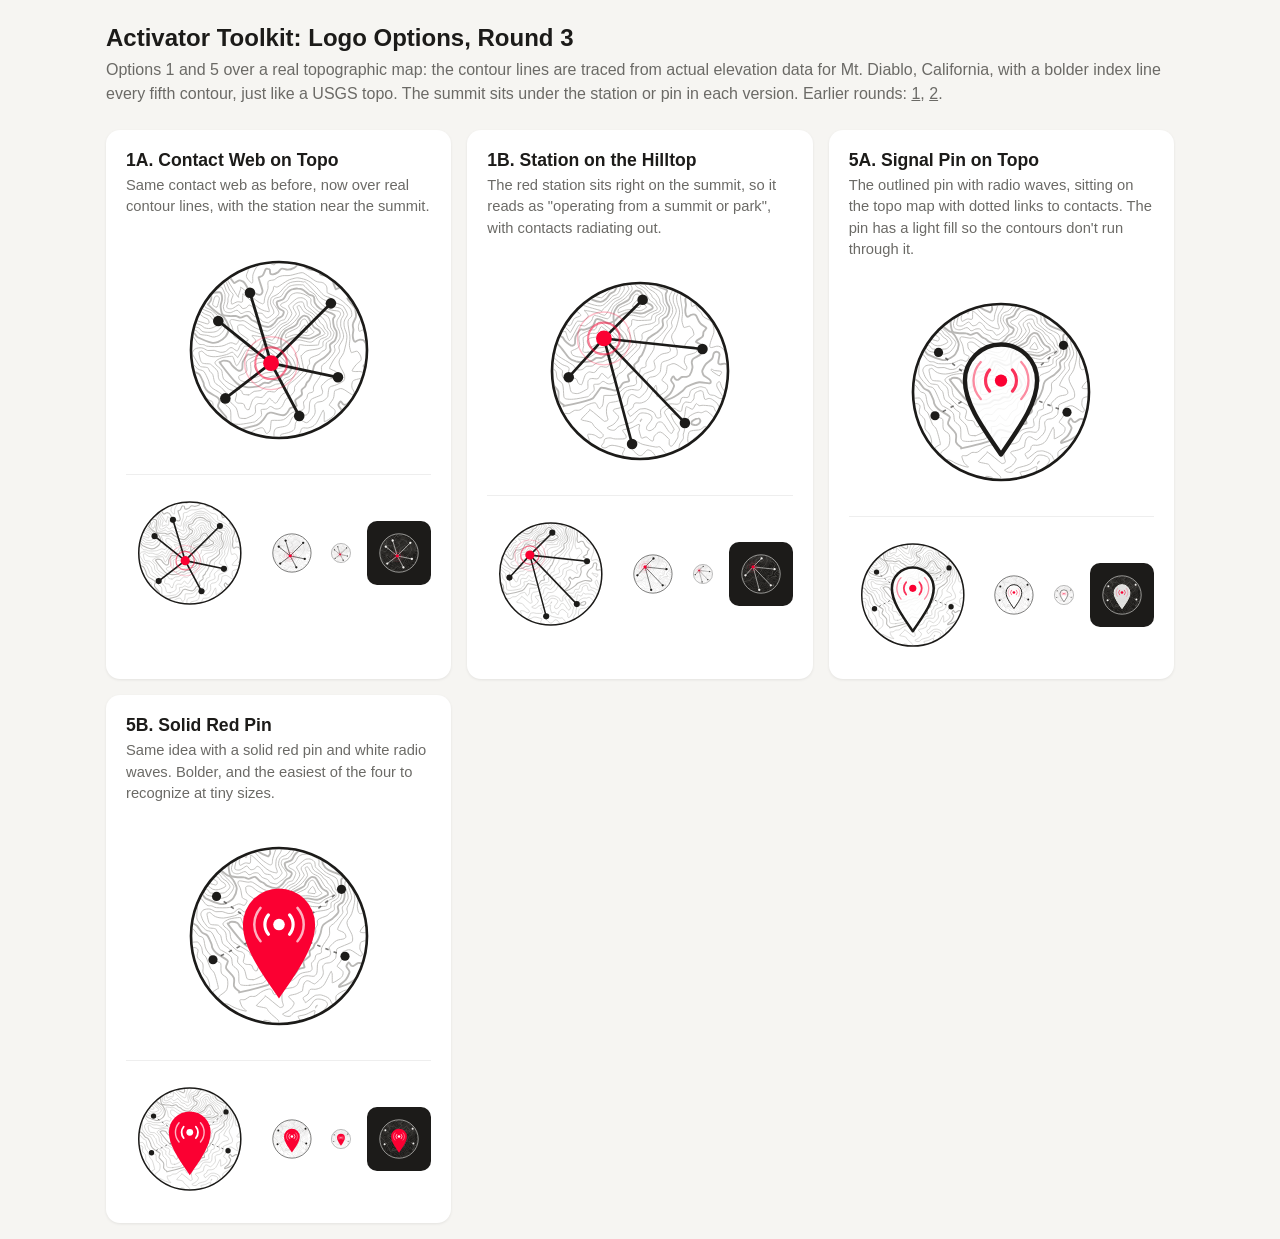
<file: artwork/logo-options/index.html>
<!DOCTYPE html>
<html lang="en">
<head>
<meta charset="UTF-8">
<meta name="viewport" content="width=device-width, initial-scale=1">
<meta name="robots" content="noindex,nofollow">
<title>Logo Options</title>
<style>
  :root { --ink:#1c1b19; --red:#fb0032; --topo:#8c8a86; --bg:#f6f5f2; --card:#fff; --muted:#6b6a66; }
  * { box-sizing:border-box; }
  body { margin:0; font-family:-apple-system, BlinkMacSystemFont, "Helvetica Neue", Arial, sans-serif; background:var(--bg); color:var(--ink); }
  header { padding:24px 16px 8px; max-width:1100px; margin:0 auto; }
  h1 { margin:0 0 6px; font-size:1.5rem; }
  header p { margin:0; color:var(--muted); line-height:1.5; }
  header a { color:var(--muted); }
  .grid { display:grid; grid-template-columns:repeat(auto-fill, minmax(300px, 1fr)); gap:16px; padding:16px; max-width:1100px; margin:0 auto; }
  .card { background:var(--card); border-radius:14px; padding:20px; box-shadow:0 1px 3px rgba(0,0,0,.08); }
  .card h2 { margin:0 0 4px; font-size:1.1rem; }
  .card p { margin:0 0 14px; color:var(--muted); font-size:.92rem; line-height:1.45; }
  .hero { display:flex; justify-content:center; padding:8px 0 14px; }
  .hero svg { width:220px; height:220px; }
  .sizes { display:flex; align-items:center; justify-content:center; gap:14px; border-top:1px solid #eee; padding-top:14px; }
  .sizes svg { display:block; }
  .dark { background:#1c1b19; border-radius:10px; padding:8px; }
  .dark svg { --ink:#f2f1ee; --topo:#b9b6b0; }
</style>
</head>
<body>

<svg width="0" height="0" style="position:absolute" aria-hidden="true">
  <defs>
    <clipPath id="disc"><circle cx="62.5" cy="62.5" r="49.2"/></clipPath>
    <!-- Contours traced from real elevation data (Mt. Diablo, CA; Terrarium tiles), bold index line every 5th -->
    <g id="topoW" clip-path="url(#disc)" fill="none" stroke="var(--topo)" stroke-linejoin="round" stroke-linecap="round">
<path d="M12.5 20.2C12.6 20.0 12.9 20.0 13.1 19.1C13.4 18.2 13.7 16.1 14.2 15.0C14.6 13.9 15.7 12.9 16.0 12.5" stroke-width="0.5"/>
<path d="M34.9 12.5C35.3 13.3 36.8 16.6 37.3 17.4C37.8 18.1 37.5 17.5 37.7 17.0C37.9 16.4 38.2 14.7 38.4 14.1C38.7 13.4 38.1 13.1 39.1 13.1C40.1 13.0 43.6 13.7 44.5 14.0C45.5 14.3 44.9 14.5 45.0 15.0C45.1 15.5 45.1 16.3 45.0 17.3C44.8 18.2 43.8 19.6 44.0 20.7C44.1 21.7 45.4 23.0 45.9 23.6C46.4 24.2 46.8 24.5 47.0 24.5C47.3 24.5 47.5 24.4 47.6 23.6C47.7 22.9 47.4 21.1 47.7 19.8C48.0 18.5 48.9 16.8 49.4 15.9C50.0 15.0 50.8 14.9 51.1 14.3C51.4 13.8 51.2 12.8 51.2 12.5" stroke-width="0.5"/>
<path d="M57.3 12.5C57.4 12.7 57.6 13.2 58.0 13.5C58.3 13.7 59.1 14.0 59.5 14.1C60.0 14.1 60.2 13.9 60.4 13.6C60.6 13.4 60.7 12.7 60.8 12.5" stroke-width="0.5"/>
<path d="M87.5 12.5C87.7 12.6 88.5 13.3 89.1 13.3C89.7 13.3 90.7 12.6 91.1 12.5" stroke-width="0.5"/>
<path d="M112.3 27.9C111.8 27.8 110.3 27.7 109.5 27.3C108.8 26.9 108.4 25.7 108.0 25.4C107.5 25.1 106.9 25.3 107.0 25.7C107.2 26.1 108.5 27.3 108.9 28.0C109.3 28.6 109.5 28.5 109.4 29.3C109.2 30.1 108.1 31.7 108.0 32.7C108.0 33.8 108.8 33.8 109.0 35.5C109.1 37.2 109.1 41.3 109.1 43.0C109.1 44.6 109.0 44.5 108.8 45.5C108.5 46.4 107.8 47.5 107.7 48.4C107.5 49.4 107.7 50.6 107.8 51.1C107.9 51.7 108.0 51.9 108.4 51.9C108.8 51.9 109.7 50.9 110.2 51.2C110.7 51.4 111.0 52.7 111.3 53.2C111.7 53.7 112.1 53.9 112.3 54.1" stroke-width="0.5"/>
<path d="M12.5 24.1C12.7 23.7 13.2 22.5 13.8 21.8C14.5 21.2 15.9 20.9 16.3 20.2C16.6 19.5 15.7 18.2 15.7 17.5C15.6 16.8 15.6 16.6 16.1 16.1C16.6 15.7 18.1 15.4 18.7 14.8C19.3 14.2 19.7 12.9 19.9 12.5" stroke-width="1.05"/>
<path d="M30.6 12.5C30.9 12.7 32.0 13.5 32.5 14.0C33.0 14.5 33.3 14.9 33.6 15.5C33.9 16.0 34.1 16.4 34.2 17.3C34.3 18.1 33.9 19.3 34.3 20.5C34.7 21.6 36.1 23.3 36.6 24.0C37.1 24.6 37.0 24.5 37.5 24.3C38.0 24.2 39.1 23.1 39.8 23.0C40.5 22.8 41.1 23.1 41.6 23.4C42.1 23.6 42.5 23.9 43.0 24.5C43.4 25.0 43.9 26.1 44.4 26.8C44.9 27.5 45.2 27.9 46.1 28.6C47.0 29.2 48.9 30.3 49.8 30.7C50.6 31.1 50.9 31.2 51.4 31.2C51.8 31.1 52.3 30.9 52.6 30.5C52.8 30.0 53.3 30.1 53.1 28.6C52.8 27.2 51.3 23.1 51.0 21.8C50.8 20.6 51.1 21.4 51.4 21.1C51.8 20.8 52.7 20.8 53.3 20.0C53.9 19.2 54.5 17.2 55.0 16.6C55.4 16.0 55.8 16.3 56.1 16.4C56.5 16.4 57.0 16.4 57.2 16.8C57.5 17.3 57.3 18.6 57.6 19.1C57.9 19.5 58.4 19.6 59.1 19.5C59.8 19.4 61.0 18.9 61.8 18.4C62.7 17.8 63.1 16.5 64.1 16.3C65.0 16.0 66.3 16.9 67.5 16.8C68.7 16.8 70.3 16.2 71.1 15.8C72.0 15.4 72.2 15.1 72.6 14.5C72.9 14.0 73.2 12.8 73.3 12.5" stroke-width="1.05"/>
<path d="M78.0 12.5C77.9 12.8 77.4 14.0 77.3 14.5C77.3 15.1 77.2 15.3 77.8 15.7C78.4 16.1 79.8 16.8 80.9 17.0C82.0 17.2 83.6 16.7 84.3 16.8C85.0 16.9 84.8 17.1 85.1 17.5C85.3 17.9 85.7 19.1 85.9 19.5C86.2 19.9 86.2 19.9 86.6 19.9C87.0 20.0 87.8 20.3 88.4 20.0C89.0 19.6 89.5 18.3 90.0 17.8C90.5 17.3 90.9 17.2 91.4 17.1C91.9 17.1 92.3 17.1 93.0 17.3C93.6 17.5 94.7 18.1 95.1 18.4C95.6 18.7 95.6 18.7 95.7 18.9C95.7 19.1 95.9 19.2 95.5 19.5C95.1 19.9 93.8 20.7 93.3 21.1C92.8 21.6 92.6 21.0 92.8 22.0C93.0 23.1 94.1 26.5 94.5 27.5C95.0 28.4 94.6 27.9 95.2 27.7C95.8 27.6 97.4 26.8 98.2 26.6C99.0 26.3 99.4 26.4 100.0 26.5C100.6 26.5 100.8 26.6 101.6 27.0C102.4 27.5 104.1 28.6 104.7 29.1C105.3 29.6 105.0 29.7 105.0 30.0C105.0 30.3 105.2 30.4 104.7 30.9C104.2 31.4 102.4 32.5 101.9 33.0C101.4 33.4 101.1 32.8 101.6 33.6C102.2 34.5 104.5 37.0 105.2 38.0C105.9 39.0 105.7 38.6 105.9 39.5C106.0 40.5 106.4 42.3 106.2 43.6C105.9 45.0 104.7 46.5 104.5 47.7C104.2 49.0 104.8 50.1 104.8 51.1C104.7 52.2 104.4 53.2 104.4 54.1C104.4 55.0 104.6 56.1 104.8 56.7C105.0 57.3 105.2 57.9 105.7 57.9C106.2 57.8 107.2 56.8 108.0 56.7C108.7 56.5 109.5 56.7 110.0 56.8C110.5 56.9 110.6 57.0 111.0 57.5C111.4 58.0 112.1 59.3 112.3 59.7" stroke-width="1.05"/>
<path d="M112.3 19.2C111.5 18.9 108.8 17.2 107.5 17.1C106.2 16.9 106.2 18.1 104.5 18.4C102.8 18.6 98.6 18.6 97.3 18.4C96.0 18.2 96.7 18.3 96.8 17.3C96.8 16.3 97.5 13.3 97.6 12.5" stroke-width="1.05"/>
<path d="M12.5 40.5C12.7 40.5 13.4 40.8 13.6 40.7C13.8 40.7 13.9 41.2 13.8 40.2C13.6 39.2 12.8 36.8 12.8 34.8C12.8 32.8 13.7 29.7 13.6 28.1C13.6 26.5 12.7 25.7 12.5 25.2" stroke-width="1.05"/>
<path d="M112.3 70.4C112.1 70.5 111.2 70.9 110.9 71.1C110.7 71.4 110.4 71.5 110.6 71.8C110.8 72.1 112.0 72.7 112.3 72.8" stroke-width="1.05"/>
<path d="M112.3 80.1C111.8 80.3 110.2 80.9 109.5 81.3C108.9 81.7 108.6 82.1 108.3 82.5C108.1 82.9 108.0 83.1 108.0 83.9C108.0 84.6 108.5 86.0 108.4 87.0C108.3 88.1 107.7 89.5 107.4 90.2C107.1 90.9 107.1 90.8 106.7 91.1C106.2 91.4 105.5 91.8 104.8 92.0C104.1 92.1 103.2 91.8 102.6 92.0C102.0 92.3 101.6 93.0 101.1 93.3C100.7 93.5 100.4 93.7 100.0 93.7C99.6 93.7 99.2 93.6 98.9 93.3C98.5 93.0 98.0 91.9 97.7 91.8C97.4 91.6 97.3 91.8 97.0 92.2C96.8 92.5 96.1 93.2 96.3 93.9C96.4 94.6 97.6 95.7 97.9 96.4C98.1 97.0 98.2 96.9 97.8 97.7C97.5 98.6 96.8 100.3 95.9 101.4C95.1 102.5 93.2 103.6 92.5 104.3C91.9 105.0 92.0 105.2 92.0 105.4C92.1 105.6 91.9 105.8 93.0 105.4C94.0 105.0 96.5 104.2 98.2 103.3C99.8 102.3 101.8 100.7 103.0 99.8C104.1 98.9 103.4 98.5 105.0 97.7C106.6 96.9 111.1 95.2 112.3 94.8" stroke-width="1.05"/>
<path d="M112.3 16.3C112.0 16.1 111.1 15.4 110.8 14.8C110.4 14.1 110.0 12.9 109.9 12.5" stroke-width="0.5"/>
<path d="M12.5 44.7C13.9 45.2 19.5 47.0 21.1 47.5C22.8 47.9 22.0 47.5 22.3 47.4C22.6 47.3 22.8 47.2 22.8 46.8C22.8 46.4 22.6 45.5 22.1 45.0C21.5 44.5 20.5 44.3 19.5 43.7C18.6 43.0 17.3 41.9 16.6 40.9C15.8 39.9 15.3 38.6 15.0 37.7C14.6 36.8 14.5 36.1 14.5 35.5C14.4 34.9 14.5 34.7 14.8 34.1C15.1 33.5 16.0 33.0 16.2 31.8C16.4 30.6 16.0 28.0 15.8 26.8C15.6 25.6 15.1 25.3 14.9 24.8C14.8 24.3 14.8 24.1 15.0 23.9C15.1 23.6 15.3 23.2 15.9 23.3C16.6 23.4 18.0 24.4 18.9 24.4C19.7 24.4 20.6 23.7 20.9 23.4C21.3 23.1 21.4 23.2 21.1 22.7C20.8 22.3 19.6 21.3 19.2 20.7C18.7 20.1 18.3 20.1 18.7 19.1C19.0 18.1 20.6 15.6 21.1 14.8C21.7 14.0 21.5 14.1 22.0 14.3C22.6 14.4 23.4 15.7 24.5 15.8C25.7 15.9 28.1 14.7 29.1 14.6C30.1 14.4 30.0 14.7 30.5 14.9C30.9 15.0 31.3 15.2 31.6 15.7C31.9 16.1 32.3 16.6 32.5 17.5C32.6 18.4 31.3 18.8 32.4 21.1C33.5 23.5 37.7 30.1 38.9 31.8C40.1 33.5 39.2 32.0 39.5 31.4C39.8 30.7 40.4 28.6 40.7 27.9C41.0 27.2 39.9 26.2 41.4 27.2C42.8 28.2 47.4 32.6 49.3 34.1C51.2 35.6 52.0 35.8 52.7 36.1C53.4 36.5 53.4 36.2 53.6 36.1C53.9 35.9 54.0 36.0 54.1 35.4C54.2 34.8 54.1 33.8 54.5 32.5C54.8 31.2 55.9 29.1 56.2 27.7C56.4 26.4 56.1 25.1 56.2 24.3C56.4 23.6 56.2 23.5 56.8 23.2C57.4 22.9 58.9 22.9 59.8 22.6C60.6 22.2 61.1 21.5 61.9 21.1C62.7 20.8 63.4 20.5 64.5 20.3C65.7 20.1 67.1 20.4 68.9 20.1C70.6 19.8 73.6 18.8 75.0 18.6C76.4 18.5 76.1 18.6 77.5 19.4C78.9 20.2 81.9 22.6 83.4 23.4C85.0 24.1 86.0 23.9 86.8 24.1C87.7 24.4 87.9 24.5 88.4 24.9C88.9 25.4 89.4 25.9 89.6 26.6C89.9 27.3 89.7 28.7 89.8 29.3C90.0 29.9 89.3 29.6 90.4 30.2C91.4 30.8 94.5 32.0 96.1 33.0C97.8 34.0 99.1 35.1 100.2 36.2C101.4 37.3 102.6 38.2 103.2 39.4C103.8 40.6 104.0 42.0 103.8 43.2C103.5 44.3 101.8 44.4 101.7 46.4C101.5 48.3 102.6 52.7 102.8 55.0C102.9 57.3 102.4 58.6 102.5 60.0C102.6 61.4 103.2 63.0 103.4 63.6C103.7 64.3 103.6 63.9 104.1 63.9C104.6 63.8 105.8 63.3 106.4 63.2C106.9 63.2 106.9 63.2 107.3 63.5C107.7 63.9 108.3 64.6 108.6 65.3C109.0 66.0 109.2 66.9 109.2 67.5C109.2 68.1 109.3 68.1 108.8 68.6C108.4 69.2 107.2 69.9 106.4 70.8C105.6 71.7 104.3 73.4 104.1 74.1C103.9 74.7 104.5 74.6 105.2 74.7C105.9 74.8 107.7 74.7 108.4 74.7C109.2 74.8 109.3 74.9 109.8 75.1C110.2 75.4 110.7 75.8 110.9 76.1C111.2 76.5 111.2 76.9 111.0 77.3C110.8 77.6 110.7 77.9 109.8 78.3C108.9 78.7 106.5 79.2 105.6 79.5C104.7 79.9 104.6 79.8 104.3 80.5C104.0 81.1 103.7 82.7 103.9 83.6C104.0 84.6 105.1 85.7 105.2 86.4C105.4 87.1 105.0 87.6 104.8 87.9C104.5 88.1 104.7 88.3 103.7 87.7C102.6 87.2 99.8 84.9 98.4 84.5C97.0 84.1 95.9 85.0 95.2 85.2C94.5 85.5 94.4 85.1 94.1 85.9C93.8 86.7 93.9 88.8 93.4 90.0C92.9 91.2 91.5 92.7 91.2 93.4C90.9 94.1 91.1 93.9 91.6 94.3C92.0 94.8 93.3 95.6 93.8 96.1C94.3 96.6 94.3 96.8 94.4 97.3C94.4 97.7 94.4 98.3 94.1 98.9C93.9 99.4 93.6 99.9 92.7 100.6C91.8 101.4 89.4 102.9 88.6 103.1C87.9 103.4 88.3 102.9 88.2 102.0C88.1 101.2 88.3 98.9 88.2 98.1C88.1 97.3 87.9 97.4 87.8 97.3C87.6 97.1 88.0 96.0 87.3 97.2C86.5 98.4 84.7 102.8 83.4 104.4C82.1 106.0 80.8 106.3 79.5 106.7C78.3 107.2 76.6 106.4 75.7 106.9C74.8 107.4 75.0 109.0 74.3 109.7C73.7 110.5 72.3 110.9 71.8 111.4C71.2 111.8 71.2 112.3 71.1 112.5" stroke-width="0.5"/>
<path d="M90.0 112.5C90.2 112.1 90.3 110.9 90.9 110.2C91.5 109.4 92.9 108.5 93.9 108.1C94.8 107.6 95.4 107.3 96.6 107.2C97.8 107.1 99.9 107.8 100.8 107.3C101.8 106.7 101.6 104.5 102.4 103.9C103.3 103.2 105.4 103.6 106.1 103.4C106.9 103.2 106.5 103.3 106.7 102.7C106.9 102.1 106.6 100.6 107.5 99.8C108.4 98.9 111.5 98.0 112.3 97.6" stroke-width="0.5"/>
<path d="M12.5 108.3C12.8 108.2 14.1 108.0 14.5 107.8C15.0 107.5 15.1 107.2 15.1 106.8C15.1 106.5 15.2 106.4 14.7 105.7C14.3 105.0 12.9 103.0 12.5 102.5" stroke-width="0.5"/>
<path d="M76.0 112.5C76.4 112.2 77.3 111.0 78.2 110.6C79.0 110.2 80.2 110.1 81.1 110.1C82.0 110.1 82.8 110.2 83.6 110.6C84.5 111.0 85.9 112.2 86.4 112.5" stroke-width="0.5"/>
<path d="M12.5 47.2C12.8 47.2 13.6 47.0 14.5 47.2C15.5 47.4 17.2 48.0 18.2 48.4C19.1 48.9 19.5 49.6 20.2 49.9C20.9 50.2 21.8 50.2 22.5 50.3C23.2 50.3 23.5 50.3 24.3 50.0C25.2 49.7 27.0 48.9 27.5 48.4C28.0 47.9 27.6 47.4 27.1 46.8C26.7 46.3 25.4 45.7 24.8 45.1C24.1 44.5 24.0 43.6 23.4 43.2C22.7 42.7 21.8 42.8 20.9 42.3C20.0 41.8 18.6 41.1 17.8 40.0C16.9 38.9 16.2 36.8 16.0 35.9C15.8 35.0 16.0 35.3 16.4 34.8C16.8 34.2 18.2 33.4 18.5 32.5C18.7 31.6 17.9 30.1 17.9 29.3C17.9 28.5 17.3 28.5 18.3 27.7C19.4 26.9 22.9 25.2 24.0 24.5C25.1 23.9 24.7 24.1 24.8 23.6C24.9 23.2 24.9 22.6 24.8 22.0C24.7 21.5 24.5 20.8 24.1 20.4C23.6 20.0 22.5 20.0 22.1 19.8C21.7 19.6 21.8 19.3 21.8 19.1C21.9 18.9 22.1 18.7 22.5 18.7C22.9 18.7 23.6 19.2 24.3 18.9C25.0 18.6 26.1 17.4 26.8 17.0C27.5 16.6 27.9 16.6 28.4 16.6C28.9 16.5 29.4 16.5 29.8 16.7C30.1 16.8 30.5 16.7 30.6 17.5C30.7 18.3 30.2 20.3 30.5 21.4C30.8 22.4 31.8 22.7 32.4 23.9C33.1 25.0 33.8 27.3 34.4 28.4C35.0 29.5 36.0 30.1 36.3 30.7C36.6 31.2 36.4 31.2 36.3 31.8C36.1 32.4 35.5 33.4 35.4 34.1C35.2 34.7 35.4 35.3 35.5 35.7C35.5 36.1 35.3 36.5 35.9 36.4C36.5 36.3 37.9 35.3 38.9 35.1C39.8 34.9 41.1 35.7 41.6 35.2C42.1 34.6 41.7 32.5 41.9 31.8C42.1 31.1 41.2 29.9 42.7 31.1C44.3 32.2 48.9 37.1 51.1 38.7C53.4 40.3 55.4 40.5 56.4 40.7C57.3 40.9 57.0 40.4 56.9 39.8C56.9 39.2 56.3 38.1 56.2 37.0C56.1 35.9 56.0 34.6 56.5 33.2C56.9 31.8 58.6 29.8 59.1 28.6C59.6 27.5 59.1 26.7 59.6 26.4C60.0 26.0 60.5 27.1 61.8 26.6C63.1 26.0 65.9 23.8 67.5 23.0C69.1 22.2 70.1 22.1 71.1 21.8C72.2 21.6 72.5 21.3 73.9 21.6C75.2 21.8 77.7 22.4 79.3 23.3C81.0 24.1 82.2 25.5 83.7 26.8C85.1 28.2 86.6 30.4 88.0 31.4C89.3 32.4 90.7 32.3 91.8 33.0C93.0 33.7 93.7 34.9 94.8 35.6C95.8 36.2 97.4 36.7 98.2 37.1C98.9 37.4 98.8 37.2 99.3 38.0C99.8 38.7 101.0 40.9 101.3 41.8C101.6 42.7 101.4 42.5 101.1 43.2C100.8 43.9 99.8 45.0 99.6 46.1C99.3 47.2 99.4 48.3 99.7 49.8C100.0 51.3 101.2 52.9 101.1 55.2C101.0 57.6 100.0 61.5 99.3 63.9C98.5 66.2 96.6 67.3 96.6 69.3C96.6 71.3 98.8 74.5 99.4 75.9C99.9 77.3 99.8 77.4 99.8 78.0C99.9 78.5 99.8 78.9 99.6 79.3C99.4 79.7 99.6 79.8 98.9 80.3C98.1 80.8 96.2 81.8 95.0 82.3C93.8 82.8 92.4 83.0 91.7 83.4C91.0 83.8 91.0 83.9 90.8 84.8C90.5 85.6 90.4 87.8 90.3 88.6C90.1 89.5 90.1 89.3 89.6 89.8C89.1 90.3 88.1 91.2 87.3 91.6C86.4 92.0 85.2 91.9 84.5 92.1C83.9 92.3 83.6 92.6 83.3 93.0C83.0 93.3 82.8 93.4 82.8 94.3C82.7 95.2 83.3 97.0 83.0 98.2C82.8 99.4 81.9 100.4 81.1 101.4C80.3 102.3 79.2 103.6 78.2 103.8C77.1 103.9 75.6 102.4 74.8 102.2C73.9 101.9 73.7 102.0 73.2 102.3C72.7 102.7 72.3 103.2 71.9 104.1C71.6 105.0 71.8 106.9 71.1 107.7C70.5 108.6 69.2 108.9 68.0 109.4C66.7 109.8 64.6 110.1 63.9 110.4C63.1 110.8 63.5 111.0 63.6 111.4C63.6 111.7 64.0 112.3 64.1 112.5" stroke-width="0.5"/>
<path d="M12.5 110.4C13.4 110.4 16.7 111.1 17.7 110.2C18.7 109.3 18.6 106.6 18.6 105.0C18.5 103.4 17.9 101.9 17.3 100.7C16.7 99.4 15.3 98.6 14.8 97.5C14.4 96.4 14.9 95.3 14.9 94.3C14.8 93.4 14.6 92.4 14.4 91.8C14.2 91.2 14.0 91.1 13.6 90.9C13.3 90.7 12.7 90.6 12.5 90.5" stroke-width="0.5"/>
<path d="M92.5 112.5C92.7 112.2 92.9 111.2 93.4 110.7C93.9 110.2 94.7 109.8 95.5 109.7C96.3 109.5 97.4 109.6 98.2 109.9C99.0 110.2 99.6 111.0 100.2 111.3C100.8 111.6 101.2 112.4 101.8 111.7C102.4 111.0 103.1 107.9 103.6 106.9C104.1 106.0 104.2 106.3 104.8 106.2C105.3 106.2 106.5 106.6 107.0 106.6C107.6 106.5 107.6 106.4 108.0 106.1C108.3 105.8 108.9 105.3 109.2 104.5C109.5 103.8 109.3 102.2 109.8 101.5C110.3 100.7 111.9 100.2 112.3 99.9" stroke-width="0.5"/>
<path d="M12.5 49.0C13.2 49.2 15.7 49.4 16.8 49.9C18.0 50.5 18.0 51.7 19.3 52.1C20.6 52.5 23.2 52.5 24.5 52.4C25.9 52.3 26.6 52.1 27.5 51.6C28.4 51.1 29.4 50.0 29.8 49.3C30.2 48.7 30.1 48.3 29.9 47.7C29.6 47.1 29.1 46.3 28.4 45.7C27.8 45.1 26.6 44.7 25.9 44.0C25.2 43.3 25.2 42.3 24.1 41.5C23.0 40.7 20.1 40.0 19.1 39.1C18.1 38.3 18.0 37.2 17.9 36.6C17.7 36.0 17.8 36.1 18.2 35.5C18.6 35.0 20.1 34.1 20.4 33.2C20.8 32.3 20.1 30.9 20.2 30.2C20.2 29.5 20.2 29.6 20.6 29.1C21.1 28.6 21.6 27.8 22.6 27.3C23.7 26.7 26.1 26.2 26.8 25.7C27.6 25.2 27.2 25.2 27.2 24.3C27.2 23.5 26.7 21.5 26.8 20.7C26.9 19.9 27.4 19.3 27.7 19.5C28.0 19.7 28.2 21.2 28.8 22.0C29.3 22.9 30.5 23.7 31.1 24.8C31.7 25.9 32.0 27.6 32.5 28.6C33.0 29.7 33.8 30.2 34.0 30.9C34.2 31.7 33.6 32.5 33.5 33.2C33.4 33.9 33.6 34.5 33.5 35.2C33.4 35.9 32.9 37.0 32.8 37.5C32.8 38.0 32.9 38.2 33.0 38.4C33.2 38.7 33.3 39.0 33.9 39.0C34.4 39.1 35.2 39.3 36.1 38.9C37.0 38.6 38.6 37.2 39.3 36.9C40.0 36.6 39.9 37.0 40.3 37.3C40.7 37.6 41.2 38.5 41.6 38.8C42.0 39.0 42.3 39.0 42.7 38.9C43.1 38.8 43.6 38.7 44.1 38.4C44.6 38.1 45.0 36.9 45.7 37.0C46.3 37.0 47.2 37.8 48.0 38.6C48.7 39.3 49.2 40.7 50.0 41.3C50.8 41.8 52.1 41.3 53.0 41.8C53.8 42.3 54.4 43.7 55.0 44.0C55.6 44.4 55.8 44.3 56.4 44.1C56.9 43.9 57.6 43.4 58.2 42.9C58.7 42.3 59.7 42.0 59.6 40.9C59.6 39.8 58.1 37.5 57.8 36.4C57.5 35.2 57.7 34.7 57.8 34.1C58.0 33.4 57.8 33.1 58.5 32.5C59.3 31.9 61.0 31.5 62.5 30.2C64.0 28.9 66.0 25.9 67.7 24.8C69.4 23.7 71.3 23.7 72.7 23.5C74.2 23.4 75.5 23.7 76.4 23.9C77.3 24.0 76.5 23.0 78.2 24.5C79.8 26.0 84.2 31.0 86.2 32.7C88.3 34.5 89.5 34.3 90.5 35.1C91.4 35.8 90.9 36.7 92.0 37.3C93.1 37.9 96.0 38.3 97.0 38.7C98.1 39.1 98.0 39.2 98.4 39.8C98.8 40.4 99.4 41.3 99.3 42.3C99.2 43.2 98.0 44.3 97.7 45.5C97.5 46.6 97.5 48.0 97.6 49.1C97.8 50.2 98.4 51.0 98.7 52.0C98.9 53.1 99.4 54.1 99.1 55.5C98.8 56.9 97.0 59.2 96.6 60.5C96.3 61.7 96.9 62.1 96.9 62.7C96.8 63.3 97.1 63.2 96.5 64.1C96.0 65.0 94.3 66.8 93.5 68.2C92.6 69.6 91.6 71.6 91.3 72.5C91.1 73.4 91.3 73.0 92.0 73.4C92.6 73.8 94.5 74.5 95.2 75.0C95.8 75.5 95.8 75.9 95.9 76.4C96.0 76.8 96.0 77.2 95.7 77.5C95.5 77.8 95.2 78.1 94.3 78.4C93.5 78.6 91.9 78.5 90.7 79.2C89.5 79.9 87.7 81.6 87.0 82.4C86.4 83.1 86.6 83.0 86.6 83.6C86.6 84.2 87.2 85.3 87.3 85.9C87.3 86.5 87.2 86.9 87.1 87.3C86.9 87.7 87.0 87.8 86.1 88.2C85.2 88.7 82.5 89.6 81.6 90.1C80.7 90.5 81.0 90.4 80.7 90.8C80.4 91.3 80.0 91.7 79.9 92.7C79.7 93.8 79.8 96.0 79.6 97.0C79.4 98.1 79.0 98.5 78.7 98.9C78.3 99.3 78.3 99.4 77.5 99.5C76.7 99.5 74.9 99.1 73.9 99.1C72.9 99.2 72.2 99.5 71.5 99.8C70.9 100.1 70.5 100.2 70.0 101.0C69.5 101.7 68.9 103.4 68.4 104.1C68.0 104.8 68.0 104.7 67.5 105.0C67.1 105.3 66.8 105.5 65.7 105.9C64.6 106.2 61.9 106.4 60.9 107.0C59.9 107.6 59.9 108.4 59.7 109.3C59.5 110.2 59.7 112.0 59.8 112.5" stroke-width="0.5"/>
<path d="M21.5 112.5C21.3 111.9 20.7 109.4 20.7 108.6C20.6 107.8 20.8 108.1 21.2 107.7C21.6 107.4 22.7 106.9 23.0 106.6C23.4 106.2 23.7 107.0 23.4 105.7C23.2 104.4 22.3 100.4 21.6 98.6C20.9 96.8 20.0 96.6 19.1 94.9C18.2 93.3 17.2 90.0 16.4 88.6C15.7 87.2 15.1 87.5 14.7 86.6C14.3 85.7 14.4 84.0 14.0 83.2C13.7 82.4 12.8 82.0 12.5 81.8" stroke-width="0.5"/>
<path d="M104.2 112.5C104.3 112.1 104.3 110.6 104.5 110.0C104.6 109.4 104.6 109.0 105.2 109.1C105.8 109.2 107.5 110.3 108.2 110.4C108.8 110.4 108.8 110.0 109.2 109.5C109.5 109.1 109.9 107.9 110.2 107.6C110.5 107.2 110.6 106.9 110.9 107.2C111.2 107.5 112.0 108.8 112.3 109.2" stroke-width="0.5"/>
<path d="M51.9 112.5C51.7 112.3 51.4 111.6 51.1 111.3C50.9 111.1 50.8 110.8 50.5 111.0C50.1 111.2 49.2 112.3 49.0 112.5" stroke-width="0.5"/>
<path d="M12.5 50.7C13.0 50.9 14.6 51.0 15.5 51.5C16.3 52.0 16.6 53.1 17.7 53.6C18.9 54.0 21.1 54.0 22.3 54.3C23.4 54.5 24.0 55.1 24.8 55.1C25.6 55.2 26.2 55.1 27.0 54.8C27.8 54.5 28.7 54.2 29.5 53.3C30.4 52.5 31.7 50.6 32.0 49.5C32.3 48.5 32.6 48.5 31.4 47.0C30.2 45.5 26.6 41.9 24.9 40.5C23.1 39.0 21.8 39.0 21.0 38.4C20.2 37.8 20.1 37.4 20.0 37.0C19.9 36.7 19.9 36.7 20.3 36.1C20.6 35.6 21.9 34.5 22.2 33.6C22.5 32.7 22.1 31.4 22.2 30.7C22.3 30.0 22.6 29.8 23.0 29.4C23.3 29.0 23.8 28.7 24.5 28.4C25.3 28.2 26.7 28.2 27.5 27.9C28.3 27.6 28.9 26.8 29.3 26.7C29.8 26.6 29.8 26.6 30.2 27.3C30.6 28.0 31.5 29.6 31.8 30.9C32.0 32.2 31.8 33.9 31.7 35.0C31.5 36.1 31.0 37.0 30.9 37.7C30.9 38.5 31.0 39.0 31.2 39.5C31.4 40.0 31.5 40.4 32.0 40.7C32.6 41.0 33.7 41.4 34.8 41.3C35.9 41.2 37.6 39.9 38.6 39.9C39.7 40.0 40.1 41.7 40.9 41.8C41.7 41.9 42.8 41.0 43.6 40.8C44.5 40.7 45.3 40.5 46.1 40.9C47.0 41.4 47.7 42.8 48.5 43.4C49.4 44.0 50.6 44.0 51.4 44.4C52.1 44.9 52.5 45.8 52.9 46.1C53.3 46.5 53.3 46.4 53.9 46.5C54.4 46.7 55.6 46.9 56.1 47.0C56.7 47.0 56.0 47.6 57.0 46.7C58.1 45.9 62.0 43.6 62.4 41.8C62.8 40.1 59.9 37.3 59.4 36.1C58.9 35.0 59.2 35.2 59.2 34.8C59.3 34.4 59.4 33.9 59.7 33.6C59.9 33.3 59.9 33.2 60.6 33.0C61.2 32.7 62.8 32.7 63.6 32.0C64.5 31.4 64.9 30.0 65.6 29.1C66.4 28.2 67.3 27.1 68.2 26.5C69.1 25.9 70.0 25.8 71.1 25.6C72.3 25.4 74.3 25.4 75.2 25.5C76.1 25.5 75.8 25.2 76.6 25.8C77.4 26.4 78.9 28.3 80.0 29.1C81.0 29.9 81.9 30.0 82.7 30.8C83.5 31.7 84.0 33.4 84.8 34.4C85.5 35.4 86.3 36.2 87.3 37.0C88.4 37.9 89.7 38.9 91.1 39.5C92.6 40.1 95.1 40.1 96.1 40.4C97.2 40.7 97.1 41.0 97.3 41.4C97.5 41.8 97.6 42.0 97.3 42.7C97.0 43.5 95.8 44.8 95.5 45.9C95.2 47.0 95.4 48.1 95.6 49.1C95.8 50.1 96.6 50.8 96.8 51.8C97.1 52.8 97.3 54.2 97.2 55.2C97.0 56.3 96.2 57.3 95.7 58.2C95.1 59.0 94.2 59.4 93.9 60.2C93.7 61.1 94.8 62.0 94.1 63.4C93.4 64.9 91.0 67.6 89.8 68.9C88.6 70.3 87.3 70.4 86.8 71.6C86.2 72.8 87.2 74.5 86.4 76.4C85.7 78.3 83.1 81.3 82.3 83.0C81.6 84.6 82.5 85.4 81.9 86.1C81.4 86.9 79.7 86.6 79.1 87.3C78.5 87.9 78.7 89.2 78.2 90.0C77.8 90.8 76.7 91.2 76.5 92.0C76.2 92.9 76.8 94.3 76.8 95.0C76.7 95.7 76.6 95.8 76.3 96.1C76.1 96.4 76.3 96.5 75.2 96.8C74.2 97.1 71.7 97.2 70.0 98.1C68.3 99.0 66.9 101.4 65.0 102.1C63.1 102.8 59.8 102.3 58.6 102.5C57.5 102.8 58.2 102.5 58.0 103.4C57.8 104.3 57.8 106.7 57.5 107.8C57.2 108.8 56.6 109.4 56.1 109.7C55.7 110.0 55.4 110.0 55.0 109.6C54.6 109.1 54.2 107.5 53.6 107.0C53.1 106.6 52.7 106.6 51.8 106.8C50.9 107.0 49.5 107.5 48.3 108.2C47.1 108.8 45.7 110.3 44.5 110.8C43.4 111.3 41.9 110.9 41.1 111.1C40.4 111.4 40.1 112.3 39.9 112.5" stroke-width="0.5"/>
<path d="M24.0 112.5C24.0 112.2 23.7 111.1 24.1 110.5C24.6 109.9 25.9 109.5 26.6 108.9C27.3 108.3 28.0 108.4 28.3 107.0C28.6 105.7 29.0 102.5 28.5 100.9C28.0 99.4 25.9 99.2 25.3 97.7C24.7 96.3 25.3 93.4 24.8 92.3C24.4 91.1 23.8 91.9 22.5 90.7C21.2 89.5 18.3 87.1 17.0 85.0C15.8 82.9 15.6 79.5 15.1 78.2C14.7 76.9 14.8 77.6 14.3 77.3C13.9 77.1 12.8 76.9 12.5 76.8" stroke-width="0.5"/>
<path d="M12.5 52.5C12.8 52.6 13.9 52.7 14.5 53.1C15.2 53.6 15.0 54.5 16.6 55.4C18.2 56.2 22.2 57.9 24.1 58.3C25.9 58.7 26.3 58.5 27.7 58.0C29.0 57.4 31.2 56.1 32.2 54.8C33.3 53.4 33.9 51.3 33.9 49.8C34.0 48.3 33.1 47.0 32.5 45.9C31.9 44.8 31.1 43.7 30.4 43.0C29.6 42.3 29.3 42.7 28.0 41.7C26.6 40.7 23.4 38.0 22.5 37.0C21.6 36.1 22.3 36.7 22.6 36.1C22.8 35.6 23.7 34.7 23.9 33.9C24.2 33.0 23.9 31.8 24.0 31.1C24.2 30.5 24.2 30.4 25.0 30.1C25.8 29.9 27.8 29.6 28.6 29.7C29.4 29.8 29.6 30.0 29.8 30.7C30.1 31.4 30.2 33.1 30.1 34.1C30.0 35.1 29.5 36.1 29.4 36.8C29.3 37.6 29.3 37.9 29.4 38.6C29.5 39.4 29.7 40.5 29.9 41.1C30.2 41.8 30.2 42.2 30.9 42.6C31.6 42.9 33.1 43.1 34.3 43.2C35.5 43.3 37.1 43.1 38.2 43.2C39.2 43.4 39.7 44.1 40.7 44.1C41.7 44.1 43.3 42.8 44.3 43.0C45.4 43.3 46.2 44.8 47.0 45.4C47.9 46.0 48.8 46.1 49.5 46.6C50.2 47.0 50.2 47.7 51.4 48.1C52.6 48.6 55.2 49.5 56.6 49.4C58.0 49.3 58.7 48.3 59.6 47.5C60.4 46.7 61.1 45.4 61.8 44.7C62.6 44.0 63.5 43.9 64.1 43.4C64.6 42.9 65.0 42.1 65.1 41.6C65.3 41.1 65.4 40.8 65.0 40.4C64.6 40.0 63.2 39.5 62.7 39.0C62.2 38.6 62.1 38.4 61.9 38.0C61.6 37.5 61.3 36.6 61.3 36.1C61.2 35.6 60.9 35.5 61.5 35.0C62.2 34.5 64.3 34.2 65.1 33.4C66.0 32.7 66.2 31.3 66.8 30.5C67.5 29.6 68.3 29.0 68.9 28.5C69.5 28.1 69.7 28.0 70.5 27.9C71.2 27.7 72.3 27.5 73.2 27.6C74.1 27.6 74.9 27.6 75.9 28.2C76.9 28.7 78.3 30.2 79.3 30.8C80.3 31.4 81.3 31.5 81.8 31.8C82.4 32.2 82.4 32.3 82.5 33.0C82.7 33.6 82.4 34.7 82.9 35.7C83.4 36.7 83.9 37.7 85.7 38.9C87.5 40.0 92.6 41.5 93.8 42.5C95.1 43.5 93.2 43.9 93.2 45.0C93.2 46.1 93.4 48.0 93.7 49.1C94.0 50.2 94.8 51.1 95.1 51.8C95.3 52.5 95.3 52.7 95.3 53.2C95.3 53.7 95.3 54.3 95.1 55.0C94.9 55.7 94.7 56.5 94.1 57.3C93.5 58.0 91.8 58.7 91.5 59.5C91.1 60.4 91.8 61.8 91.8 62.5C91.7 63.2 91.7 63.2 91.2 63.9C90.6 64.5 89.8 65.5 88.4 66.6C87.0 67.7 84.1 69.1 83.0 70.5C81.8 72.0 82.1 73.7 81.6 75.2C81.0 76.7 80.2 78.6 79.7 79.5C79.1 80.5 78.7 80.5 78.3 81.1C77.9 81.7 77.9 82.5 77.4 83.2C76.9 83.9 75.7 84.4 75.4 85.2C75.0 86.0 76.0 87.0 75.4 88.0C74.8 88.9 72.6 90.0 72.0 90.7C71.4 91.3 71.8 91.3 71.8 91.8C71.9 92.3 72.4 93.4 72.4 93.9C72.5 94.3 72.7 94.3 72.1 94.5C71.6 94.8 69.9 94.8 69.0 95.5C68.2 96.1 67.8 97.5 67.1 98.2C66.3 98.9 66.3 99.6 64.8 99.6C63.3 99.6 59.5 98.3 58.2 98.1C56.9 97.9 57.2 98.1 56.8 98.3C56.4 98.4 56.2 98.4 55.7 99.0C55.1 99.7 54.2 101.4 53.4 102.3C52.7 103.2 51.8 104.0 51.0 104.5C50.1 105.1 49.9 105.2 48.4 105.6C46.9 106.0 44.1 106.7 42.0 107.2C40.0 107.7 37.5 108.6 35.9 108.3C34.4 108.1 33.3 106.3 32.7 105.7C32.1 105.1 32.3 105.2 32.3 104.5C32.3 103.9 32.6 102.5 32.6 101.8C32.5 101.1 33.0 101.4 32.2 100.2C31.5 99.1 28.6 96.4 28.0 95.0C27.4 93.6 28.6 92.6 28.7 91.8C28.7 91.0 28.7 90.8 28.4 90.4C28.1 89.9 28.1 89.8 27.0 89.1C26.0 88.4 23.3 87.1 22.1 86.1C20.9 85.1 20.5 84.0 20.1 83.2C19.6 82.3 20.0 82.3 19.6 81.1C19.1 80.0 18.1 77.4 17.3 76.4C16.4 75.3 15.2 75.4 14.4 74.8C13.6 74.2 12.8 73.2 12.5 72.8" stroke-width="1.05"/>
<path d="M12.5 54.4C12.7 54.5 13.1 54.3 13.9 55.1C14.6 55.9 15.8 58.3 16.8 59.0C17.8 59.7 18.9 59.2 19.8 59.5C20.7 59.7 20.6 60.3 22.3 60.4C23.9 60.6 27.7 60.7 29.8 60.3C31.9 60.0 33.6 58.6 35.0 58.4C36.4 58.2 37.4 59.4 38.2 59.2C38.9 59.0 39.3 57.7 39.6 57.3C39.9 56.8 40.1 56.7 39.8 56.4C39.5 56.0 38.2 55.6 37.7 55.3C37.2 55.0 37.2 55.2 36.9 54.3C36.6 53.4 36.4 51.0 36.0 49.8C35.7 48.5 34.9 47.5 34.7 46.8C34.5 46.1 34.7 45.7 35.0 45.5C35.2 45.2 35.3 45.2 36.1 45.2C37.0 45.3 39.1 45.9 40.2 46.0C41.4 46.2 41.4 45.4 43.0 46.1C44.5 46.8 47.3 49.2 49.3 50.1C51.4 51.1 54.0 51.4 55.2 51.7C56.5 51.9 56.0 51.8 56.8 51.4C57.6 51.0 58.9 50.2 60.0 49.4C61.1 48.5 62.2 46.8 63.2 46.1C64.1 45.5 65.0 45.5 65.5 45.3C65.9 45.0 65.8 45.2 66.1 44.5C66.4 43.9 67.2 42.3 67.4 41.6C67.6 40.9 67.5 40.9 67.3 40.5C67.2 40.0 67.0 39.6 66.4 39.2C65.8 38.7 64.2 38.2 63.8 37.7C63.4 37.3 63.1 36.9 63.7 36.4C64.2 35.8 66.2 35.4 67.2 34.5C68.1 33.7 68.4 32.0 69.3 31.3C70.2 30.5 71.6 30.1 72.7 30.0C73.9 30.0 75.1 30.2 76.4 30.7C77.6 31.2 79.7 32.3 80.4 33.2C81.1 34.1 80.3 35.3 80.6 36.1C80.9 37.0 81.3 37.4 82.0 38.1C82.8 38.9 83.7 39.8 85.0 40.7C86.3 41.6 89.0 42.4 90.1 43.4C91.2 44.5 91.4 46.0 91.6 47.0C91.9 48.1 91.5 48.7 91.8 49.5C92.1 50.4 93.1 51.4 93.4 52.0C93.7 52.6 93.8 52.5 93.7 53.2C93.5 53.9 93.2 55.4 92.5 56.3C91.8 57.1 90.1 57.4 89.5 58.4C89.0 59.4 89.5 61.2 89.1 62.0C88.6 62.9 87.5 62.9 86.8 63.4C86.2 63.9 86.3 64.4 85.2 65.0C84.1 65.7 81.0 66.4 80.1 67.3C79.2 68.1 80.1 69.4 79.9 70.2C79.6 71.0 79.1 71.1 78.8 72.0C78.5 73.0 79.4 73.9 78.2 75.7C77.1 77.5 73.0 81.0 71.8 82.7C70.7 84.4 71.8 84.8 71.2 85.9C70.7 87.0 69.2 88.4 68.4 89.2C67.6 90.0 67.0 89.7 66.2 90.7C65.5 91.7 64.8 94.1 63.9 95.0C63.0 95.9 61.7 96.1 60.7 96.0C59.6 95.9 58.6 94.6 57.7 94.6C56.9 94.6 56.3 95.7 55.5 96.0C54.6 96.3 53.3 96.1 52.7 96.3C52.2 96.4 52.3 96.4 52.3 96.8C52.3 97.3 52.7 98.3 52.6 98.9C52.6 99.4 52.7 99.6 52.2 100.2C51.6 100.9 50.1 102.4 49.3 102.9C48.5 103.5 48.9 103.3 47.5 103.6C46.1 103.9 42.5 104.5 40.7 104.7C38.9 104.8 37.6 104.6 36.8 104.5C36.0 104.4 36.2 104.4 35.9 104.0C35.6 103.7 35.4 103.8 35.2 102.5C35.0 101.2 35.4 97.9 34.8 96.4C34.2 94.8 32.4 94.4 31.7 93.2C31.0 91.9 31.4 90.0 30.8 88.9C30.2 87.7 28.9 86.9 28.0 86.2C27.0 85.5 25.8 85.1 25.1 84.5C24.3 84.0 23.9 83.6 23.4 82.8C22.9 82.0 22.9 80.9 22.3 79.5C21.7 78.2 20.8 75.8 19.8 74.7C18.8 73.7 17.5 74.1 16.3 73.2C15.1 72.3 13.1 69.8 12.5 69.1" stroke-width="0.5"/>
<path d="M27.3 38.0C26.8 38.7 26.1 37.8 25.7 37.6C25.3 37.3 24.7 37.2 24.8 36.4C24.9 35.5 25.7 33.1 26.1 32.3C26.5 31.6 26.9 31.8 27.3 31.8C27.6 31.8 28.0 32.0 28.2 32.3C28.4 32.6 28.7 32.7 28.6 33.6C28.4 34.6 27.8 37.4 27.3 38.0Z" stroke-width="0.5"/>
<path d="M43.2 101.4C42.6 101.4 41.5 101.4 40.9 101.3C40.3 101.1 40.1 101.4 39.7 100.5C39.2 99.5 39.0 96.9 38.2 95.5C37.3 94.0 35.2 92.8 34.5 91.6C33.9 90.4 34.9 89.3 34.5 88.4C34.1 87.6 32.8 87.2 32.0 86.4C31.3 85.7 30.7 84.7 29.8 83.9C28.9 83.1 27.3 82.2 26.6 81.6C26.0 80.9 26.0 80.9 25.7 80.0C25.4 79.1 25.2 77.2 24.8 76.3C24.4 75.4 23.6 75.3 23.2 74.7C22.8 74.1 22.6 73.3 22.3 72.9C22.0 72.5 22.0 72.5 21.4 72.4C20.7 72.2 19.1 72.2 18.4 72.0C17.7 71.8 17.8 72.1 17.0 71.0C16.3 69.9 14.3 66.6 13.7 65.5C13.1 64.3 13.4 64.7 13.4 64.3C13.3 64.0 13.3 63.8 13.6 63.4C13.9 63.0 14.2 62.1 15.0 61.8C15.8 61.4 17.5 61.1 18.6 61.3C19.8 61.4 20.9 62.5 22.0 62.8C23.2 63.0 24.5 62.5 25.7 62.7C26.9 62.9 28.0 63.7 29.1 63.8C30.2 63.9 31.0 63.8 32.0 63.4C33.1 62.9 34.2 61.2 35.2 61.1C36.2 61.0 37.3 62.5 38.0 62.7C38.6 63.0 38.6 63.3 39.1 62.7C39.6 62.1 40.2 60.0 41.1 59.1C42.1 58.1 44.4 57.6 44.9 57.0C45.4 56.5 45.1 56.7 44.2 55.9C43.4 55.2 40.7 53.6 39.8 52.5C39.0 51.4 39.1 50.0 39.0 49.3C38.9 48.7 39.1 48.8 39.3 48.6C39.5 48.5 39.7 48.3 40.2 48.2C40.7 48.2 41.4 48.1 42.3 48.5C43.1 48.9 44.5 50.3 45.5 50.8C46.4 51.4 45.9 51.3 47.8 51.8C49.7 52.4 54.5 54.8 57.0 54.2C59.6 53.6 61.6 49.6 63.2 48.3C64.8 47.1 65.8 47.1 66.6 46.6C67.3 46.1 67.2 46.3 67.7 45.5C68.2 44.7 69.7 43.1 69.8 41.8C69.8 40.6 68.3 38.8 68.1 38.0C67.9 37.1 67.7 37.6 68.4 36.8C69.1 36.1 71.4 34.1 72.4 33.4C73.5 32.7 74.1 32.9 74.8 32.8C75.4 32.8 75.8 32.8 76.4 33.1C76.9 33.4 77.8 33.9 78.2 34.5C78.6 35.2 78.4 36.5 78.6 37.0C78.7 37.6 78.2 37.1 79.1 38.0C80.1 38.8 82.8 41.2 84.1 42.3C85.5 43.3 86.2 43.2 87.1 44.1C88.0 45.0 89.0 46.5 89.5 47.5C90.0 48.5 89.7 49.2 90.1 50.0C90.5 50.8 91.6 51.6 91.8 52.3C92.1 53.0 92.0 53.7 91.8 54.3C91.6 54.9 91.3 55.2 90.7 55.7C90.0 56.2 88.3 56.8 87.8 57.5C87.2 58.2 87.6 59.4 87.5 60.0C87.3 60.6 87.3 60.6 86.8 60.9C86.3 61.2 85.7 61.6 84.3 61.9C82.9 62.3 79.9 62.4 78.4 63.0C76.9 63.6 76.0 64.9 75.5 65.5C74.9 66.0 74.9 65.1 75.1 66.4C75.3 67.7 76.3 71.8 76.5 73.2C76.7 74.6 77.1 73.7 76.2 74.8C75.4 75.8 72.7 78.4 71.3 79.5C70.0 80.7 69.0 81.2 68.4 81.8C67.7 82.5 67.7 82.7 67.5 83.4C67.2 84.1 67.5 85.4 66.9 86.1C66.3 86.9 65.0 87.0 64.1 88.0C63.2 89.0 62.0 91.4 61.4 92.1C60.7 92.9 60.6 92.8 60.0 92.5C59.4 92.2 58.3 90.8 57.7 90.4C57.2 90.0 57.3 89.7 56.8 90.1C56.3 90.6 55.4 92.6 54.5 93.0C53.7 93.5 52.3 92.8 51.6 92.9C50.9 92.9 50.6 92.9 50.2 93.2C49.8 93.5 49.3 93.6 49.1 94.5C48.8 95.5 49.6 97.5 48.8 98.6C48.0 99.7 45.4 100.7 44.4 101.1C43.5 101.6 43.8 101.3 43.2 101.4Z" stroke-width="0.5"/>
<path d="M45.5 96.2C44.8 96.9 44.1 96.2 43.6 95.7C43.1 95.2 43.0 93.6 42.3 93.1C41.6 92.6 40.0 92.8 39.3 92.7C38.6 92.5 38.4 92.3 38.2 92.0C37.9 91.8 37.6 91.6 37.7 90.9C37.7 90.2 38.3 88.7 38.4 88.0C38.4 87.2 38.2 87.0 38.0 86.6C37.7 86.2 37.5 86.0 36.8 85.7C36.1 85.3 34.9 85.4 33.6 84.5C32.4 83.6 30.2 81.3 29.3 80.2C28.4 79.2 28.4 79.2 28.1 78.2C27.8 77.2 28.2 75.6 27.5 74.4C26.8 73.2 24.8 71.7 24.1 71.0C23.3 70.4 23.7 70.6 23.0 70.4C22.2 70.3 20.3 70.3 19.5 70.1C18.8 70.0 18.9 70.0 18.6 69.6C18.3 69.3 18.1 68.9 17.8 68.0C17.5 67.0 17.0 64.8 17.0 64.1C17.0 63.3 17.5 63.5 17.8 63.4C18.1 63.3 18.2 62.9 18.9 63.3C19.5 63.7 20.6 65.0 21.8 65.6C23.1 66.1 24.5 66.4 26.4 66.3C28.2 66.3 31.2 65.5 32.7 65.1C34.3 64.6 35.0 63.9 35.7 63.8C36.4 63.7 36.3 63.9 36.8 64.4C37.3 64.8 38.2 66.0 38.6 66.3C39.1 66.7 38.7 67.3 39.3 66.4C40.0 65.5 41.8 61.9 42.5 60.9C43.2 59.9 43.0 60.4 43.6 60.3C44.3 60.2 45.5 60.7 46.4 60.3C47.3 59.9 48.5 58.6 49.0 58.0C49.4 57.3 49.2 57.0 48.9 56.4C48.6 55.8 46.5 54.5 47.3 54.3C48.1 54.2 52.2 55.0 53.9 55.4C55.5 55.8 56.4 56.5 57.3 56.6C58.2 56.8 58.3 57.5 59.3 56.4C60.4 55.3 62.1 51.5 63.6 50.0C65.1 48.4 66.9 48.3 68.3 47.0C69.7 45.8 71.3 43.7 72.0 42.7C72.6 41.8 72.3 42.0 72.1 41.4C71.9 40.7 70.8 39.4 70.6 38.6C70.4 37.9 70.6 37.6 71.1 37.0C71.6 36.5 72.6 35.7 73.4 35.4C74.2 35.1 75.2 35.1 75.7 35.2C76.2 35.3 76.0 35.3 76.4 35.9C76.7 36.6 76.8 38.2 77.7 39.2C78.6 40.2 80.9 41.2 81.8 42.0C82.7 42.8 82.7 43.2 83.2 43.7C83.7 44.2 84.4 44.5 84.8 45.0C85.3 45.5 85.5 46.5 85.9 47.0C86.4 47.6 87.1 47.8 87.5 48.3C87.9 48.9 88.1 49.8 88.5 50.5C89.0 51.1 89.9 51.9 90.2 52.5C90.5 53.1 90.3 53.7 90.1 54.1C90.0 54.5 89.8 54.7 89.1 55.1C88.4 55.5 86.6 55.9 85.9 56.6C85.2 57.3 85.3 58.6 85.0 59.1C84.8 59.6 85.5 59.5 84.3 59.7C83.1 59.8 79.5 60.0 78.0 59.9C76.4 59.9 75.7 59.5 75.0 59.5C74.3 59.5 74.3 59.2 74.0 59.8C73.8 60.3 74.0 61.9 73.6 62.7C73.2 63.6 71.7 64.2 71.6 65.0C71.5 65.8 72.4 66.5 72.9 67.7C73.3 69.0 74.1 71.4 74.3 72.5C74.5 73.6 74.6 73.5 73.9 74.5C73.1 75.6 70.9 77.7 69.8 78.6C68.6 79.6 67.7 79.5 66.8 80.2C65.9 80.9 65.3 82.4 64.5 83.1C63.8 83.8 63.0 83.8 62.2 84.3C61.5 84.8 61.0 86.0 60.0 86.3C59.0 86.6 57.3 85.7 56.1 86.2C55.0 86.7 54.0 88.8 53.0 89.3C51.9 89.8 50.7 89.1 50.0 89.2C49.3 89.2 49.3 89.2 48.9 89.6C48.4 90.0 47.8 90.3 47.3 91.4C46.7 92.5 46.1 95.5 45.5 96.2Z" stroke-width="0.5"/>
<path d="M45.0 88.0C44.3 87.9 42.8 88.0 42.0 87.5C41.3 87.1 42.1 86.4 40.5 85.2C38.9 84.0 34.0 81.5 32.4 80.2C30.7 79.0 31.0 78.8 30.6 77.7C30.2 76.7 30.4 75.0 29.8 73.9C29.1 72.7 27.3 71.7 26.7 70.9C26.1 70.1 25.9 69.7 26.4 69.1C26.9 68.4 28.3 67.5 29.8 67.0C31.3 66.5 34.3 66.1 35.5 66.1C36.6 66.1 36.2 66.4 36.6 67.0C37.0 67.7 37.3 69.6 37.7 70.2C38.1 70.9 38.1 72.0 39.1 70.9C40.0 69.7 42.5 64.6 43.4 63.2C44.3 61.9 44.0 62.7 44.5 62.6C45.1 62.6 46.3 63.0 46.8 63.0C47.4 63.1 47.2 63.2 47.9 62.7C48.5 62.3 50.2 61.2 50.9 60.3C51.6 59.4 51.8 58.0 52.3 57.5C52.8 57.0 52.7 57.0 53.9 57.2C55.0 57.5 58.2 58.6 59.3 58.8C60.5 59.1 60.3 58.9 60.7 58.7C61.1 58.5 61.2 58.3 61.6 57.5C62.0 56.7 62.3 54.9 62.9 53.9C63.4 52.8 63.5 52.1 64.8 51.0C66.0 49.9 68.8 48.6 70.3 47.3C71.8 46.0 73.1 44.2 73.7 43.2C74.3 42.2 74.2 42.2 74.1 41.4C74.0 40.5 73.0 38.8 72.8 38.2C72.7 37.5 73.2 37.6 73.4 37.4C73.7 37.3 73.8 36.9 74.3 37.4C74.9 38.0 75.7 39.9 76.8 40.9C77.9 41.8 79.5 41.9 80.8 43.2C82.0 44.4 83.2 47.2 84.1 48.3C85.0 49.4 85.4 49.1 86.1 49.8C86.8 50.4 87.7 51.6 88.1 52.3C88.5 52.9 89.0 53.1 88.3 53.6C87.7 54.2 85.4 55.0 84.2 55.7C83.0 56.4 82.1 57.5 81.1 57.9C80.2 58.2 79.8 58.0 78.6 57.8C77.4 57.6 75.1 56.8 73.9 56.8C72.7 56.7 72.1 57.1 71.4 57.4C70.6 57.7 70.1 57.9 69.6 58.4C69.0 58.9 68.5 59.4 68.1 60.2C67.7 61.1 67.2 62.8 67.1 63.6C67.1 64.4 67.2 64.3 67.8 65.0C68.3 65.7 69.7 66.5 70.4 67.7C71.1 68.9 71.8 71.2 72.0 72.3C72.3 73.3 72.2 73.2 71.6 74.1C71.1 74.9 69.6 76.6 68.6 77.4C67.6 78.1 66.6 78.0 65.7 78.6C64.8 79.3 64.3 80.8 63.4 81.4C62.5 81.9 61.4 81.7 60.5 82.0C59.5 82.3 58.5 83.1 57.5 83.4C56.5 83.7 55.5 83.3 54.5 83.7C53.6 84.1 52.8 85.3 51.8 85.6C50.8 86.0 49.4 85.6 48.4 86.0C47.5 86.3 46.7 87.3 46.1 87.6C45.6 88.0 45.7 88.0 45.0 88.0Z" stroke-width="0.5"/>
<path d="M63.9 60.3C63.5 59.9 63.5 57.0 63.8 55.7C64.1 54.3 65.1 53.0 65.6 52.3C66.1 51.5 65.8 51.8 66.8 51.2C67.9 50.5 70.9 49.3 72.0 48.4C73.2 47.4 72.9 46.5 73.5 45.7C74.2 44.8 75.5 43.6 76.1 43.2C76.8 42.8 77.0 43.0 77.5 43.2C78.0 43.3 78.3 42.9 79.1 44.0C79.9 45.0 81.2 48.1 82.2 49.3C83.2 50.5 84.4 50.6 85.0 51.1C85.6 51.6 85.7 52.0 85.8 52.3C85.9 52.6 85.9 52.7 85.8 53.0C85.7 53.2 86.1 53.1 85.1 53.6C84.0 54.1 81.6 55.7 79.8 56.0C78.0 56.2 75.9 55.2 74.3 55.2C72.7 55.2 71.4 55.4 70.0 55.9C68.6 56.4 67.2 57.5 66.2 58.2C65.2 58.9 64.3 60.7 63.9 60.3Z" stroke-width="1.05"/>
<path d="M45.2 83.7C43.8 83.7 43.4 83.5 42.3 83.2C41.1 82.8 40.6 83.4 38.5 81.4C36.3 79.3 31.1 72.7 29.6 70.7C28.0 68.7 29.1 69.7 29.4 69.3C29.7 69.0 30.3 68.5 31.1 68.5C32.0 68.5 33.5 68.7 34.3 69.2C35.1 69.7 35.3 70.6 36.0 71.4C36.6 72.1 37.8 73.1 38.4 73.6C39.0 74.0 39.0 74.0 39.3 74.2C39.7 74.3 40.1 74.4 40.5 74.2C40.8 74.1 41.4 74.0 41.6 73.2C41.9 72.3 41.5 70.4 42.0 69.1C42.5 67.8 43.9 66.1 44.4 65.5C44.9 64.8 44.7 65.1 45.2 65.0C45.7 65.0 46.4 65.4 47.5 65.1C48.6 64.7 50.8 63.9 51.8 63.0C52.8 62.0 52.9 60.0 53.6 59.4C54.4 58.8 55.0 59.1 56.1 59.5C57.3 59.8 59.4 61.3 60.7 61.5C61.9 61.7 63.0 60.2 63.6 60.6C64.2 61.1 63.6 63.0 64.3 64.3C65.0 65.7 67.2 67.4 68.1 68.6C69.0 69.9 69.4 71.1 69.7 71.8C69.9 72.6 69.8 72.6 69.6 73.2C69.3 73.7 68.6 74.6 68.2 75.1C67.8 75.6 67.7 75.7 67.0 76.1C66.4 76.4 65.1 76.4 64.3 77.0C63.6 77.6 63.3 79.2 62.5 79.6C61.7 80.0 60.3 79.3 59.3 79.6C58.4 79.8 57.7 80.9 56.8 81.2C55.9 81.5 54.8 80.9 53.9 81.2C52.9 81.5 52.3 82.6 50.9 83.0C49.5 83.4 46.7 83.6 45.2 83.7Z" stroke-width="1.05"/>
<path d="M66.6 55.5C65.8 55.6 66.0 55.2 66.2 54.8C66.3 54.3 66.1 53.6 67.3 52.8C68.5 51.9 72.1 50.7 73.4 49.6C74.7 48.5 74.6 46.9 75.1 46.1C75.6 45.4 76.1 45.1 76.6 45.0C77.1 44.9 77.3 44.7 78.0 45.6C78.6 46.4 79.6 48.9 80.4 50.0C81.1 51.1 82.1 51.6 82.3 52.0C82.5 52.5 82.2 52.6 81.7 53.0C81.1 53.3 80.0 54.2 78.9 54.3C77.8 54.5 76.3 53.9 75.0 53.8C73.7 53.8 72.3 53.6 70.9 53.9C69.5 54.2 67.4 55.3 66.6 55.5Z" stroke-width="0.5"/>
<path d="M49.5 81.0C47.8 81.3 45.0 80.8 43.6 80.6C42.3 80.5 42.0 80.3 41.4 80.1C40.8 79.8 40.3 79.6 40.0 79.2C39.7 78.8 39.5 78.1 39.6 77.7C39.6 77.4 39.5 77.4 40.1 77.0C40.7 76.7 42.3 76.2 43.0 75.7C43.6 75.3 43.8 74.9 44.0 74.5C44.3 74.2 44.3 74.2 44.3 73.4C44.3 72.7 43.8 70.9 43.9 70.0C44.1 69.1 44.1 68.7 45.2 67.9C46.3 67.1 49.1 65.9 50.5 65.4C51.8 64.9 52.5 65.8 53.2 65.1C53.9 64.4 54.4 62.0 54.7 61.4C55.1 60.7 55.1 61.0 55.5 61.0C55.8 61.0 55.4 60.3 56.8 61.3C58.3 62.3 62.4 65.4 64.1 67.0C65.8 68.7 66.4 69.9 67.0 70.9C67.5 71.9 67.5 72.4 67.3 73.0C67.1 73.5 66.7 74.1 65.9 74.4C65.1 74.8 63.3 74.5 62.5 75.0C61.7 75.5 61.8 76.9 61.1 77.3C60.5 77.7 59.5 77.2 58.6 77.3C57.8 77.4 56.9 78.0 56.1 78.1C55.3 78.3 55.0 77.8 53.9 78.3C52.8 78.8 51.2 80.6 49.5 81.0Z" stroke-width="0.5"/>
<path d="M78.0 52.5C77.4 52.5 75.8 52.3 75.2 52.2C74.6 52.0 74.2 52.2 74.4 51.6C74.7 51.0 76.3 48.9 76.8 48.5C77.4 48.1 77.4 48.7 77.7 49.2C78.1 49.7 78.6 50.9 78.8 51.4C78.9 51.8 78.8 51.9 78.7 52.0C78.6 52.2 78.5 52.5 78.0 52.5Z" stroke-width="0.5"/>
<path d="M49.1 78.0C48.4 78.1 47.5 78.1 47.0 78.0C46.6 77.8 46.2 77.7 46.1 77.1C46.1 76.4 46.6 75.3 46.6 74.1C46.6 72.9 46.3 70.8 46.3 70.0C46.4 69.2 46.3 69.7 47.0 69.2C47.8 68.8 49.5 67.7 50.7 67.3C51.9 67.0 53.3 67.7 54.3 67.0C55.2 66.4 55.8 64.1 56.4 63.6C56.9 63.1 56.5 63.3 57.5 64.0C58.5 64.7 61.3 66.8 62.5 67.9C63.7 69.1 64.3 70.2 64.8 70.9C65.2 71.6 65.0 71.6 65.0 71.9C65.0 72.2 65.2 72.3 64.5 72.5C63.9 72.7 62.3 72.8 61.4 73.2C60.4 73.6 59.8 74.6 58.7 75.0C57.5 75.4 55.8 75.2 54.5 75.6C53.3 76.0 52.0 77.0 51.1 77.4C50.2 77.8 49.8 77.9 49.1 78.0Z" stroke-width="0.5"/>
<path d="M51.1 75.1C50.5 75.2 50.2 75.1 49.8 74.6C49.4 74.1 48.8 72.7 48.6 72.0C48.5 71.4 48.7 71.3 49.1 70.9C49.4 70.5 49.7 70.2 50.7 69.9C51.6 69.5 53.6 69.5 54.8 69.0C55.9 68.5 56.9 67.1 57.5 66.9C58.1 66.6 57.9 66.8 58.6 67.3C59.3 67.9 61.2 69.4 61.7 70.0C62.2 70.6 62.1 70.7 61.5 71.1C61.0 71.6 60.0 72.2 58.6 72.7C57.3 73.1 54.9 73.3 53.6 73.7C52.4 74.1 51.8 74.9 51.1 75.1Z" stroke-width="0.5"/>
    </g>

    <g id="topoH" clip-path="url(#disc)" fill="none" stroke="var(--topo)" stroke-linejoin="round" stroke-linecap="round">
<path d="M92.7 12.5C92.8 13.3 93.1 15.9 92.9 17.5C92.7 19.1 91.7 20.9 91.6 22.3C91.4 23.6 91.7 24.9 91.8 25.5C92.0 26.1 92.1 25.8 92.5 25.7C92.9 25.7 93.6 24.8 94.1 25.1C94.5 25.3 94.7 26.5 95.2 27.3C95.8 28.0 96.7 28.7 97.3 29.4C97.8 30.2 97.7 30.9 98.6 31.7C99.5 32.5 101.8 33.3 102.7 34.1C103.6 34.9 103.7 35.3 104.0 36.4C104.3 37.4 104.7 38.8 104.5 40.5C104.2 42.1 102.8 44.9 102.5 46.4C102.1 47.8 101.9 48.8 102.5 49.1C103.1 49.5 105.2 48.5 106.1 48.4C107.0 48.3 107.4 48.5 108.0 48.7C108.5 49.0 108.9 49.2 109.7 50.0C110.4 50.8 111.8 52.9 112.3 53.5" stroke-width="0.5"/>
<path d="M102.2 12.5C102.1 12.8 101.9 13.7 101.6 14.1C101.3 14.5 100.9 14.8 100.5 14.8C100.0 14.8 99.4 14.5 99.1 14.1C98.8 13.7 98.7 12.8 98.6 12.5" stroke-width="0.5"/>
<path d="M112.3 48.9C112.0 48.8 111.3 48.4 110.9 48.0C110.4 47.5 109.9 47.3 109.5 46.1C109.1 45.0 108.5 42.6 108.5 41.1C108.4 39.7 109.0 38.8 109.1 37.5C109.3 36.2 109.1 34.1 109.3 33.2C109.5 32.3 109.7 32.3 110.2 32.1C110.7 31.9 111.9 31.9 112.3 31.9" stroke-width="0.5"/>
<path d="M89.9 12.5C89.9 13.3 90.3 16.0 90.0 17.5C89.8 19.0 88.6 20.3 88.3 21.6C88.1 22.8 88.6 23.9 88.6 25.0C88.6 26.1 88.2 27.0 88.2 28.0C88.2 28.9 88.4 30.0 88.6 30.6C88.9 31.2 89.0 31.7 89.5 31.7C90.1 31.7 91.3 30.6 92.0 30.5C92.8 30.3 93.5 30.1 94.3 30.9C95.0 31.7 95.6 34.1 96.6 35.2C97.5 36.4 99.4 37.2 99.9 37.7C100.5 38.3 100.1 38.2 99.9 38.6C99.7 39.1 99.0 39.6 98.6 40.3C98.3 41.0 98.7 42.1 98.0 43.0C97.3 43.8 95.0 44.9 94.5 45.5C94.0 46.0 94.4 45.9 95.0 46.4C95.7 46.8 97.7 47.5 98.4 48.0C99.0 48.4 99.1 48.5 98.9 49.3C98.6 50.2 97.9 52.0 97.0 53.0C96.0 53.9 94.0 54.7 93.2 55.3C92.4 55.8 92.4 56.0 92.2 56.4C92.0 56.8 91.9 57.0 91.9 57.7C91.9 58.4 92.5 59.5 92.3 60.7C92.1 61.9 91.3 64.0 90.7 64.9C90.1 65.7 89.6 65.6 88.9 65.8C88.1 66.0 87.2 65.7 86.4 65.9C85.6 66.2 84.7 67.3 84.1 67.5C83.5 67.7 83.1 67.5 82.7 67.2C82.3 66.9 81.9 65.8 81.6 65.6C81.2 65.5 80.9 65.9 80.7 66.3C80.4 66.7 80.0 67.3 80.2 68.0C80.3 68.6 81.5 69.6 81.7 70.2C82.0 70.8 82.0 70.8 81.7 71.6C81.4 72.4 80.7 74.1 79.8 75.2C78.9 76.3 77.1 77.5 76.4 78.2C75.8 78.9 75.8 79.1 75.9 79.2C76.0 79.4 75.8 79.6 76.8 79.3C77.8 78.9 80.4 78.1 82.0 77.1C83.7 76.2 85.7 74.6 86.8 73.7C87.9 72.8 87.9 72.3 88.5 71.8C89.1 71.3 89.4 71.2 90.7 70.7C92.0 70.2 94.2 69.1 96.1 68.9C98.0 68.7 101.0 69.7 102.0 69.5C103.1 69.3 102.8 68.3 102.3 67.6C101.7 66.8 99.6 65.8 98.9 65.2C98.2 64.5 98.2 64.2 98.1 63.6C97.9 63.1 97.7 62.9 98.0 62.0C98.3 61.2 98.9 59.8 99.8 58.7C100.7 57.7 102.7 56.6 103.4 55.6C104.2 54.6 104.0 53.4 104.3 52.7C104.6 52.1 104.7 52.0 105.1 51.8C105.4 51.6 106.2 51.5 106.6 51.7C107.0 51.9 107.6 52.0 107.7 53.0C107.7 53.9 107.0 56.4 107.0 57.3C106.9 58.2 107.1 58.2 107.3 58.4C107.5 58.7 107.7 58.7 108.2 58.7C108.7 58.7 109.8 58.3 110.5 58.3C111.1 58.3 112.0 58.7 112.3 58.8" stroke-width="1.05"/>
<path d="M86.9 12.5C87.0 12.7 87.3 12.9 87.4 13.6C87.6 14.4 88.0 15.9 87.6 17.0C87.3 18.1 85.7 18.3 85.5 20.2C85.4 22.2 86.5 26.6 86.6 28.9C86.8 31.1 86.2 32.4 86.3 33.9C86.5 35.3 87.0 36.9 87.3 37.5C87.6 38.1 87.5 37.8 88.0 37.7C88.4 37.7 89.7 37.2 90.2 37.1C90.8 37.0 90.8 37.1 91.1 37.4C91.5 37.7 92.2 38.5 92.5 39.2C92.8 39.8 93.0 40.8 93.1 41.4C93.1 41.9 93.2 42.0 92.7 42.5C92.2 43.0 91.0 43.7 90.2 44.6C89.4 45.5 88.1 47.3 88.0 48.0C87.8 48.6 88.4 48.5 89.1 48.6C89.8 48.7 91.5 48.5 92.3 48.6C93.0 48.7 93.2 48.8 93.6 49.0C94.0 49.2 94.6 49.6 94.7 50.0C94.9 50.4 95.0 50.8 94.8 51.1C94.6 51.5 94.5 51.8 93.6 52.2C92.8 52.6 90.4 53.1 89.5 53.4C88.6 53.8 88.5 53.6 88.2 54.3C87.9 55.0 87.6 56.5 87.7 57.5C87.9 58.5 88.9 59.5 89.1 60.2C89.3 60.9 88.9 61.5 88.6 61.7C88.4 62.0 88.6 62.1 87.5 61.6C86.5 61.0 83.7 58.8 82.3 58.4C80.9 58.0 79.8 58.9 79.1 59.1C78.4 59.3 78.3 59.0 78.0 59.8C77.7 60.6 77.8 62.6 77.3 63.9C76.8 65.1 75.4 66.6 75.1 67.3C74.7 68.0 75.0 67.7 75.4 68.2C75.9 68.6 77.2 69.5 77.7 70.0C78.1 70.5 78.2 70.7 78.2 71.1C78.3 71.6 78.2 72.2 78.0 72.7C77.7 73.3 77.7 73.6 76.8 74.3C75.9 75.0 73.3 76.7 72.5 77.0C71.7 77.3 72.2 76.7 72.1 75.9C72.0 75.1 72.1 72.8 72.0 72.0C72.0 71.2 71.8 71.3 71.6 71.1C71.5 71.0 71.9 69.9 71.1 71.1C70.4 72.2 68.6 76.6 67.3 78.2C66.0 79.8 64.7 80.2 63.4 80.6C62.1 81.0 60.4 80.3 59.5 80.8C58.7 81.3 59.0 82.7 58.3 83.4C57.7 84.1 56.3 84.8 55.8 85.2C55.4 85.7 55.5 85.7 55.6 86.1C55.8 86.6 56.3 87.4 56.6 87.8C56.9 88.1 56.4 88.6 57.3 88.1C58.1 87.6 60.8 85.2 61.8 84.5C62.9 83.9 62.9 84.1 63.6 84.0C64.4 84.0 65.0 83.7 66.1 84.0C67.2 84.4 69.2 85.1 70.2 85.9C71.2 86.7 71.4 88.5 72.0 89.0C72.7 89.5 73.5 89.1 73.9 89.0C74.2 88.9 74.3 89.0 74.4 88.4C74.4 87.8 74.0 86.1 74.2 85.2C74.3 84.4 74.6 84.1 75.5 83.4C76.4 82.7 78.0 81.6 79.5 81.2C81.1 80.9 83.4 81.8 84.5 81.2C85.7 80.7 85.4 78.4 86.3 77.7C87.2 77.1 89.1 78.0 90.0 77.3C90.9 76.6 90.5 74.4 91.6 73.4C92.7 72.5 95.2 71.8 96.4 71.5C97.5 71.3 98.0 71.7 98.6 71.8C99.3 72.0 99.6 71.9 100.1 72.5C100.7 73.1 101.0 75.0 101.8 75.7C102.6 76.4 104.1 76.1 105.0 76.5C105.9 76.9 106.8 77.7 107.5 78.0C108.2 78.2 108.8 78.2 109.1 78.1C109.4 78.1 109.5 77.9 109.5 77.7C109.6 77.5 109.9 77.8 109.4 76.8C108.8 75.8 106.8 72.8 106.3 71.6C105.8 70.4 106.2 70.0 106.3 69.5C106.5 69.1 107.0 68.7 107.3 68.6C107.5 68.5 107.6 68.3 108.0 68.9C108.3 69.6 108.7 71.4 109.4 72.5C110.1 73.6 111.8 75.1 112.3 75.6" stroke-width="0.5"/>
<path d="M107.7 65.1C107.4 65.3 107.5 65.3 106.8 64.9C106.1 64.5 104.1 63.2 103.4 62.6C102.8 62.1 103.0 61.8 103.0 61.6C103.0 61.4 103.1 61.3 103.4 61.4C103.7 61.5 103.9 62.0 104.8 62.2C105.6 62.4 107.8 62.4 108.4 62.7C109.1 62.9 108.8 63.5 108.6 63.9C108.5 64.3 108.0 64.9 107.7 65.1Z" stroke-width="0.5"/>
<path d="M16.3 112.3C16.4 112.0 16.6 111.4 16.6 110.9C16.5 110.4 16.6 110.0 16.0 109.3C15.3 108.7 13.1 107.4 12.5 107.0" stroke-width="0.5"/>
<path d="M35.6 12.5C36.3 12.9 39.1 14.3 40.0 14.6C40.9 14.9 40.6 14.4 40.8 14.1C40.9 13.7 40.8 12.8 40.8 12.5" stroke-width="0.5"/>
<path d="M83.7 12.5C84.0 13.1 85.2 14.7 85.1 15.9C85.1 17.2 83.7 18.7 83.4 20.0C83.1 21.3 83.3 22.1 83.6 23.6C83.8 25.2 85.0 26.7 85.0 29.1C84.9 31.4 83.9 35.4 83.1 37.7C82.4 40.1 80.4 41.2 80.4 43.2C80.5 45.2 82.7 48.3 83.3 49.8C83.8 51.2 83.7 51.2 83.7 51.8C83.7 52.4 83.6 52.8 83.5 53.2C83.3 53.6 83.5 53.6 82.7 54.1C82.0 54.6 80.1 55.6 78.9 56.2C77.7 56.7 76.3 56.9 75.6 57.3C74.8 57.7 74.9 57.8 74.6 58.6C74.4 59.5 74.3 61.7 74.1 62.5C73.9 63.3 74.0 63.1 73.5 63.6C73.0 64.1 72.0 65.1 71.1 65.5C70.3 65.9 69.1 65.8 68.4 66.0C67.8 66.2 67.5 66.5 67.2 66.8C66.9 67.2 66.7 67.5 66.6 68.2C66.6 68.9 67.0 70.4 67.0 71.1C67.0 71.9 66.9 72.1 66.7 72.7C66.4 73.3 66.1 74.0 65.4 74.8C64.8 75.5 63.4 76.8 62.7 77.3C62.1 77.7 62.2 77.8 61.6 77.6C60.9 77.4 59.6 76.4 58.9 76.1C58.1 75.8 57.8 75.8 57.3 76.1C56.8 76.3 56.2 76.9 55.9 77.7C55.5 78.6 55.4 80.5 55.3 81.1C55.1 81.8 55.4 81.5 54.8 81.8C54.2 82.2 52.8 82.9 51.6 83.3C50.4 83.7 48.4 83.9 47.8 84.3C47.1 84.7 47.3 85.0 47.7 85.6C48.1 86.2 49.7 87.3 50.1 88.0C50.5 88.7 50.4 89.0 50.0 89.8C49.6 90.5 48.7 91.8 47.7 92.6C46.8 93.4 44.8 94.1 44.2 94.5C43.6 95.0 43.8 94.8 44.0 95.0C44.3 95.2 44.9 95.7 45.6 95.9C46.3 96.1 47.3 96.4 48.2 96.0C49.1 95.6 49.2 94.5 50.9 93.8C52.6 93.0 56.3 92.5 58.2 91.4C60.0 90.2 60.9 87.8 62.0 86.9C63.2 86.1 64.2 86.3 65.2 86.4C66.2 86.4 67.5 86.9 68.2 87.3C68.9 87.8 69.2 88.3 69.3 88.9C69.4 89.4 69.3 89.8 68.9 90.6C68.4 91.4 67.0 92.9 66.6 93.6C66.1 94.4 66.2 94.8 66.2 95.2C66.3 95.6 66.5 95.9 66.8 96.1C67.1 96.3 67.7 96.5 68.2 96.4C68.7 96.3 69.3 96.0 69.8 95.6C70.3 95.3 70.8 94.9 71.2 94.3C71.6 93.7 71.8 92.5 72.3 92.0C72.7 91.6 73.3 91.4 73.9 91.4C74.4 91.5 74.9 91.4 75.7 92.3C76.5 93.2 78.1 95.9 78.8 96.8C79.6 97.7 79.7 97.6 80.0 97.8C80.3 97.9 80.4 98.1 80.7 97.8C80.9 97.5 81.4 96.6 81.5 96.1C81.7 95.7 82.4 96.5 81.6 95.0C80.8 93.5 77.6 88.6 76.8 87.0C76.0 85.5 76.5 86.2 76.5 85.9C76.6 85.6 76.6 85.3 76.9 85.0C77.2 84.7 77.7 84.1 78.2 83.9C78.7 83.6 79.1 83.5 79.8 83.5C80.5 83.5 81.6 83.6 82.3 83.8C83.0 84.1 83.5 84.8 84.1 85.1C84.7 85.3 85.3 85.5 85.7 85.4C86.0 85.4 86.0 85.3 86.2 84.8C86.4 84.2 86.4 83.0 86.7 82.3C86.9 81.6 87.3 81.0 87.6 80.7C87.9 80.3 88.1 80.2 88.6 80.1C89.1 80.1 90.2 80.4 90.7 80.4C91.2 80.4 91.2 80.5 91.6 80.2C92.0 79.8 92.7 79.2 93.1 78.4C93.4 77.6 93.1 76.0 93.7 75.2C94.3 74.4 95.9 73.9 96.6 73.7C97.2 73.5 97.3 73.7 97.6 73.9C97.9 74.0 98.0 73.8 98.3 74.5C98.6 75.3 98.8 77.9 99.3 78.5C99.9 79.1 100.9 78.0 101.6 78.1C102.3 78.1 102.8 78.2 103.6 78.7C104.4 79.2 105.7 80.2 106.4 80.9C107.0 81.6 106.9 82.2 107.5 83.0C108.1 83.7 109.4 85.1 110.0 85.6C110.6 86.1 110.5 86.0 110.9 86.0C111.3 86.0 112.0 85.6 112.3 85.5" stroke-width="0.5"/>
<path d="M112.3 94.2C112.1 94.3 111.6 94.6 111.4 94.8C111.1 95.1 111.0 95.4 111.0 95.7C111.0 96.0 111.1 96.5 111.4 96.7C111.6 96.9 112.1 97.0 112.3 97.0" stroke-width="0.5"/>
<path d="M27.0 112.3C26.8 112.0 26.4 111.0 25.7 110.8C25.0 110.6 24.0 111.1 23.0 111.0C21.9 110.8 20.4 110.7 19.5 110.0C18.7 109.3 18.4 107.3 17.7 106.6C16.9 105.9 15.9 106.5 15.0 106.0C14.1 105.6 12.9 104.3 12.5 103.9" stroke-width="0.5"/>
<path d="M112.3 106.7C112.0 106.4 111.3 105.4 110.9 105.0C110.4 104.6 110.2 104.5 109.8 104.4C109.3 104.3 109.0 104.1 108.2 104.3C107.4 104.4 106.1 105.2 105.0 105.1C103.9 105.1 102.2 103.7 101.8 104.0C101.4 104.4 102.1 106.1 102.7 107.0C103.3 108.0 105.0 108.7 105.4 109.5C105.8 110.4 105.2 111.8 105.2 112.3" stroke-width="0.5"/>
<path d="M40.8 112.3C41.7 112.2 45.0 111.8 45.9 111.6C46.9 111.4 46.4 111.2 46.5 110.9C46.6 110.6 46.6 110.3 46.4 110.0C46.3 109.7 46.5 109.6 45.5 109.3C44.4 109.1 41.7 109.1 40.2 108.4C38.7 107.7 37.4 105.3 36.4 104.9C35.3 104.5 34.1 105.2 34.1 105.9C34.1 106.6 36.3 108.3 36.3 109.3C36.3 110.4 34.5 111.8 34.1 112.3" stroke-width="0.5"/>
<path d="M17.7 12.5C18.0 12.5 19.2 12.5 19.5 12.5" stroke-width="0.5"/>
<path d="M32.4 12.5C32.6 12.9 33.0 14.5 33.7 15.0C34.4 15.5 36.0 15.2 36.8 15.7C37.7 16.2 38.4 17.5 38.9 17.9C39.3 18.3 39.1 18.2 39.5 18.1C40.0 18.0 40.7 17.8 41.4 17.3C42.0 16.9 43.0 15.7 43.4 15.2C43.7 14.7 43.6 14.8 43.5 14.3C43.4 13.9 43.0 12.8 42.9 12.5" stroke-width="0.5"/>
<path d="M81.6 12.5C81.9 13.1 83.2 14.7 83.2 15.9C83.1 17.2 81.8 18.8 81.5 20.0C81.2 21.2 81.4 22.4 81.5 23.4C81.7 24.4 82.3 25.0 82.5 25.9C82.8 26.9 83.4 27.7 83.0 29.1C82.7 30.5 80.9 33.1 80.5 34.3C80.1 35.6 80.7 36.0 80.7 36.6C80.7 37.2 81.0 37.0 80.4 38.0C79.8 38.9 78.2 40.6 77.3 42.0C76.5 43.4 75.4 45.5 75.2 46.4C74.9 47.2 75.2 46.9 75.8 47.3C76.4 47.7 78.2 48.2 78.9 48.7C79.5 49.1 79.5 49.6 79.7 50.0C79.8 50.4 79.9 50.8 79.7 51.1C79.5 51.5 79.3 51.8 78.4 52.1C77.5 52.5 75.8 52.4 74.5 53.1C73.3 53.7 71.6 55.5 70.9 56.2C70.2 57.0 70.4 56.9 70.5 57.5C70.5 58.1 71.1 59.2 71.1 59.8C71.2 60.4 71.1 60.8 70.9 61.1C70.7 61.5 70.9 61.6 70.0 62.1C69.1 62.5 66.4 63.5 65.5 63.9C64.5 64.4 64.8 64.2 64.5 64.7C64.3 65.1 63.9 65.6 63.7 66.6C63.5 67.6 63.7 69.9 63.5 70.9C63.3 71.9 62.9 72.4 62.5 72.8C62.1 73.2 61.9 73.3 61.1 73.4C60.3 73.4 58.7 73.0 57.7 73.0C56.8 73.1 56.1 73.3 55.4 73.6C54.8 73.9 54.4 74.1 53.9 74.8C53.3 75.6 52.7 77.3 52.3 78.0C51.9 78.6 51.8 78.6 51.4 78.9C50.9 79.2 50.5 79.5 49.5 79.7C48.6 80.0 46.5 80.2 45.7 80.4C44.8 80.7 44.9 80.6 44.5 81.1C44.1 81.7 43.6 82.8 43.5 83.9C43.3 84.9 43.5 86.4 43.6 87.4C43.8 88.4 44.2 89.2 44.3 89.8C44.3 90.3 44.2 90.5 43.9 90.7C43.7 90.9 43.1 91.0 42.7 91.0C42.3 91.0 43.0 91.6 41.6 90.6C40.2 89.5 35.9 85.7 34.5 84.8C33.2 83.9 34.5 84.4 33.6 85.2C32.8 86.0 30.1 88.7 29.4 89.5C28.6 90.3 29.2 89.8 29.3 90.0C29.4 90.2 29.0 90.2 29.9 90.5C30.8 90.7 33.6 91.1 34.8 91.7C35.9 92.3 35.6 93.0 36.7 94.1C37.7 95.2 40.4 97.3 41.2 98.2C42.0 99.0 41.6 98.8 41.6 99.1C41.6 99.4 41.5 99.8 41.1 100.1C40.8 100.3 40.1 100.7 39.3 100.5C38.6 100.3 37.6 99.2 36.6 98.9C35.6 98.5 34.0 98.4 33.4 98.4C32.8 98.5 32.8 98.5 32.8 99.1C32.9 99.7 33.8 101.4 33.6 102.0C33.5 102.7 32.5 102.7 31.8 102.8C31.2 102.8 30.8 102.9 29.8 102.3C28.9 101.7 26.9 99.7 25.9 99.1C24.9 98.6 24.3 98.9 23.6 98.9C23.0 98.9 22.3 99.1 22.1 99.3C21.9 99.5 21.9 99.7 22.5 100.2C23.0 100.8 24.7 101.7 25.5 102.5C26.2 103.2 26.1 104.0 27.0 104.8C27.9 105.5 30.0 106.4 30.9 107.0C31.8 107.5 32.0 107.8 32.3 108.2C32.6 108.6 32.7 108.6 32.7 109.3C32.6 110.0 32.1 111.8 31.9 112.3" stroke-width="0.5"/>
<path d="M12.5 24.1C12.7 23.8 13.7 23.0 13.8 22.5C14.0 22.0 13.7 21.7 13.5 21.4C13.3 21.0 12.7 20.6 12.5 20.4" stroke-width="0.5"/>
<path d="M54.7 112.3C54.4 111.9 52.8 110.6 52.6 109.8C52.4 108.9 53.5 107.9 53.6 107.3C53.7 106.7 54.4 106.6 53.2 106.2C52.0 105.7 48.3 104.7 46.6 104.7C44.9 104.7 44.0 105.8 43.2 106.1C42.4 106.3 42.2 106.2 41.8 106.1C41.4 106.1 41.1 105.9 40.9 105.7C40.7 105.5 40.6 105.2 40.7 104.8C40.9 104.4 41.6 103.8 41.9 103.2C42.2 102.6 42.0 101.6 42.6 101.1C43.2 100.7 44.5 100.5 45.5 100.5C46.4 100.5 47.0 101.0 48.4 101.1C49.8 101.1 52.6 101.2 53.6 101.0C54.7 100.7 54.7 100.2 54.6 99.5C54.5 98.9 53.2 97.4 52.9 96.8C52.6 96.2 52.3 96.2 53.0 95.9C53.8 95.6 55.8 95.5 57.3 95.0C58.8 94.5 61.3 92.7 62.0 92.8C62.8 92.9 61.8 94.5 61.9 95.7C62.1 96.8 62.7 98.9 63.0 99.8C63.3 100.6 63.1 100.6 63.6 100.7C64.2 100.7 65.3 99.8 66.1 100.0C66.9 100.2 67.8 101.5 68.4 101.8C69.1 102.2 69.6 102.5 70.0 102.1C70.4 101.7 70.0 100.3 70.7 99.5C71.4 98.7 72.8 96.9 74.1 97.2C75.4 97.4 77.9 100.1 78.7 100.9C79.5 101.7 79.1 101.4 79.1 102.0C79.2 102.7 78.9 104.1 79.2 104.5C79.5 105.0 80.1 105.6 80.9 104.9C81.7 104.2 83.3 101.7 83.9 100.5C84.4 99.3 83.9 98.6 84.1 97.7C84.3 96.9 85.2 96.5 84.9 95.5C84.6 94.4 82.8 92.8 82.1 91.6C81.3 90.4 80.7 88.9 80.4 88.2C80.1 87.4 80.1 87.2 80.4 87.0C80.6 86.9 81.0 86.7 81.8 87.0C82.7 87.4 84.6 88.6 85.5 89.0C86.3 89.4 86.7 89.4 87.0 89.2C87.4 89.1 87.5 89.2 87.8 88.2C88.1 87.2 88.3 84.1 88.6 83.2C88.9 82.4 89.0 82.8 89.5 83.0C90.1 83.1 91.5 84.1 92.0 84.2C92.6 84.3 92.7 83.9 93.0 83.4C93.4 82.9 93.8 81.8 94.1 81.4C94.4 81.1 94.4 81.0 94.8 81.1C95.1 81.3 95.5 82.0 96.1 82.2C96.8 82.3 97.3 81.9 98.6 82.0C99.9 82.1 102.8 82.2 103.9 82.7C105.0 83.2 104.7 84.3 105.2 85.0C105.8 85.6 106.5 85.6 107.3 86.6C108.0 87.6 109.3 90.2 109.7 91.1C110.0 92.0 109.9 91.4 109.6 92.0C109.2 92.7 108.2 93.9 107.8 95.0C107.4 96.1 107.1 97.8 107.0 98.6C106.9 99.5 107.3 99.8 107.2 100.2C107.1 100.6 107.0 100.8 106.6 101.0C106.2 101.1 105.5 101.6 105.0 101.1C104.5 100.6 104.1 98.6 103.4 98.0C102.7 97.3 101.5 97.2 100.9 97.2C100.3 97.1 100.0 97.2 99.6 97.5C99.1 97.8 99.1 98.7 98.2 99.1C97.3 99.5 94.9 99.9 94.1 100.2C93.3 100.5 93.4 100.6 93.2 100.9C93.1 101.2 93.2 101.7 93.3 102.0C93.4 102.4 93.1 102.4 94.1 103.1C95.1 103.8 98.4 105.3 99.3 106.4C100.3 107.5 99.4 108.8 99.7 109.5C100.1 110.3 101.0 110.6 101.4 111.1C101.7 111.5 101.7 112.1 101.7 112.3" stroke-width="0.5"/>
<path d="M62.7 91.2C62.6 91.3 62.6 90.6 62.7 90.4C62.9 90.2 63.6 89.6 63.6 89.8C63.6 89.9 62.9 91.1 62.7 91.2Z" stroke-width="0.5"/>
<path d="M29.1 112.3C28.7 111.7 27.2 109.6 26.6 109.0C26.0 108.5 26.1 108.8 25.5 108.8C24.8 108.8 23.5 109.2 22.7 109.2C21.9 109.1 21.1 108.6 20.7 108.3C20.2 108.0 20.2 107.8 20.1 107.3C20.0 106.7 20.1 105.5 20.0 105.0C19.9 104.5 20.1 104.5 19.5 104.2C18.9 103.8 17.4 103.4 16.4 102.8C15.4 102.2 14.1 101.0 13.6 100.5C13.1 99.9 13.2 99.8 13.2 99.3C13.2 98.8 13.5 98.0 13.4 97.5C13.2 97.0 12.6 96.4 12.5 96.1" stroke-width="0.5"/>
<path d="M14.9 12.5C15.0 12.8 15.2 13.9 15.6 14.3C16.0 14.8 16.6 15.0 17.3 15.1C17.9 15.2 18.7 15.2 19.5 15.0C20.4 14.7 21.4 13.6 22.3 13.7C23.1 13.8 23.9 15.5 24.8 15.7C25.6 15.8 26.6 14.8 27.5 14.7C28.4 14.5 29.2 14.4 30.0 14.8C30.8 15.2 31.4 16.6 32.3 17.2C33.2 17.8 34.7 17.9 35.4 18.4C36.2 18.9 36.1 19.6 36.8 20.0C37.6 20.4 39.2 20.8 40.0 20.8C40.8 20.9 40.3 21.1 41.4 20.3C42.4 19.5 45.4 16.8 46.2 15.9C47.0 15.0 46.5 15.6 46.2 15.0C46.0 14.4 44.9 12.9 44.7 12.5" stroke-width="0.5"/>
<path d="M74.1 12.5C74.4 12.7 75.3 13.4 76.4 13.7C77.4 14.0 79.4 14.1 80.2 14.3C81.0 14.6 81.0 14.8 81.1 15.2C81.3 15.6 81.4 15.8 81.1 16.6C80.8 17.3 79.7 18.7 79.4 19.8C79.1 20.8 79.2 21.9 79.5 23.0C79.7 24.0 80.5 24.8 80.8 25.9C81.0 27.0 81.2 28.3 81.0 29.3C80.7 30.4 79.9 31.5 79.4 32.3C78.9 33.1 78.0 33.3 77.8 34.1C77.6 34.8 78.1 36.1 78.1 36.8C78.0 37.5 78.2 37.2 77.5 38.2C76.8 39.2 74.8 41.6 73.6 42.8C72.5 44.0 71.2 44.2 70.6 45.5C70.1 46.7 71.0 48.3 70.3 50.2C69.5 52.1 66.9 55.2 66.2 56.8C65.4 58.4 66.3 59.3 65.8 60.0C65.3 60.7 63.6 60.5 63.0 61.1C62.4 61.8 62.5 63.1 62.1 63.9C61.7 64.7 60.6 65.1 60.4 65.9C60.1 66.7 60.6 68.2 60.6 68.9C60.6 69.5 60.5 69.7 60.2 70.0C60.0 70.3 60.1 70.3 59.1 70.7C58.0 71.0 55.6 71.1 53.9 72.0C52.2 72.9 50.8 75.2 48.9 76.0C47.0 76.7 43.7 76.2 42.5 76.4C41.3 76.6 42.1 76.4 41.9 77.3C41.7 78.2 41.7 80.8 41.3 81.8C40.9 82.9 40.2 83.4 39.8 83.7C39.4 83.9 39.2 83.9 38.9 83.4C38.5 82.9 38.0 81.4 37.5 80.9C37.0 80.5 36.6 80.5 35.7 80.7C34.8 80.9 33.3 81.4 32.1 82.0C30.9 82.7 29.6 84.1 28.4 84.6C27.3 85.1 26.2 84.6 25.2 84.9C24.2 85.2 23.4 86.3 22.5 86.6C21.6 86.9 20.5 86.5 20.0 86.6C19.5 86.8 19.5 86.9 19.7 87.5C19.8 88.1 20.1 89.4 20.6 90.2C21.2 91.1 22.5 92.0 22.9 92.5C23.3 93.0 23.3 92.9 23.0 93.0C22.7 93.0 22.9 93.5 21.1 92.9C19.4 92.3 13.9 89.8 12.5 89.1" stroke-width="0.5"/>
<path d="M12.5 27.7C12.7 27.6 12.9 27.7 13.4 27.1C13.9 26.5 15.3 24.6 15.7 23.9C16.1 23.2 16.1 23.5 15.9 23.0C15.8 22.4 15.5 21.2 15.0 20.5C14.4 19.7 12.9 18.6 12.5 18.2" stroke-width="0.5"/>
<path d="M72.3 112.3C71.8 111.6 70.3 109.3 69.5 108.5C68.7 107.7 68.1 107.6 67.5 107.4C66.9 107.3 66.8 107.3 66.1 107.8C65.5 108.2 64.5 109.8 63.8 110.2C63.0 110.6 62.5 110.8 61.6 110.3C60.7 109.8 58.8 107.9 58.2 107.2C57.5 106.4 57.7 106.1 57.6 105.7C57.6 105.2 57.6 104.9 58.0 104.4C58.3 103.8 59.0 102.4 60.0 102.4C61.0 102.4 62.2 103.6 64.1 104.2C66.0 104.7 69.7 105.4 71.4 105.7C73.0 105.9 72.8 105.1 73.9 105.7C74.9 106.4 76.7 109.1 77.5 109.8C78.3 110.5 78.1 110.2 78.6 110.0C79.2 109.8 79.8 108.8 80.7 108.4C81.5 108.0 83.0 108.0 83.6 107.7C84.3 107.5 84.3 107.6 84.5 106.9C84.8 106.3 84.7 104.9 85.1 103.9C85.5 102.9 86.8 101.8 87.1 100.9C87.4 100.0 87.0 99.2 87.1 98.4C87.2 97.6 87.8 96.9 87.8 95.9C87.8 95.0 87.0 93.6 87.2 92.7C87.5 91.9 88.9 91.6 89.4 90.9C89.9 90.2 89.6 89.1 90.5 88.3C91.3 87.5 93.6 86.4 94.8 86.1C95.9 85.7 96.7 86.3 97.5 86.2C98.3 86.1 99.1 85.3 99.8 85.3C100.5 85.3 100.9 85.6 101.8 86.4C102.7 87.1 104.6 88.7 105.3 89.8C105.9 90.8 105.9 92.0 105.7 92.7C105.5 93.5 105.4 94.0 104.3 94.3C103.2 94.5 100.3 94.0 99.1 94.2C97.8 94.5 98.0 95.4 96.8 95.8C95.6 96.2 92.9 96.1 91.8 96.5C90.7 96.8 90.6 96.8 90.2 97.7C89.9 98.6 89.5 100.6 89.6 101.8C89.7 103.1 90.5 104.5 90.8 105.2C91.1 105.9 90.9 105.7 91.5 106.1C92.0 106.6 93.7 107.4 94.4 108.0C95.0 108.5 95.1 108.9 95.2 109.3C95.3 109.7 95.3 110.0 94.9 110.5C94.6 110.9 93.5 112.0 93.2 112.3" stroke-width="0.5"/>
<path d="M13.1 12.5C13.3 13.0 13.8 14.9 14.1 15.5C14.4 16.2 14.3 16.2 15.0 16.5C15.7 16.8 17.2 17.0 18.4 17.1C19.6 17.2 21.0 17.0 22.0 17.1C23.1 17.3 23.5 18.0 24.5 18.0C25.6 17.9 27.1 16.7 28.2 16.9C29.2 17.1 30.1 18.7 30.9 19.3C31.8 19.8 32.6 20.0 33.3 20.5C34.1 20.9 34.1 21.5 35.2 22.0C36.4 22.5 38.9 23.3 40.2 23.2C41.5 23.2 42.3 22.4 43.2 21.6C44.1 20.8 44.8 19.3 45.6 18.6C46.3 18.0 47.2 17.8 47.7 17.5C48.1 17.2 48.2 17.1 48.4 16.6C48.6 16.1 49.4 15.2 49.1 14.5C48.8 13.9 47.0 12.8 46.6 12.5" stroke-width="1.05"/>
<path d="M69.8 12.5C70.4 12.9 72.1 14.0 73.4 14.7C74.7 15.4 77.2 15.9 77.8 16.6C78.4 17.3 77.1 18.0 77.1 19.1C77.1 20.2 77.3 22.0 77.6 23.2C77.9 24.4 78.8 25.2 79.1 26.1C79.3 27.0 79.2 27.8 79.0 28.6C78.8 29.5 78.4 30.6 77.8 31.4C77.2 32.1 75.8 32.3 75.4 33.2C75.0 34.0 75.7 35.6 75.6 36.4C75.5 37.2 75.4 37.3 74.9 38.0C74.3 38.6 73.6 39.4 72.3 40.5C70.9 41.5 68.0 42.9 66.9 44.3C65.7 45.8 66.0 47.6 65.4 49.1C64.9 50.6 64.1 52.4 63.6 53.4C63.0 54.4 62.5 54.4 62.1 55.0C61.8 55.6 61.8 56.4 61.3 57.0C60.8 57.7 59.6 58.3 59.2 59.1C58.9 59.9 59.8 60.9 59.3 61.8C58.7 62.7 56.5 63.9 55.9 64.5C55.3 65.2 55.6 65.2 55.7 65.7C55.8 66.2 56.2 67.3 56.3 67.7C56.3 68.2 56.6 68.1 56.0 68.4C55.4 68.7 53.7 68.8 52.9 69.3C52.1 69.9 51.8 71.2 51.1 71.8C50.5 72.5 49.7 73.0 49.1 73.3C48.5 73.6 49.1 73.7 47.7 73.5C46.4 73.2 42.5 72.1 41.1 72.0C39.8 71.8 40.4 71.9 39.7 72.7C39.0 73.5 37.6 75.8 36.7 76.8C35.8 77.8 36.8 77.9 34.1 78.8C31.3 79.7 22.7 81.7 20.2 82.2C17.8 82.8 19.9 82.5 19.3 82.0C18.7 81.5 17.0 80.6 16.4 79.3C15.9 78.0 16.5 75.5 16.1 74.1C15.6 72.7 14.2 71.5 13.6 70.8C13.0 70.1 12.7 70.1 12.5 70.0" stroke-width="1.05"/>
<path d="M12.5 30.5C13.1 30.3 15.0 30.1 15.9 28.9C16.8 27.7 17.7 24.9 17.8 23.4C17.9 21.9 17.0 21.0 16.5 20.0C16.0 19.0 15.2 18.1 14.8 17.5C14.3 17.0 14.2 16.9 13.9 16.7C13.5 16.6 12.7 16.5 12.5 16.5" stroke-width="1.05"/>
<path d="M94.5 93.2C93.9 93.3 92.7 93.0 92.3 92.9C91.8 92.8 91.9 92.7 91.8 92.5C91.7 92.3 91.7 91.9 91.8 91.6C92.0 91.2 92.1 90.8 92.8 90.5C93.4 90.1 95.1 89.4 95.7 89.4C96.3 89.3 96.4 89.9 96.6 90.2C96.7 90.5 96.9 90.8 96.8 91.1C96.7 91.5 96.2 92.2 95.9 92.5C95.5 92.8 95.1 93.1 94.5 93.2Z" stroke-width="1.05"/>
<path d="M82.1 112.3C82.2 112.1 82.5 111.4 82.8 111.1C83.1 110.9 83.6 110.7 84.1 110.7C84.6 110.7 85.2 110.9 85.7 111.1C86.1 111.4 86.6 112.1 86.8 112.3" stroke-width="1.05"/>
<path d="M12.5 34.3C12.8 34.3 13.3 34.4 14.3 34.0C15.3 33.7 17.3 32.4 18.6 32.3C19.9 32.1 21.2 33.3 22.0 33.0C22.9 32.8 23.3 31.4 23.6 30.9C23.8 30.4 23.8 30.3 23.5 30.0C23.2 29.7 22.0 29.5 21.6 29.2C21.1 28.9 21.1 29.1 20.8 28.2C20.5 27.3 20.3 24.9 19.9 23.6C19.5 22.3 18.7 21.2 18.5 20.5C18.3 19.7 17.5 19.4 18.9 19.3C20.2 19.2 24.5 19.2 26.8 19.9C29.2 20.7 30.8 23.0 33.0 23.9C35.2 24.8 38.2 25.6 40.0 25.5C41.8 25.4 42.5 24.3 43.6 23.4C44.8 22.5 46.0 20.8 47.0 20.0C48.1 19.2 49.1 19.5 49.8 18.7C50.5 17.9 51.3 16.0 51.3 15.0C51.4 14.0 50.3 12.9 50.1 12.5" stroke-width="0.5"/>
<path d="M66.9 12.5C67.2 12.8 67.6 13.7 68.9 14.6C70.1 15.4 73.1 16.4 74.2 17.5C75.3 18.6 75.2 19.9 75.5 20.9C75.8 21.9 75.4 22.5 75.7 23.4C76.0 24.3 77.2 25.6 77.5 26.4C77.7 27.2 77.5 27.5 77.3 28.2C77.1 28.8 76.9 29.5 76.3 30.2C75.6 30.9 73.9 31.5 73.4 32.3C72.9 33.1 73.4 34.4 73.3 35.0C73.2 35.6 73.2 35.7 72.7 36.1C72.3 36.5 71.3 36.8 70.7 37.2C70.1 37.7 70.2 38.2 69.1 38.9C68.0 39.5 64.9 40.3 64.0 41.1C63.1 42.0 64.0 43.3 63.7 44.1C63.5 44.9 62.9 45.0 62.7 45.9C62.4 46.8 63.3 47.8 62.1 49.5C60.9 51.3 56.8 54.8 55.7 56.5C54.5 58.2 55.7 58.7 55.1 59.8C54.5 60.9 53.1 62.3 52.3 63.1C51.4 63.8 50.8 63.6 50.1 64.5C49.3 65.5 48.7 68.0 47.7 68.9C46.8 69.8 45.6 69.9 44.5 69.8C43.5 69.8 42.5 68.4 41.6 68.4C40.7 68.4 40.2 69.6 39.3 69.9C38.5 70.1 37.1 70.0 36.6 70.1C36.1 70.3 36.2 70.2 36.2 70.7C36.2 71.1 36.5 72.2 36.5 72.7C36.5 73.3 36.6 73.3 36.1 73.9C35.6 74.5 34.1 76.0 33.4 76.6C32.8 77.1 33.7 76.9 32.3 77.2C30.8 77.5 26.7 78.4 24.8 78.5C22.8 78.7 21.5 78.5 20.7 78.4C19.8 78.2 20.0 78.1 19.8 77.9C19.5 77.6 19.4 78.1 19.2 76.8C19.0 75.5 19.1 71.6 18.5 70.0C17.9 68.4 16.2 68.3 15.6 67.0C14.9 65.8 15.2 63.7 14.7 62.7C14.2 61.7 12.9 61.3 12.5 61.0" stroke-width="0.5"/>
<path d="M12.5 37.7C13.1 37.6 14.7 37.7 15.8 37.3C16.9 36.8 18.1 35.1 19.1 35.0C20.1 34.9 21.2 36.3 21.8 36.6C22.4 36.9 22.4 36.8 22.7 36.7C23.0 36.5 23.2 36.4 23.6 35.8C24.0 35.1 24.4 33.5 25.2 32.7C26.0 32.0 28.2 31.6 28.7 31.1C29.1 30.6 28.9 30.6 28.1 29.8C27.3 29.0 24.6 27.4 23.7 26.4C22.8 25.3 23.0 24.1 22.9 23.4C22.9 22.7 22.9 22.5 23.4 22.3C23.9 22.1 24.5 21.7 25.7 22.2C26.9 22.7 28.1 24.2 30.4 25.2C32.8 26.2 38.3 27.6 40.0 28.1C41.7 28.6 39.7 29.1 40.9 28.1C42.1 27.0 45.6 23.3 47.2 22.0C48.8 20.8 49.8 20.9 50.5 20.5C51.2 20.0 50.9 20.3 51.4 19.5C51.9 18.7 53.5 16.9 53.6 15.7C53.8 14.5 52.5 13.0 52.3 12.5" stroke-width="0.5"/>
<path d="M64.2 12.5C64.9 13.1 66.8 15.2 68.0 16.1C69.1 17.0 70.1 17.1 71.0 18.0C71.9 18.8 72.9 20.4 73.4 21.4C73.9 22.3 73.6 23.1 74.0 23.9C74.4 24.7 75.4 25.5 75.7 26.1C76.0 26.8 75.9 27.4 75.7 28.0C75.5 28.5 75.3 29.0 74.6 29.5C73.9 30.1 72.2 30.6 71.6 31.4C71.1 32.1 71.5 33.3 71.3 33.9C71.2 34.4 71.2 34.5 70.7 34.8C70.1 35.1 69.6 35.4 68.2 35.8C66.8 36.1 63.7 36.3 62.3 36.9C60.8 37.5 59.9 38.8 59.3 39.3C58.8 39.9 58.8 38.9 59.0 40.2C59.1 41.5 60.2 45.6 60.3 47.0C60.5 48.4 61.0 47.6 60.1 48.6C59.2 49.7 56.5 52.2 55.2 53.4C53.9 54.6 52.9 55.0 52.2 55.7C51.6 56.3 51.6 56.6 51.3 57.3C51.1 58.0 51.3 59.2 50.8 60.0C50.2 60.8 48.6 61.1 48.0 61.8C47.3 62.5 47.3 63.4 46.8 64.1C46.3 64.8 45.5 65.8 45.0 66.2C44.5 66.6 44.4 66.7 43.8 66.4C43.3 66.0 42.2 64.7 41.6 64.3C41.0 63.9 41.0 63.6 40.5 64.1C39.9 64.5 39.5 66.4 38.6 66.8C37.7 67.3 35.9 66.6 35.0 66.8C34.1 66.9 33.8 67.1 33.4 67.5C33.1 67.9 32.9 68.1 32.9 68.9C32.8 69.6 33.0 71.4 32.9 72.0C32.8 72.7 33.1 72.3 32.3 72.9C31.4 73.4 29.2 74.7 28.0 75.1C26.7 75.5 25.6 75.3 24.8 75.1C24.0 74.9 23.7 74.9 23.2 73.9C22.7 72.9 22.7 70.5 21.9 69.1C21.1 67.7 19.1 66.8 18.5 65.7C17.9 64.5 18.8 63.2 18.4 62.3C17.9 61.4 16.7 61.0 15.9 60.3C15.2 59.6 14.4 58.5 13.9 58.0C13.3 57.4 12.7 57.3 12.5 57.1" stroke-width="0.5"/>
<path d="M12.5 39.6C13.2 39.5 15.4 39.2 16.6 38.9C17.8 38.6 18.9 37.8 19.5 37.7C20.2 37.6 20.2 37.8 20.7 38.2C21.2 38.6 22.1 39.8 22.5 40.2C22.9 40.5 22.6 41.1 23.2 40.2C23.8 39.3 25.6 35.8 26.4 34.8C27.1 33.8 26.9 34.3 27.5 34.2C28.1 34.1 29.3 34.6 30.2 34.2C31.1 33.8 32.4 32.4 32.8 31.8C33.3 31.2 33.1 31.0 32.8 30.5C32.6 29.9 31.4 28.8 31.2 28.4C30.9 28.0 30.2 27.9 31.4 28.1C32.5 28.3 36.3 28.9 38.0 29.3C39.6 29.7 40.3 30.4 41.1 30.5C42.0 30.7 42.1 31.4 43.2 30.2C44.2 29.1 46.0 25.4 47.5 23.8C49.0 22.3 50.8 22.1 52.2 20.9C53.5 19.7 55.1 17.8 55.7 16.8C56.3 15.9 56.2 15.9 56.0 15.2C55.7 14.5 54.6 13.0 54.4 12.5" stroke-width="0.5"/>
<path d="M61.5 12.5C61.7 12.7 61.7 13.1 62.4 13.6C63.1 14.2 64.4 14.8 65.5 15.7C66.5 16.6 68.0 18.0 68.7 18.9C69.4 19.7 69.2 20.1 69.6 20.7C70.0 21.2 70.9 21.6 71.4 22.2C71.8 22.8 71.9 23.7 72.4 24.3C72.8 25.0 73.6 25.6 73.9 26.1C74.2 26.7 74.3 27.0 74.2 27.5C74.0 28.0 73.9 28.4 73.2 28.9C72.4 29.4 70.5 29.8 69.8 30.5C69.1 31.1 69.2 32.4 68.9 33.0C68.6 33.5 69.4 33.4 68.2 33.5C67.0 33.7 63.4 33.8 61.8 33.8C60.3 33.8 59.5 33.4 58.9 33.3C58.2 33.3 58.1 33.1 57.9 33.6C57.7 34.2 57.9 35.7 57.5 36.6C57.1 37.5 55.5 38.0 55.4 38.9C55.3 39.7 56.4 40.6 56.8 41.8C57.3 43.1 57.9 45.4 58.2 46.4C58.4 47.3 58.8 46.7 58.1 47.7C57.4 48.7 55.1 51.2 53.9 52.3C52.6 53.4 51.6 53.3 50.7 54.1C49.7 54.9 49.2 56.3 48.4 57.0C47.6 57.7 46.9 57.6 46.1 58.2C45.3 58.7 44.7 59.9 43.6 60.3C42.6 60.6 40.9 59.7 39.8 60.1C38.6 60.6 37.8 62.7 36.8 63.2C35.8 63.7 34.5 63.0 33.9 63.0C33.2 63.1 33.2 63.2 32.7 63.5C32.3 63.8 31.8 64.0 31.3 65.0C30.8 66.0 30.0 68.9 29.6 69.8C29.2 70.6 29.2 70.2 28.9 70.2C28.5 70.1 27.9 70.1 27.5 69.5C27.0 69.0 26.9 67.4 26.1 66.9C25.4 66.4 23.9 66.7 23.2 66.5C22.5 66.3 22.1 66.1 21.9 65.7C21.6 65.3 21.5 65.0 21.5 64.3C21.6 63.6 22.2 62.3 22.2 61.6C22.2 60.9 22.4 60.7 21.6 60.2C20.8 59.6 19.0 59.4 17.5 58.3C16.0 57.3 13.3 54.7 12.5 54.0" stroke-width="0.5"/>
<path d="M12.5 41.2C13.7 41.0 18.2 40.1 19.5 40.1C20.9 40.0 20.1 40.2 20.5 40.9C20.8 41.6 21.2 43.4 21.6 44.1C22.0 44.7 22.0 45.9 23.0 44.7C23.9 43.6 26.4 38.5 27.3 37.1C28.2 35.7 27.8 36.5 28.4 36.5C29.0 36.5 30.1 36.9 30.7 36.9C31.2 36.9 31.0 37.0 31.7 36.6C32.4 36.1 34.0 35.0 34.8 34.2C35.5 33.3 35.6 31.8 36.1 31.3C36.6 30.8 36.6 30.9 37.7 31.1C38.9 31.3 42.0 32.4 43.2 32.7C44.3 32.9 44.2 32.8 44.5 32.5C44.9 32.3 45.1 32.2 45.5 31.4C45.8 30.6 46.2 28.8 46.7 27.7C47.3 26.6 47.4 26.0 48.6 24.9C49.9 23.8 52.7 22.4 54.1 21.1C55.6 19.8 56.9 18.0 57.6 17.0C58.2 16.1 58.1 16.0 58.0 15.2C57.8 14.5 56.8 13.0 56.5 12.5" stroke-width="0.5"/>
<path d="M59.4 12.5C59.6 12.9 59.8 14.0 60.7 14.7C61.5 15.5 63.4 15.8 64.6 17.0C65.8 18.3 67.1 21.1 68.0 22.2C68.8 23.3 69.3 23.0 70.0 23.6C70.6 24.3 71.6 25.5 72.0 26.1C72.3 26.7 72.3 27.0 72.3 27.3C72.2 27.6 72.4 27.6 71.6 28.0C70.8 28.4 68.7 29.2 67.7 29.8C66.6 30.4 66.1 31.3 65.2 31.7C64.4 32.0 64.0 31.9 62.7 31.7C61.4 31.6 58.9 30.7 57.5 30.7C56.1 30.6 55.3 31.2 54.5 31.6C53.7 31.9 53.2 32.2 52.7 33.0C52.1 33.7 51.5 35.1 51.2 35.9C51.0 36.7 50.9 37.2 51.0 37.7C51.1 38.3 51.3 38.5 51.8 39.1C52.3 39.7 53.5 40.3 54.2 41.4C54.8 42.5 55.5 44.7 55.8 45.7C56.1 46.7 56.4 46.3 55.9 47.2C55.4 48.1 53.8 50.2 52.7 51.0C51.7 51.9 50.6 51.7 49.8 52.3C48.9 53.0 48.5 54.4 47.6 55.0C46.7 55.6 45.4 55.5 44.3 55.9C43.3 56.2 42.3 56.9 41.4 57.2C40.4 57.5 39.4 57.2 38.4 57.6C37.4 58.0 36.5 59.2 35.5 59.6C34.4 60.0 33.0 59.6 32.0 59.9C31.1 60.3 30.5 61.4 29.5 61.7C28.6 62.0 27.2 62.0 26.4 61.6C25.5 61.2 26.0 60.4 24.3 59.1C22.6 57.8 17.8 55.3 16.1 54.0C14.5 52.7 14.7 52.4 14.3 51.4C13.9 50.4 14.0 48.7 13.7 48.0C13.4 47.2 12.7 47.0 12.5 46.8" stroke-width="0.5"/>
<path d="M47.7 34.1C47.3 33.7 47.4 30.9 47.7 29.5C48.0 28.2 49.0 26.9 49.5 26.1C50.0 25.4 49.6 25.7 50.7 25.0C51.7 24.4 54.8 23.1 55.9 22.2C57.0 21.3 56.7 20.4 57.4 19.5C58.1 18.7 59.3 17.5 60.0 17.0C60.7 16.6 60.9 16.9 61.4 17.0C61.9 17.2 62.2 16.8 63.0 17.8C63.7 18.8 65.1 22.0 66.1 23.2C67.1 24.4 68.2 24.5 68.8 25.0C69.4 25.5 69.5 25.8 69.7 26.1C69.8 26.4 69.8 26.6 69.7 26.8C69.5 27.0 69.9 27.0 68.9 27.5C67.9 28.0 65.4 29.6 63.6 29.8C61.8 30.1 59.8 29.1 58.2 29.1C56.6 29.0 55.2 29.3 53.9 29.8C52.5 30.3 51.1 31.3 50.1 32.0C49.1 32.8 48.1 34.6 47.7 34.1Z" stroke-width="1.05"/>
<path d="M29.1 57.5C27.7 57.5 27.3 57.4 26.1 57.0C25.0 56.6 23.7 56.5 22.3 55.2C20.9 53.9 19.3 51.1 17.7 49.3C16.2 47.5 13.8 45.3 13.0 44.3C12.2 43.3 12.5 43.7 12.8 43.4C13.1 43.1 13.9 42.4 14.8 42.4C15.7 42.3 17.3 42.6 18.2 43.1C19.0 43.5 19.1 44.5 19.8 45.2C20.5 46.0 21.7 47.0 22.3 47.4C22.8 47.9 22.8 47.9 23.2 48.0C23.5 48.1 23.9 48.2 24.3 48.1C24.7 47.9 25.2 47.9 25.5 47.0C25.8 46.2 25.4 44.2 25.9 43.0C26.3 41.7 27.7 40.0 28.3 39.3C28.8 38.6 28.6 39.0 29.1 38.9C29.6 38.8 30.3 39.3 31.4 38.9C32.5 38.6 34.7 37.8 35.7 36.9C36.7 35.9 36.8 33.8 37.5 33.2C38.2 32.7 38.8 33.0 40.0 33.3C41.2 33.7 43.3 35.2 44.5 35.4C45.8 35.6 46.9 34.0 47.5 34.5C48.1 35.0 47.4 36.8 48.2 38.2C48.9 39.5 51.1 41.2 52.0 42.5C52.9 43.8 53.3 44.9 53.5 45.7C53.8 46.4 53.7 46.5 53.5 47.0C53.2 47.6 52.5 48.5 52.0 49.0C51.6 49.5 51.6 49.6 50.9 49.9C50.3 50.2 48.9 50.3 48.2 50.8C47.4 51.4 47.2 53.0 46.4 53.5C45.5 53.9 44.1 53.2 43.2 53.4C42.2 53.7 41.6 54.8 40.7 55.0C39.8 55.3 38.7 54.8 37.7 55.1C36.7 55.4 36.2 56.5 34.8 56.9C33.3 57.3 30.5 57.5 29.1 57.5Z" stroke-width="1.05"/>
<path d="M50.5 29.3C49.7 29.5 49.9 29.1 50.0 28.6C50.1 28.2 49.9 27.5 51.1 26.6C52.3 25.8 56.0 24.6 57.3 23.5C58.6 22.4 58.4 20.8 59.0 20.0C59.5 19.2 60.0 19.0 60.5 18.9C60.9 18.8 61.2 18.6 61.8 19.4C62.4 20.3 63.5 22.8 64.2 23.9C64.9 24.9 65.9 25.4 66.1 25.9C66.4 26.4 66.1 26.4 65.5 26.8C65.0 27.2 63.8 28.1 62.7 28.2C61.6 28.4 60.2 27.8 58.9 27.7C57.5 27.6 56.2 27.5 54.8 27.8C53.4 28.0 51.2 29.2 50.5 29.3Z" stroke-width="0.5"/>
<path d="M33.4 54.8C31.7 55.2 28.9 54.6 27.5 54.5C26.1 54.3 25.8 54.2 25.2 53.9C24.6 53.7 24.2 53.5 23.9 53.1C23.6 52.7 23.4 52.0 23.4 51.6C23.4 51.2 23.4 51.2 24.0 50.9C24.5 50.6 26.2 50.0 26.8 49.6C27.5 49.2 27.7 48.8 27.9 48.4C28.1 48.0 28.2 48.0 28.2 47.3C28.2 46.5 27.6 44.8 27.8 43.9C27.9 42.9 28.0 42.5 29.1 41.8C30.2 41.0 33.0 39.7 34.3 39.3C35.6 38.8 36.3 39.6 37.0 38.9C37.8 38.3 38.2 35.9 38.6 35.2C39.0 34.6 39.0 34.9 39.3 34.9C39.7 34.9 39.2 34.1 40.7 35.1C42.1 36.1 46.3 39.3 48.0 40.9C49.7 42.5 50.3 43.8 50.8 44.8C51.3 45.8 51.3 46.2 51.2 46.8C51.0 47.4 50.6 48.0 49.8 48.3C49.0 48.7 47.2 48.4 46.4 48.9C45.6 49.3 45.6 50.8 45.0 51.1C44.3 51.5 43.3 51.0 42.5 51.2C41.7 51.3 40.8 51.8 40.0 52.0C39.2 52.2 38.8 51.7 37.7 52.2C36.6 52.7 35.1 54.4 33.4 54.8Z" stroke-width="0.5"/>
<path d="M61.8 26.4C61.2 26.4 59.7 26.2 59.1 26.0C58.5 25.9 58.0 26.1 58.3 25.5C58.5 24.8 60.1 22.8 60.7 22.4C61.2 22.0 61.3 22.6 61.6 23.1C61.9 23.5 62.5 24.8 62.6 25.2C62.8 25.7 62.7 25.7 62.6 25.9C62.4 26.1 62.4 26.3 61.8 26.4Z" stroke-width="0.5"/>
<path d="M33.0 51.8C32.3 51.9 31.4 52.0 30.9 51.9C30.4 51.7 30.1 51.6 30.0 51.0C29.9 50.3 30.4 49.1 30.5 48.0C30.5 46.8 30.1 44.7 30.2 43.9C30.3 43.1 30.2 43.5 30.9 43.1C31.6 42.6 33.3 41.6 34.5 41.2C35.7 40.8 37.2 41.5 38.1 40.9C39.1 40.3 39.7 38.0 40.2 37.5C40.8 37.0 40.3 37.1 41.4 37.8C42.4 38.6 45.2 40.6 46.4 41.8C47.6 43.0 48.2 44.1 48.6 44.8C49.0 45.4 48.9 45.5 48.9 45.8C48.8 46.0 49.0 46.2 48.4 46.4C47.8 46.6 46.2 46.7 45.2 47.1C44.2 47.5 43.7 48.5 42.5 48.9C41.4 49.3 39.7 49.1 38.4 49.5C37.2 49.9 35.9 50.9 35.0 51.3C34.1 51.7 33.6 51.8 33.0 51.8Z" stroke-width="0.5"/>
<path d="M35.0 48.9C34.4 49.1 34.1 49.0 33.6 48.5C33.2 48.0 32.6 46.5 32.5 45.9C32.4 45.3 32.6 45.1 32.9 44.8C33.3 44.4 33.6 44.0 34.5 43.7C35.5 43.4 37.5 43.4 38.6 42.9C39.8 42.4 40.7 41.0 41.4 40.7C42.0 40.4 41.8 40.7 42.5 41.2C43.2 41.7 45.1 43.2 45.6 43.9C46.1 44.5 45.9 44.6 45.4 45.0C44.9 45.4 43.8 46.1 42.5 46.5C41.2 47.0 38.8 47.2 37.5 47.6C36.2 48.0 35.6 48.8 35.0 48.9Z" stroke-width="0.5"/>
    </g>

    <g id="topoP" clip-path="url(#disc)" fill="none" stroke="var(--topo)" stroke-linejoin="round" stroke-linecap="round">
<path d="M112.5 34.8C112.5 35.4 112.5 37.8 112.5 38.4" stroke-width="0.5"/>
<path d="M12.5 13.4C12.7 13.5 13.1 13.5 13.4 13.6C13.7 13.8 13.9 13.4 14.1 14.4C14.3 15.4 14.2 17.8 14.6 19.5C15.0 21.2 16.1 23.5 16.6 24.6C17.1 25.6 17.5 25.7 17.7 25.8C18.0 25.9 18.0 26.0 18.0 25.2C17.9 24.5 17.3 22.4 17.4 21.1C17.4 19.8 18.0 18.9 18.1 17.5C18.3 16.1 18.3 13.3 18.4 12.5" stroke-width="1.05"/>
<path d="M48.9 12.5C49.3 12.9 50.0 14.0 51.1 14.8C52.3 15.6 55.0 16.8 55.9 17.1C56.9 17.4 56.5 17.0 56.8 16.7C57.1 16.4 57.5 16.2 57.5 15.5C57.6 14.8 57.1 13.0 57.1 12.5" stroke-width="1.05"/>
<path d="M98.9 12.5C99.0 12.7 99.1 13.5 99.5 13.5C99.9 13.5 101.0 12.7 101.3 12.5" stroke-width="1.05"/>
<path d="M106.1 12.5C106.6 12.9 108.5 14.2 109.0 14.8C109.6 15.3 109.5 15.3 109.5 15.7C109.5 16.1 109.6 16.5 109.0 17.0C108.5 17.6 106.9 18.4 106.4 18.9C105.9 19.3 105.6 18.7 106.2 19.5C106.7 20.4 109.1 22.9 109.8 23.9C110.5 24.9 110.3 24.5 110.4 25.5C110.6 26.4 111.0 28.2 110.7 29.5C110.5 30.9 109.3 31.6 109.0 33.6C108.8 35.7 109.0 40.4 109.2 42.0C109.4 43.7 109.4 43.7 110.0 43.7C110.6 43.8 112.1 42.7 112.5 42.5" stroke-width="1.05"/>
<path d="M112.5 75.7C112.2 76.0 111.2 77.0 110.7 77.4C110.1 77.8 109.7 77.8 109.1 77.9C108.5 78.0 108.0 77.6 107.3 77.9C106.6 78.2 105.4 79.3 104.8 79.5C104.2 79.8 104.1 79.7 103.6 79.4C103.2 79.1 102.6 77.9 102.3 77.7C102.0 77.4 102.1 77.5 101.8 77.8C101.6 78.2 100.7 79.0 100.8 79.8C100.9 80.5 102.1 81.6 102.4 82.3C102.7 82.9 102.7 82.8 102.4 83.6C102.1 84.5 101.4 86.2 100.5 87.3C99.6 88.4 97.7 89.6 97.1 90.2C96.4 90.9 96.5 91.1 96.6 91.3C96.7 91.5 96.5 91.7 97.5 91.3C98.5 91.0 101.1 90.1 102.7 89.2C104.4 88.2 106.4 86.6 107.5 85.7C108.6 84.8 108.5 84.3 109.3 83.8C110.2 83.2 112.0 82.8 112.5 82.6" stroke-width="1.05"/>
<path d="M12.5 91.0C12.6 90.9 13.3 90.8 13.3 90.5C13.3 90.1 12.6 89.2 12.5 89.0" stroke-width="1.05"/>
<path d="M18.0 112.3C17.6 111.6 16.2 109.3 15.8 108.2C15.4 107.0 15.6 105.9 15.5 105.4C15.3 104.9 15.3 105.1 14.8 105.3C14.3 105.5 12.9 106.3 12.5 106.5" stroke-width="1.05"/>
<path d="M12.5 21.1C12.7 21.4 13.6 22.2 13.9 23.0C14.2 23.8 13.8 25.2 14.1 25.9C14.5 26.7 15.4 26.7 16.0 27.5C16.6 28.3 16.0 29.5 17.6 30.5C19.2 31.4 23.9 32.9 25.5 33.3C27.0 33.8 26.7 33.4 27.1 33.2C27.4 33.0 27.4 32.6 27.4 32.3C27.3 31.9 27.4 31.6 26.8 31.1C26.3 30.7 25.0 30.2 24.1 29.6C23.2 28.9 22.4 28.5 21.6 27.4C20.8 26.3 19.7 24.1 19.3 23.0C18.9 21.8 18.9 21.3 19.1 20.5C19.4 19.6 20.5 19.1 20.7 17.7C21.0 16.4 20.6 13.4 20.6 12.5" stroke-width="0.5"/>
<path d="M40.7 12.5C40.7 12.7 40.6 13.0 41.0 13.9C41.5 14.7 42.9 17.1 43.4 17.7C43.9 18.3 43.7 18.1 44.1 17.3C44.5 16.4 44.5 12.4 45.9 12.6C47.3 12.9 50.8 17.4 52.5 18.9C54.2 20.4 55.3 21.0 56.1 21.5C57.0 22.0 57.3 22.1 57.7 22.1C58.1 22.1 58.4 21.9 58.6 21.3C58.9 20.7 58.6 19.9 59.0 18.4C59.4 16.9 60.6 13.5 60.9 12.5" stroke-width="0.5"/>
<path d="M94.5 12.5C94.5 12.9 94.3 14.4 94.4 15.0C94.4 15.6 93.9 15.5 94.9 16.1C96.0 16.8 99.0 17.9 100.7 18.9C102.3 19.9 103.6 21.0 104.8 22.1C106.0 23.2 107.4 24.5 108.0 25.7C108.6 26.8 108.6 28.0 108.3 29.1C108.0 30.2 106.4 30.3 106.2 32.3C106.0 34.2 107.2 38.6 107.3 40.9C107.5 43.2 106.9 44.4 107.0 45.9C107.2 47.4 107.5 49.2 108.2 49.7C108.8 50.3 110.2 49.1 110.9 49.1C111.6 49.1 112.2 49.6 112.5 49.7" stroke-width="0.5"/>
<path d="M112.5 55.5C112.2 55.7 111.6 55.9 111.0 56.6C110.3 57.3 108.8 59.1 108.6 59.8C108.4 60.4 109.1 60.5 109.8 60.6C110.4 60.7 112.0 60.5 112.5 60.5" stroke-width="0.5"/>
<path d="M112.5 64.9C112.0 65.0 110.3 65.4 109.7 65.7C109.0 66.0 108.9 66.1 108.7 66.8C108.5 67.5 108.3 69.1 108.5 70.0C108.7 70.9 109.7 71.9 109.8 72.5C110.0 73.1 109.6 73.6 109.3 73.8C109.0 74.0 109.3 74.2 108.2 73.6C107.2 73.1 104.4 70.8 103.0 70.4C101.5 70.0 100.5 70.9 99.8 71.1C99.1 71.4 98.9 71.0 98.6 71.8C98.3 72.6 98.5 74.7 98.0 75.9C97.5 77.2 96.0 78.6 95.7 79.3C95.4 80.0 95.7 79.8 96.1 80.2C96.6 80.7 97.9 81.6 98.3 82.0C98.8 82.5 98.9 82.7 98.9 83.2C99.0 83.6 98.9 84.2 98.7 84.8C98.4 85.3 98.4 85.7 97.5 86.4C96.6 87.1 94.0 88.8 93.2 89.0C92.4 89.3 92.8 88.8 92.8 88.0C92.7 87.1 92.8 84.8 92.7 84.0C92.7 83.2 92.5 83.3 92.3 83.2C92.2 83.0 92.5 81.9 91.8 83.1C91.1 84.3 89.2 88.7 88.0 90.3C86.7 91.9 85.4 92.2 84.1 92.6C82.8 93.1 81.1 92.4 80.2 92.9C79.4 93.3 79.6 94.7 79.0 95.5C78.4 96.2 77.0 96.8 76.5 97.3C76.1 97.7 76.2 97.8 76.3 98.2C76.4 98.6 77.0 99.5 77.3 99.8C77.5 100.1 77.1 100.7 78.0 100.1C78.8 99.6 81.4 97.3 82.5 96.6C83.6 95.9 83.6 96.2 84.3 96.1C85.0 96.0 85.7 95.8 86.8 96.1C87.9 96.4 89.9 97.1 90.9 98.0C91.9 98.8 92.1 100.5 92.7 101.0C93.3 101.5 94.2 101.1 94.5 101.0C94.9 100.9 95.0 101.1 95.0 100.5C95.1 99.8 94.7 98.1 94.8 97.3C95.0 96.5 95.0 96.3 95.9 95.6C96.8 95.0 98.7 93.7 100.2 93.3C101.8 92.9 104.1 93.9 105.2 93.3C106.4 92.7 106.1 90.4 107.0 89.7C108.0 89.0 110.3 89.6 111.1 89.1C111.9 88.6 111.6 87.1 111.8 86.5C112.0 86.0 112.4 85.9 112.5 85.7" stroke-width="0.5"/>
<path d="M12.5 93.2C13.3 93.3 16.2 94.0 17.3 94.1C18.4 94.2 18.7 93.9 19.1 93.6C19.5 93.4 20.5 94.6 19.6 92.7C18.8 90.8 15.2 84.2 14.2 82.3C13.3 80.3 14.0 81.6 14.0 80.9C14.1 80.3 14.8 79.4 14.6 78.4C14.4 77.5 13.1 76.2 12.8 75.2C12.6 74.3 13.0 73.3 12.9 72.7C12.9 72.2 12.6 72.2 12.5 72.0" stroke-width="0.5"/>
<path d="M20.3 112.3C19.9 111.6 18.3 108.9 18.0 108.0C17.7 107.0 18.0 107.4 18.3 106.8C18.7 106.2 19.8 105.2 20.1 104.5C20.4 103.9 20.3 103.3 20.1 103.0C19.9 102.6 20.0 102.6 19.1 102.4C18.2 102.2 15.6 101.8 14.5 101.9C13.4 102.0 12.8 102.8 12.5 103.0" stroke-width="0.5"/>
<path d="M12.5 28.1C12.8 28.2 13.7 27.9 14.3 28.6C14.9 29.4 15.4 32.0 16.1 32.7C16.9 33.4 17.8 32.8 18.9 33.0C19.9 33.3 21.5 33.8 22.5 34.3C23.5 34.7 23.8 35.5 24.8 35.9C25.7 36.2 27.0 36.4 28.2 36.1C29.4 35.9 31.2 35.0 31.9 34.5C32.6 34.1 32.2 34.0 32.1 33.6C32.0 33.3 31.9 32.9 31.5 32.5C31.0 32.1 29.9 31.6 29.3 31.0C28.7 30.4 28.4 29.4 27.7 29.0C27.1 28.5 26.3 28.7 25.5 28.2C24.6 27.8 23.3 27.0 22.5 26.1C21.7 25.3 21.1 23.8 20.8 23.0C20.5 22.1 20.4 21.7 20.8 20.9C21.1 20.2 22.7 19.5 23.0 18.4C23.3 17.3 22.3 15.5 22.5 14.5C22.6 13.6 23.6 12.8 23.8 12.5" stroke-width="0.5"/>
<path d="M38.7 12.5C38.7 12.8 38.6 13.6 39.0 14.3C39.3 15.0 40.7 15.9 40.9 16.8C41.0 17.8 40.0 19.1 39.9 20.0C39.8 20.9 40.1 21.8 40.2 22.2C40.4 22.5 40.4 22.4 40.9 22.2C41.4 22.0 42.5 21.2 43.4 21.0C44.3 20.8 45.6 21.6 46.1 21.1C46.6 20.5 46.2 18.4 46.4 17.7C46.6 17.0 45.7 15.8 47.3 17.0C48.8 18.1 53.3 22.9 55.6 24.5C57.8 26.2 59.7 26.4 60.7 26.6C61.7 26.8 61.5 26.3 61.5 25.7C61.5 25.1 60.8 24.0 60.7 23.0C60.6 21.9 60.8 20.2 60.9 19.3C61.1 18.4 61.2 18.3 61.7 17.5C62.1 16.7 63.3 15.4 63.6 14.5C64.0 13.7 63.8 12.8 63.8 12.5" stroke-width="0.5"/>
<path d="M88.5 12.5C88.6 12.8 88.8 13.3 89.5 14.1C90.1 14.9 91.3 16.5 92.5 17.3C93.7 18.1 95.2 18.2 96.4 18.9C97.5 19.6 98.1 20.7 99.3 21.5C100.5 22.2 102.3 22.4 103.4 23.4C104.5 24.4 105.3 26.4 105.7 27.3C106.1 28.2 106.0 28.1 105.7 28.9C105.4 29.7 104.3 30.9 104.1 32.0C103.9 33.2 104.0 34.1 104.2 35.7C104.5 37.2 105.7 39.0 105.6 41.4C105.5 43.7 104.6 47.5 103.8 49.8C103.1 52.0 101.1 53.0 101.1 55.0C101.1 57.0 103.3 60.0 103.9 61.6C104.4 63.2 104.4 64.0 104.3 64.8C104.2 65.6 104.5 65.5 103.2 66.3C101.8 67.1 97.5 68.6 96.1 69.4C94.8 70.2 95.5 70.1 95.2 70.9C95.0 71.8 95.0 73.7 94.8 74.5C94.6 75.3 94.7 75.2 94.2 75.7C93.7 76.2 92.7 77.1 91.8 77.5C91.0 77.9 89.7 77.8 89.1 78.0C88.4 78.3 88.2 78.5 87.9 78.9C87.6 79.2 87.3 79.5 87.3 80.2C87.3 80.9 87.7 82.4 87.7 83.2C87.7 83.9 87.6 84.2 87.4 84.8C87.1 85.4 86.8 86.1 86.1 86.8C85.4 87.6 84.0 88.8 83.4 89.3C82.8 89.8 82.9 89.8 82.3 89.6C81.6 89.5 80.3 88.4 79.5 88.1C78.8 87.9 78.5 87.8 78.0 88.1C77.5 88.4 76.9 88.9 76.6 89.8C76.2 90.6 76.1 92.5 75.9 93.2C75.8 93.9 76.1 93.5 75.5 93.9C74.9 94.2 73.4 95.0 72.3 95.4C71.1 95.8 69.1 96.0 68.4 96.4C67.8 96.7 68.0 97.0 68.4 97.6C68.8 98.2 70.4 99.3 70.8 100.0C71.2 100.7 71.1 101.1 70.7 101.8C70.3 102.6 69.4 103.8 68.4 104.6C67.4 105.4 65.5 106.2 64.9 106.6C64.3 107.0 64.5 106.8 64.7 107.0C64.9 107.3 65.6 107.8 66.3 108.0C67.0 108.1 68.0 108.4 68.9 108.0C69.7 107.7 69.9 106.6 71.6 105.8C73.3 105.0 77.0 104.6 78.9 103.4C80.7 102.3 81.6 99.8 82.7 99.0C83.9 98.1 84.9 98.3 85.9 98.4C86.9 98.5 88.2 99.0 88.9 99.4C89.5 99.8 89.9 100.4 90.0 100.9C90.1 101.5 90.0 101.9 89.5 102.7C89.1 103.4 87.7 104.9 87.2 105.7C86.8 106.5 86.9 106.9 86.9 107.3C87.0 107.7 87.1 108.0 87.5 108.2C87.8 108.4 88.4 108.5 88.9 108.5C89.4 108.4 89.9 108.0 90.5 107.7C91.0 107.3 91.5 107.0 91.9 106.4C92.3 105.8 92.5 104.6 93.0 104.1C93.4 103.6 93.9 103.4 94.5 103.5C95.1 103.5 95.8 103.7 96.6 104.5C97.4 105.4 98.6 107.7 99.3 108.6C100.1 109.5 100.7 109.9 101.1 109.9C101.6 109.9 101.9 109.2 102.0 108.7C102.2 108.2 103.0 108.6 102.3 107.0C101.5 105.4 98.3 100.6 97.5 99.1C96.6 97.6 97.2 98.3 97.2 98.0C97.2 97.6 97.3 97.4 97.6 97.0C97.8 96.7 98.4 96.2 98.9 95.9C99.3 95.7 99.8 95.6 100.5 95.6C101.1 95.6 102.2 95.6 103.0 95.9C103.7 96.1 104.2 96.9 104.8 97.1C105.3 97.4 106.0 97.5 106.4 97.5C106.7 97.4 106.7 97.4 106.9 96.8C107.1 96.3 107.1 94.8 107.4 94.1C107.7 93.4 108.2 92.7 108.6 92.4C109.1 92.1 109.4 92.1 110.0 92.2C110.6 92.3 112.1 92.9 112.5 93.1" stroke-width="0.5"/>
<path d="M12.5 95.0C13.1 95.2 14.8 96.0 16.4 96.3C17.9 96.5 20.8 96.4 21.8 96.3C22.8 96.2 22.3 96.6 22.5 95.7C22.7 94.8 23.2 92.4 23.1 90.9C23.0 89.4 22.5 87.8 21.9 86.6C21.2 85.3 19.8 84.5 19.4 83.4C19.0 82.3 19.5 81.2 19.4 80.2C19.3 79.3 19.5 78.7 18.9 77.7C18.4 76.8 16.5 75.6 16.1 74.4C15.7 73.2 16.7 71.3 16.5 70.5C16.3 69.6 15.4 69.3 14.8 69.1C14.1 68.9 12.9 69.1 12.5 69.1" stroke-width="0.5"/>
<path d="M23.2 112.3C22.9 112.0 21.7 111.1 21.3 110.5C20.8 109.8 20.2 109.4 20.5 108.6C20.8 107.9 22.4 106.6 23.2 105.9C24.0 105.3 25.0 105.1 25.4 104.8C25.8 104.4 25.5 104.2 25.4 103.9C25.3 103.5 25.0 103.1 24.7 102.7C24.3 102.3 24.1 102.0 23.2 101.6C22.3 101.1 20.5 100.3 19.3 99.9C18.1 99.6 17.0 99.4 15.9 99.4C14.8 99.4 13.1 99.7 12.5 99.8" stroke-width="0.5"/>
<path d="M12.5 30.6C12.7 31.1 13.2 33.0 13.5 33.6C13.8 34.3 13.0 34.2 14.2 34.5C15.5 34.9 19.7 35.3 21.1 35.8C22.6 36.3 22.5 37.2 23.0 37.6C23.4 37.9 22.8 38.0 24.1 38.1C25.3 38.2 29.1 38.3 30.5 38.1C31.8 38.0 31.7 37.8 32.3 37.4C32.9 36.9 33.7 36.1 34.1 35.7C34.4 35.3 34.5 35.1 34.6 34.8C34.6 34.5 34.8 34.4 34.5 33.9C34.2 33.3 33.6 32.3 33.0 31.6C32.3 30.9 31.2 30.6 30.5 29.9C29.7 29.2 29.8 28.3 28.6 27.4C27.5 26.6 24.6 25.7 23.6 25.0C22.6 24.3 22.7 23.8 22.6 23.2C22.4 22.6 22.2 22.3 22.6 21.6C23.0 20.9 24.6 20.1 25.0 19.1C25.4 18.1 24.4 16.6 24.9 15.5C25.3 14.4 27.2 13.0 27.6 12.5" stroke-width="0.5"/>
<path d="M36.7 12.5C36.8 12.8 36.8 13.8 37.1 14.5C37.4 15.3 38.5 15.6 38.6 17.0C38.7 18.5 37.5 22.1 37.4 23.4C37.3 24.7 37.4 24.5 38.0 24.8C38.5 25.0 39.5 25.2 40.5 24.9C41.4 24.6 43.1 23.1 43.9 22.8C44.6 22.5 44.4 22.9 44.8 23.2C45.2 23.5 45.7 24.4 46.1 24.7C46.5 24.9 46.9 24.9 47.3 24.8C47.7 24.8 48.2 24.6 48.7 24.3C49.2 24.0 49.6 22.8 50.2 22.9C50.9 22.9 51.8 23.8 52.5 24.5C53.2 25.2 53.5 26.5 54.4 27.0C55.2 27.6 56.9 27.4 57.7 27.8C58.6 28.3 59.1 29.6 59.5 29.9C60.0 30.3 59.8 30.3 60.2 30.2C60.7 30.1 61.6 29.7 62.3 29.2C62.9 28.7 63.8 27.6 64.1 27.0C64.4 26.5 64.3 26.7 64.0 25.9C63.7 25.1 62.6 23.4 62.3 22.3C62.1 21.1 62.5 19.7 62.8 18.9C63.1 18.1 63.4 18.0 64.1 17.5C64.8 17.0 66.1 16.9 67.0 16.1C68.0 15.3 69.4 13.1 69.8 12.5" stroke-width="0.5"/>
<path d="M85.1 12.5C86.1 13.5 89.3 17.4 90.9 18.8C92.5 20.2 93.9 20.1 94.9 20.9C96.0 21.7 95.8 22.9 97.0 23.5C98.3 24.2 101.2 24.3 102.3 24.9C103.4 25.6 103.5 26.6 103.7 27.3C104.0 27.9 104.0 28.1 103.7 28.9C103.5 29.6 102.5 30.6 102.2 31.6C102.0 32.6 102.0 33.9 102.2 35.0C102.3 36.1 103.0 36.9 103.2 38.0C103.5 39.0 104.0 40.0 103.7 41.4C103.3 42.8 101.5 45.2 101.2 46.4C100.8 47.6 101.4 48.0 101.4 48.6C101.4 49.2 101.6 49.1 101.1 50.0C100.5 50.9 98.9 52.7 98.0 54.1C97.2 55.5 96.2 57.3 95.9 58.2C95.6 59.0 95.8 58.8 96.4 59.2C97.0 59.6 98.9 60.1 99.5 60.7C100.2 61.3 100.5 62.4 100.5 63.0C100.4 63.5 100.2 63.7 99.3 64.1C98.4 64.5 96.5 64.4 95.2 65.1C93.9 65.8 92.3 67.5 91.6 68.3C90.9 69.0 91.1 69.0 91.1 69.5C91.2 70.1 91.7 71.2 91.8 71.8C91.9 72.4 91.8 72.8 91.6 73.2C91.4 73.6 91.6 73.7 90.7 74.1C89.8 74.6 87.0 75.5 86.1 76.0C85.2 76.4 85.5 76.3 85.2 76.7C84.9 77.2 84.6 77.6 84.4 78.6C84.2 79.7 84.3 81.9 84.1 83.0C83.9 84.0 83.6 84.4 83.2 84.8C82.8 85.2 82.6 85.4 81.8 85.4C81.0 85.4 79.4 85.0 78.4 85.1C77.5 85.1 76.7 85.4 76.1 85.7C75.4 86.0 75.1 86.2 74.5 86.9C74.0 87.6 73.4 89.3 73.0 90.0C72.6 90.7 72.5 90.6 72.1 90.9C71.6 91.2 71.2 91.5 70.2 91.8C69.3 92.0 67.2 92.2 66.4 92.5C65.5 92.7 65.6 92.6 65.2 93.2C64.8 93.8 64.3 94.9 64.2 95.9C64.0 97.0 64.2 98.5 64.3 99.4C64.5 100.4 64.9 101.3 65.0 101.8C65.0 102.4 64.9 102.5 64.6 102.7C64.4 102.9 63.8 103.1 63.4 103.1C63.0 103.0 63.6 103.7 62.3 102.6C60.9 101.6 56.6 97.8 55.2 96.9C53.9 96.0 55.2 96.5 54.3 97.3C53.5 98.1 50.8 100.8 50.0 101.6C49.3 102.4 49.9 101.9 50.0 102.0C50.1 102.2 49.8 102.3 50.6 102.5C51.4 102.7 53.7 103.1 54.5 103.3C55.4 103.5 55.2 103.4 55.7 103.9C56.1 104.4 56.3 105.1 57.3 106.1C58.4 107.2 61.1 109.4 61.9 110.2C62.7 111.1 62.2 110.8 62.3 111.1C62.3 111.5 62.1 112.1 62.1 112.3" stroke-width="0.5"/>
<path d="M33.2 112.3C33.1 112.2 33.5 112.0 32.7 111.8C31.9 111.7 29.7 111.8 28.4 111.4C27.2 111.0 25.7 109.9 25.2 109.3C24.7 108.7 25.1 108.3 25.3 108.0C25.6 107.6 26.3 107.4 26.8 107.4C27.4 107.5 27.6 107.4 28.6 108.0C29.7 108.6 32.1 110.4 33.0 110.8C33.8 111.3 33.5 110.8 33.6 110.6C33.8 110.4 34.2 110.7 34.0 109.8C33.8 108.8 33.5 106.1 32.5 105.0C31.6 103.9 29.5 104.1 28.3 103.2C27.2 102.3 26.4 101.0 25.9 99.5C25.4 98.1 25.2 95.5 25.2 94.5C25.2 93.5 25.4 94.0 25.8 93.6C26.2 93.3 27.2 92.8 27.6 92.5C27.9 92.2 28.2 93.0 28.0 91.6C27.7 90.2 26.6 85.7 25.9 83.9C25.2 82.1 24.5 82.4 23.6 80.9C22.8 79.3 21.7 75.9 21.0 74.5C20.2 73.2 19.6 73.4 19.2 72.5C18.8 71.6 19.0 70.2 18.6 69.2C18.2 68.2 17.2 66.9 16.8 66.4C16.3 65.8 16.6 65.9 15.9 65.9C15.2 65.8 13.1 66.1 12.5 66.1" stroke-width="0.5"/>
<path d="M104.8 112.3C104.8 111.9 104.6 110.8 104.7 110.0C104.9 109.2 105.8 108.3 105.5 107.3C105.2 106.2 103.6 105.2 102.9 103.9C102.1 102.5 101.2 100.1 100.9 99.3C100.7 98.5 101.1 99.0 101.4 98.9C101.6 98.9 101.7 98.7 102.5 99.1C103.3 99.4 105.3 100.7 106.1 101.0C107.0 101.4 107.1 101.4 107.5 101.3C107.9 101.2 108.1 101.5 108.4 100.5C108.7 99.4 109.0 96.1 109.4 95.2C109.7 94.3 109.9 94.8 110.5 95.1C111.0 95.4 112.2 96.6 112.5 96.9" stroke-width="0.5"/>
<path d="M83.4 103.2C83.3 103.3 83.3 102.7 83.4 102.4C83.6 102.2 84.3 101.7 84.3 101.8C84.3 102.0 83.6 103.1 83.4 103.2Z" stroke-width="0.5"/>
<path d="M75.7 112.3C75.4 111.7 73.9 109.6 73.6 108.9C73.3 108.1 73.0 108.3 73.7 108.0C74.4 107.7 76.4 107.6 77.9 107.0C79.4 106.5 82.0 104.8 82.7 104.8C83.5 104.9 82.4 106.3 82.6 107.5C82.7 108.7 83.4 111.5 83.6 112.3" stroke-width="0.5"/>
<path d="M90.8 112.3C91.0 112.1 91.0 111.6 91.7 111.1C92.3 110.6 93.7 109.0 94.8 109.2C95.9 109.4 97.7 111.8 98.3 112.3" stroke-width="0.5"/>
<path d="M58.5 112.3C58.3 112.1 57.9 111.3 57.3 111.0C56.6 110.7 55.2 110.4 54.5 110.4C53.9 110.4 53.6 110.6 53.5 110.9C53.3 111.2 53.5 112.0 53.5 112.3" stroke-width="0.5"/>
<path d="M47.7 112.3C47.5 112.1 47.1 111.4 46.6 111.2C46.1 110.9 45.2 110.9 44.5 110.9C43.8 110.9 42.9 110.9 42.4 111.1C42.0 111.4 42.0 112.1 41.9 112.3" stroke-width="0.5"/>
<path d="M12.5 35.9C12.8 36.1 13.6 36.6 14.3 36.7C15.1 36.9 16.2 36.6 17.0 36.7C17.9 36.7 18.7 36.8 19.5 37.2C20.4 37.7 20.8 38.9 22.0 39.4C23.3 39.9 25.6 39.9 26.8 40.2C28.0 40.4 28.6 40.9 29.3 41.0C30.1 41.1 30.6 41.0 31.4 40.7C32.1 40.5 33.2 40.2 34.0 39.3C34.9 38.4 36.3 36.5 36.6 35.5C36.9 34.4 37.1 34.4 35.9 32.9C34.7 31.4 31.1 27.8 29.4 26.4C27.7 24.9 26.4 24.9 25.6 24.3C24.8 23.8 24.7 23.3 24.6 23.0C24.4 22.6 24.5 22.6 24.8 22.0C25.2 21.5 26.5 20.4 26.8 19.5C27.1 18.7 26.6 17.5 26.7 16.8C26.8 16.1 27.0 15.9 27.4 15.5C27.7 15.0 28.1 14.6 28.9 14.4C29.6 14.1 31.3 14.1 32.0 13.8C32.8 13.5 33.2 12.7 33.4 12.5" stroke-width="0.5"/>
<path d="M34.6 12.5C34.9 13.2 36.1 15.4 36.3 16.8C36.6 18.2 36.4 19.8 36.2 20.9C36.1 22.0 35.6 22.9 35.5 23.6C35.4 24.4 35.6 25.0 35.8 25.5C36.0 26.0 36.0 26.3 36.6 26.6C37.2 26.9 38.2 27.3 39.3 27.2C40.4 27.1 42.2 25.8 43.2 25.9C44.2 25.9 44.6 27.6 45.5 27.7C46.3 27.9 47.3 26.9 48.2 26.7C49.1 26.6 49.9 26.4 50.7 26.8C51.5 27.2 52.0 28.6 53.0 29.2C53.9 29.8 55.4 30.0 56.1 30.5C56.9 30.9 56.7 31.7 57.5 32.1C58.3 32.5 59.9 32.9 60.7 32.9C61.5 32.9 61.2 33.0 62.3 32.1C63.3 31.3 66.7 29.4 67.0 27.7C67.3 26.1 64.5 23.6 64.0 22.3C63.5 20.9 63.9 20.3 64.1 19.8C64.2 19.2 64.3 19.2 65.0 18.9C65.7 18.6 67.0 19.0 68.2 17.9C69.3 16.9 71.4 13.4 72.0 12.5" stroke-width="0.5"/>
<path d="M82.2 12.5C82.6 12.9 83.7 14.3 84.5 15.0C85.4 15.7 86.5 15.9 87.3 16.8C88.1 17.7 88.6 19.3 89.3 20.3C90.1 21.3 90.8 22.1 91.9 23.0C92.9 23.8 94.2 24.8 95.7 25.4C97.2 26.0 99.7 26.0 100.7 26.3C101.7 26.6 101.5 26.7 101.7 27.0C101.9 27.4 102.1 27.8 101.8 28.6C101.5 29.4 100.3 30.8 100.1 31.8C99.8 32.9 99.9 34.0 100.2 35.0C100.4 36.0 101.2 36.9 101.4 38.0C101.7 39.0 101.9 40.3 101.7 41.4C101.4 42.4 100.6 43.5 100.1 44.3C99.5 45.1 98.7 45.4 98.5 46.1C98.3 46.9 98.8 48.2 98.8 48.9C98.7 49.5 98.9 49.2 98.2 50.2C97.4 51.2 95.5 53.6 94.3 54.8C93.2 56.0 91.9 56.3 91.3 57.5C90.8 58.7 91.7 60.4 91.0 62.3C90.2 64.2 87.6 67.2 86.9 68.9C86.1 70.5 87.0 71.3 86.5 72.0C85.9 72.8 84.3 72.5 83.7 73.2C83.0 73.8 83.2 75.1 82.8 75.9C82.3 76.7 81.3 77.1 81.0 78.0C80.8 78.8 81.3 80.2 81.3 80.9C81.3 81.6 81.2 81.7 80.9 82.0C80.7 82.3 80.8 82.4 79.8 82.7C78.7 83.0 76.2 83.1 74.5 84.0C72.8 84.9 71.4 87.3 69.5 88.0C67.7 88.7 64.3 88.2 63.2 88.5C62.0 88.7 62.8 88.4 62.6 89.3C62.4 90.2 62.4 92.6 62.0 93.7C61.7 94.7 61.1 95.3 60.7 95.6C60.3 95.9 60.0 95.9 59.5 95.5C59.1 95.0 58.7 93.4 58.2 93.0C57.6 92.5 57.3 92.5 56.4 92.7C55.5 92.9 54.0 93.4 52.8 94.1C51.6 94.7 50.2 96.2 49.1 96.7C47.9 97.1 46.9 96.6 45.9 96.9C44.9 97.3 44.1 98.3 43.2 98.6C42.3 98.9 41.2 98.5 40.7 98.7C40.2 98.8 40.3 99.1 40.3 99.5C40.4 100.0 40.8 101.0 41.0 101.6C41.3 102.2 41.4 102.5 41.8 103.1C42.3 103.6 43.5 104.4 43.8 104.8C44.0 105.1 44.2 105.4 43.2 105.1C42.1 104.9 39.1 104.0 37.5 103.3C35.9 102.7 34.9 101.8 33.6 101.3C32.4 100.9 30.7 100.9 30.0 100.5C29.2 100.0 29.1 99.5 28.9 98.9C28.6 98.3 27.8 97.8 28.5 96.8C29.2 95.8 32.1 94.6 32.8 93.0C33.6 91.3 33.6 88.4 33.1 86.8C32.6 85.3 30.4 85.1 29.8 83.6C29.2 82.2 29.8 79.4 29.4 78.2C28.9 77.0 28.4 77.9 27.0 76.6C25.7 75.3 22.5 72.6 21.3 70.5C20.0 68.3 20.3 65.2 19.5 63.8C18.8 62.5 17.7 63.1 16.8 62.3C15.9 61.5 14.8 59.6 14.1 58.9C13.4 58.2 12.8 58.1 12.5 58.0" stroke-width="0.5"/>
<path d="M107.9 112.3C107.8 112.0 107.7 111.2 107.8 110.5C107.9 109.7 108.4 108.9 108.5 108.0C108.5 107.0 107.7 105.5 108.0 104.7C108.2 103.8 109.6 103.7 110.1 103.0C110.6 102.3 110.7 100.9 111.1 100.5C111.5 100.1 112.3 100.3 112.5 100.3" stroke-width="0.5"/>
<path d="M112.5 108.5C112.2 108.7 111.1 109.4 110.8 110.0C110.5 110.6 110.7 111.9 110.6 112.3" stroke-width="0.5"/>
<path d="M12.5 39.0C13.5 39.0 17.0 38.3 18.4 38.7C19.8 39.1 19.4 40.3 21.1 41.3C22.9 42.2 27.0 43.8 28.9 44.2C30.7 44.7 30.9 44.4 32.2 43.9C33.5 43.3 35.6 42.3 36.6 40.9C37.6 39.5 38.4 37.2 38.5 35.7C38.6 34.2 37.6 33.0 37.1 31.8C36.5 30.7 35.7 29.6 34.9 28.9C34.1 28.2 33.8 28.6 32.5 27.6C31.2 26.6 27.9 23.9 27.0 23.0C26.1 22.0 26.9 22.6 27.1 22.0C27.4 21.5 28.2 20.6 28.5 19.8C28.7 18.9 28.4 17.7 28.6 17.0C28.8 16.4 28.8 16.3 29.5 16.1C30.3 15.8 32.4 15.6 33.2 15.6C34.0 15.7 34.1 15.9 34.4 16.6C34.6 17.3 34.7 19.0 34.7 20.0C34.6 21.0 34.1 22.0 33.9 22.7C33.8 23.5 33.9 23.8 34.0 24.5C34.1 25.3 34.2 26.4 34.5 27.0C34.7 27.7 34.7 28.1 35.5 28.5C36.2 28.8 37.7 29.0 38.9 29.1C40.1 29.2 41.7 29.0 42.7 29.2C43.8 29.3 44.2 30.0 45.2 30.0C46.2 30.0 47.8 28.7 48.9 28.9C49.9 29.2 50.7 30.7 51.6 31.3C52.4 31.9 53.3 32.0 54.0 32.5C54.7 33.0 54.7 33.6 55.9 34.0C57.1 34.5 59.8 35.4 61.1 35.3C62.5 35.2 63.2 34.2 64.1 33.4C65.0 32.6 65.6 31.3 66.4 30.6C67.1 29.9 68.1 29.8 68.6 29.3C69.2 28.8 69.5 28.0 69.7 27.5C69.8 27.0 69.9 26.8 69.5 26.3C69.1 25.9 67.8 25.4 67.3 25.0C66.8 24.5 66.7 24.3 66.4 23.9C66.2 23.4 65.9 22.5 65.8 22.0C65.8 21.6 65.4 21.4 66.1 20.9C66.7 20.5 68.8 20.1 69.7 19.3C70.6 18.6 70.7 17.2 71.4 16.4C72.0 15.5 73.0 14.7 73.6 14.2C74.3 13.8 74.5 13.8 75.2 13.6C75.9 13.5 76.9 13.3 77.7 13.3C78.6 13.4 79.2 13.4 80.2 13.9C81.2 14.5 82.8 16.1 83.9 16.7C84.9 17.3 85.8 17.4 86.4 17.7C86.9 18.1 86.9 18.2 87.1 18.9C87.3 19.5 86.9 20.6 87.5 21.6C88.0 22.6 88.4 23.6 90.2 24.7C92.0 25.9 97.1 27.4 98.4 28.4C99.6 29.4 97.8 29.8 97.8 30.9C97.8 32.0 97.9 33.9 98.2 35.0C98.5 36.1 99.3 37.0 99.6 37.7C99.9 38.4 99.8 38.6 99.8 39.1C99.8 39.6 99.8 40.2 99.6 40.9C99.4 41.6 99.3 42.4 98.7 43.2C98.1 43.9 96.4 44.6 96.0 45.5C95.6 46.3 96.4 47.7 96.3 48.4C96.3 49.1 96.3 49.1 95.7 49.8C95.2 50.5 94.3 51.4 93.0 52.5C91.6 53.6 88.6 55.0 87.5 56.4C86.4 57.9 86.6 59.6 86.1 61.1C85.6 62.6 84.8 64.5 84.2 65.5C83.7 66.4 83.2 66.4 82.8 67.0C82.4 67.7 82.4 68.4 82.0 69.1C81.5 69.8 80.3 70.3 79.9 71.1C79.6 71.9 80.5 73.0 79.9 73.9C79.4 74.8 77.2 75.9 76.6 76.6C76.0 77.2 76.3 77.2 76.4 77.7C76.4 78.3 76.9 79.3 76.9 79.8C77.0 80.2 77.2 80.3 76.6 80.5C76.0 80.8 74.4 80.8 73.6 81.4C72.7 82.0 72.3 83.4 71.6 84.1C70.9 84.8 70.8 85.5 69.3 85.5C67.8 85.5 64.0 84.2 62.7 84.0C61.4 83.8 62.0 83.9 61.6 84.1C61.2 84.2 61.0 84.1 60.2 84.9C59.5 85.8 57.9 88.3 57.0 89.2C56.2 90.2 57.7 89.9 55.0 90.7C52.3 91.6 43.6 93.7 41.1 94.3C38.6 94.8 40.7 94.6 40.0 94.0C39.3 93.5 37.5 92.5 37.0 91.1C36.5 89.8 37.5 87.8 36.8 86.1C36.0 84.4 33.1 82.3 32.5 80.9C32.0 79.5 33.2 78.5 33.2 77.7C33.3 76.9 34.0 77.1 32.9 76.1C31.8 75.2 28.0 73.2 26.7 72.0C25.3 70.9 25.0 69.9 24.6 69.1C24.2 68.3 24.6 68.2 24.1 67.0C23.6 65.9 22.7 63.4 21.8 62.3C20.9 61.2 19.8 61.5 18.9 60.6C17.9 59.7 16.9 57.9 15.9 56.8C14.9 55.7 13.3 55.6 12.8 54.1C12.3 52.6 13.1 49.5 13.1 48.0C13.0 46.4 12.6 45.4 12.5 44.9" stroke-width="1.05"/>
<path d="M45.9 90.5C44.2 90.7 42.5 90.6 41.6 90.4C40.7 90.3 40.6 90.1 40.3 89.8C40.0 89.4 39.9 89.4 39.7 88.2C39.6 86.9 39.9 83.8 39.3 82.3C38.7 80.8 36.9 80.3 36.2 79.1C35.6 77.8 36.0 75.9 35.4 74.8C34.8 73.6 33.6 73.0 32.7 72.3C31.8 71.6 30.6 71.2 29.9 70.7C29.2 70.2 29.3 70.9 28.4 69.2C27.5 67.6 25.7 62.4 24.4 60.7C23.1 59.0 22.0 60.1 20.7 58.9C19.4 57.8 17.2 55.3 16.4 53.9C15.6 52.4 15.8 51.7 15.8 50.5C15.7 49.2 16.2 47.3 16.1 46.1C15.9 44.9 15.1 43.9 14.8 43.2C14.6 42.5 14.6 42.2 14.8 41.8C15.1 41.4 15.7 40.9 16.1 40.7C16.6 40.5 16.9 39.9 17.7 40.6C18.6 41.3 20.3 44.1 21.4 44.9C22.5 45.7 23.4 45.1 24.3 45.4C25.3 45.6 25.4 46.2 27.0 46.4C28.7 46.5 32.2 46.6 34.3 46.3C36.4 45.9 38.1 44.5 39.5 44.3C40.9 44.1 42.0 45.3 42.7 45.1C43.5 44.9 43.9 43.6 44.1 43.2C44.4 42.7 44.7 42.6 44.3 42.3C44.0 41.9 42.8 41.6 42.3 41.2C41.8 40.9 41.7 41.1 41.5 40.2C41.2 39.3 41.0 36.9 40.6 35.7C40.2 34.4 39.4 33.4 39.2 32.7C39.1 32.0 39.3 31.6 39.5 31.4C39.7 31.1 39.8 31.1 40.7 31.2C41.6 31.3 43.6 31.8 44.8 31.9C45.9 32.1 46.0 31.3 47.5 32.0C49.0 32.7 51.9 35.1 53.9 36.1C55.9 37.0 58.3 37.3 59.5 37.5C60.8 37.7 60.3 37.8 61.1 37.4C62.0 37.1 63.5 36.2 64.5 35.3C65.6 34.4 66.8 32.7 67.7 32.0C68.6 31.4 69.5 31.4 70.0 31.2C70.5 30.9 70.3 31.1 70.6 30.5C71.0 29.8 71.7 28.2 71.9 27.5C72.1 26.8 72.1 26.8 71.9 26.4C71.7 26.0 71.5 25.5 70.9 25.1C70.3 24.6 68.8 24.1 68.3 23.6C67.9 23.2 67.7 22.8 68.2 22.3C68.8 21.8 70.8 21.3 71.6 20.5C72.4 19.8 72.7 18.4 73.2 17.7C73.8 17.1 74.3 16.8 75.0 16.5C75.7 16.2 76.3 15.9 77.3 16.0C78.3 16.0 79.6 16.1 80.9 16.6C82.2 17.2 84.3 18.2 85.0 19.1C85.7 20.1 84.9 21.4 85.2 22.3C85.5 23.1 86.1 23.6 86.9 24.3C87.6 25.0 88.2 25.8 89.5 26.6C90.9 27.5 93.7 28.5 94.9 29.5C96.0 30.6 95.9 32.0 96.2 33.0C96.4 33.9 96.1 34.5 96.4 35.5C96.7 36.4 97.9 37.4 98.1 38.4C98.3 39.4 97.8 40.7 97.5 41.4C97.3 42.0 97.3 42.0 96.7 42.5C96.2 43.0 94.5 43.6 94.1 44.3C93.6 45.1 94.1 46.4 94.0 47.0C93.9 47.7 93.8 47.8 93.4 48.2C93.0 48.5 92.0 48.8 91.4 49.3C90.8 49.7 90.9 50.3 89.8 50.9C88.7 51.6 85.5 52.3 84.7 53.2C83.8 54.0 84.6 55.3 84.4 56.1C84.2 56.9 83.6 57.0 83.3 58.0C83.1 58.9 83.9 59.8 82.8 61.6C81.6 63.4 77.5 66.9 76.4 68.6C75.2 70.3 76.3 70.7 75.8 71.8C75.2 72.9 73.8 74.3 73.0 75.1C72.1 75.9 71.5 75.6 70.8 76.6C70.0 77.6 69.4 80.0 68.5 80.9C67.5 81.8 66.3 82.0 65.2 81.9C64.2 81.8 63.1 80.5 62.3 80.5C61.4 80.5 60.8 81.6 60.0 81.9C59.2 82.2 57.8 82.0 57.3 82.2C56.7 82.3 56.9 82.3 56.9 82.7C56.8 83.2 57.2 84.2 57.2 84.8C57.2 85.3 57.4 85.2 56.8 85.9C56.3 86.6 54.7 88.2 53.9 88.8C53.1 89.4 53.4 89.2 52.0 89.5C50.7 89.8 47.7 90.3 45.9 90.5Z" stroke-width="0.5"/>
<path d="M31.8 24.0C31.3 24.6 30.6 23.8 30.2 23.5C29.8 23.2 29.3 23.1 29.3 22.3C29.4 21.4 30.3 19.0 30.7 18.2C31.1 17.5 31.5 17.7 31.8 17.7C32.2 17.7 32.5 17.9 32.8 18.2C33.0 18.5 33.3 18.6 33.1 19.5C33.0 20.5 32.3 23.3 31.8 24.0Z" stroke-width="0.5"/>
<path d="M47.7 87.3C47.1 87.3 46.0 87.3 45.5 87.2C44.9 87.0 44.7 87.3 44.2 86.4C43.7 85.4 43.5 82.8 42.7 81.4C41.8 79.9 39.7 78.7 39.1 77.5C38.5 76.3 39.5 75.2 39.1 74.3C38.6 73.5 37.4 73.1 36.6 72.4C35.8 71.6 35.2 70.6 34.3 69.8C33.4 69.0 31.9 68.1 31.2 67.5C30.5 66.9 30.5 66.8 30.2 65.9C29.9 65.0 29.7 63.1 29.3 62.2C28.9 61.4 28.1 61.2 27.7 60.6C27.3 60.1 27.1 59.2 26.8 58.8C26.5 58.4 26.6 58.5 25.9 58.3C25.3 58.1 23.7 58.1 23.0 57.9C22.2 57.7 22.2 57.6 21.6 56.9C21.0 56.3 20.0 54.8 19.4 53.9C18.9 53.0 18.7 52.2 18.5 51.6C18.2 51.0 18.1 50.6 18.1 50.2C18.1 49.8 18.1 49.5 18.4 49.1C18.7 48.7 19.0 47.9 19.8 47.6C20.6 47.3 22.0 47.0 23.2 47.2C24.3 47.3 25.4 48.4 26.6 48.7C27.8 48.9 29.1 48.4 30.2 48.6C31.4 48.8 32.6 49.6 33.6 49.7C34.7 49.8 35.6 49.7 36.6 49.3C37.6 48.8 38.8 47.1 39.8 47.0C40.8 46.9 41.9 48.4 42.5 48.7C43.1 48.9 43.1 49.2 43.6 48.6C44.2 48.0 44.7 45.9 45.7 45.0C46.6 44.0 48.9 43.5 49.4 43.0C49.9 42.4 49.6 42.6 48.8 41.8C47.9 41.1 45.3 39.5 44.4 38.4C43.5 37.3 43.7 35.9 43.6 35.2C43.5 34.6 43.7 34.7 43.9 34.5C44.1 34.4 44.3 34.2 44.8 34.1C45.3 34.1 45.9 34.0 46.8 34.4C47.7 34.8 49.1 36.2 50.0 36.8C50.9 37.3 50.4 37.2 52.3 37.7C54.3 38.3 59.0 40.7 61.6 40.1C64.2 39.5 66.1 35.5 67.7 34.2C69.3 33.0 70.4 33.0 71.1 32.5C71.9 32.0 71.7 32.2 72.3 31.4C72.8 30.6 74.2 29.0 74.3 27.7C74.4 26.5 72.9 24.7 72.6 23.9C72.4 23.0 72.2 23.5 73.0 22.7C73.7 22.0 75.9 20.0 77.0 19.3C78.0 18.6 78.7 18.8 79.3 18.7C80.0 18.7 80.3 18.7 80.9 19.0C81.5 19.3 82.4 19.8 82.8 20.5C83.1 21.1 83.0 22.4 83.1 23.0C83.3 23.5 82.8 23.0 83.7 23.9C84.6 24.7 87.3 27.2 88.7 28.2C90.0 29.2 90.8 29.1 91.7 30.0C92.6 30.9 93.6 32.4 94.0 33.4C94.5 34.4 94.3 35.1 94.6 35.9C95.0 36.7 96.1 37.5 96.4 38.2C96.7 38.9 96.5 39.7 96.3 40.2C96.1 40.8 95.9 41.1 95.2 41.6C94.6 42.2 92.8 42.7 92.3 43.4C91.8 44.1 92.2 45.3 92.0 45.9C91.9 46.5 91.9 46.5 91.4 46.8C90.8 47.1 90.3 47.5 88.9 47.8C87.5 48.2 84.4 48.3 83.0 48.9C81.5 49.5 80.6 50.8 80.0 51.4C79.4 51.9 79.5 51.0 79.7 52.3C79.8 53.6 80.8 57.7 81.0 59.1C81.2 60.5 81.6 59.6 80.8 60.7C79.9 61.7 77.2 64.3 75.9 65.5C74.6 66.6 73.5 67.1 72.9 67.7C72.3 68.4 72.3 68.6 72.0 69.3C71.8 70.0 72.0 71.3 71.5 72.0C70.9 72.8 69.6 72.9 68.7 73.9C67.7 74.9 66.6 77.3 65.9 78.1C65.2 78.8 65.2 78.7 64.5 78.4C63.9 78.1 62.8 76.7 62.3 76.3C61.7 75.9 61.9 75.6 61.4 76.0C60.8 76.5 60.0 78.5 59.1 78.9C58.2 79.4 56.9 78.7 56.1 78.8C55.4 78.8 55.2 78.8 54.7 79.1C54.3 79.4 53.8 79.5 53.6 80.5C53.4 81.4 54.1 83.4 53.4 84.5C52.6 85.6 49.9 86.6 49.0 87.0C48.0 87.5 48.3 87.3 47.7 87.3Z" stroke-width="0.5"/>
<path d="M50.0 82.1C49.4 82.8 48.7 82.1 48.2 81.6C47.6 81.1 47.5 79.5 46.8 79.0C46.1 78.5 44.5 78.8 43.9 78.6C43.2 78.4 43.0 78.2 42.7 78.0C42.4 77.7 42.2 77.5 42.2 76.8C42.3 76.1 42.9 74.6 42.9 73.9C43.0 73.1 42.8 72.9 42.5 72.5C42.3 72.1 42.1 71.9 41.4 71.6C40.6 71.2 39.4 71.3 38.2 70.4C36.9 69.5 34.8 67.2 33.8 66.1C32.9 65.1 33.0 65.1 32.7 64.1C32.4 63.1 32.7 61.5 32.0 60.3C31.4 59.1 29.4 57.6 28.6 56.9C27.9 56.3 28.3 56.5 27.5 56.3C26.7 56.2 24.8 56.2 24.1 56.0C23.4 55.9 23.5 55.9 23.2 55.5C22.9 55.2 22.6 54.8 22.4 53.9C22.1 52.9 21.6 50.8 21.6 50.0C21.6 49.2 22.1 49.4 22.4 49.3C22.7 49.2 22.7 48.9 23.4 49.2C24.1 49.6 25.1 51.0 26.4 51.5C27.6 52.0 29.1 52.3 30.9 52.3C32.7 52.2 35.7 51.4 37.3 51.0C38.8 50.6 39.5 49.8 40.2 49.7C40.9 49.6 40.9 49.9 41.4 50.3C41.9 50.7 42.8 51.9 43.2 52.2C43.6 52.6 43.2 53.2 43.9 52.3C44.5 51.4 46.3 47.8 47.0 46.8C47.8 45.8 47.5 46.3 48.2 46.3C48.8 46.2 50.0 46.6 50.9 46.2C51.8 45.8 53.1 44.5 53.5 43.9C53.9 43.2 53.7 42.9 53.4 42.3C53.1 41.7 51.0 40.4 51.9 40.2C52.7 40.1 56.7 40.9 58.4 41.3C60.1 41.7 60.9 42.4 61.8 42.6C62.7 42.7 62.8 43.4 63.9 42.3C64.9 41.2 66.7 37.4 68.2 35.9C69.7 34.3 71.5 34.2 72.8 33.0C74.2 31.7 75.9 29.6 76.5 28.6C77.1 27.7 76.9 28.0 76.6 27.3C76.4 26.6 75.3 25.3 75.1 24.5C75.0 23.8 75.2 23.5 75.6 23.0C76.1 22.4 77.2 21.6 78.0 21.3C78.7 21.0 79.7 21.0 80.2 21.1C80.7 21.2 80.6 21.2 80.9 21.8C81.2 22.5 81.4 24.1 82.3 25.1C83.2 26.1 85.5 27.1 86.4 27.9C87.3 28.7 87.2 29.2 87.7 29.7C88.2 30.2 88.9 30.4 89.4 30.9C89.8 31.5 90.0 32.4 90.5 32.9C90.9 33.5 91.6 33.7 92.0 34.2C92.5 34.8 92.6 35.7 93.0 36.4C93.5 37.1 94.5 37.8 94.7 38.4C95.0 39.0 94.9 39.6 94.7 40.0C94.5 40.4 94.3 40.6 93.6 41.0C92.9 41.5 91.1 41.8 90.5 42.5C89.8 43.2 89.8 44.5 89.6 45.0C89.3 45.5 90.0 45.4 88.9 45.6C87.7 45.7 84.1 45.9 82.5 45.8C80.9 45.8 80.2 45.4 79.5 45.4C78.9 45.4 78.8 45.1 78.6 45.7C78.3 46.2 78.6 47.8 78.2 48.6C77.7 49.5 76.2 50.1 76.1 50.9C76.0 51.7 77.0 52.4 77.4 53.6C77.9 54.9 78.7 57.3 78.8 58.4C79.0 59.5 79.2 59.4 78.4 60.5C77.7 61.5 75.5 63.6 74.3 64.5C73.1 65.5 72.2 65.4 71.4 66.1C70.5 66.9 69.9 68.3 69.1 69.0C68.3 69.7 67.5 69.7 66.8 70.2C66.0 70.8 65.6 71.9 64.5 72.2C63.5 72.5 61.9 71.6 60.7 72.1C59.5 72.6 58.5 74.7 57.5 75.2C56.5 75.7 55.2 75.0 54.5 75.1C53.9 75.1 53.9 75.2 53.4 75.5C53.0 75.9 52.4 76.2 51.8 77.3C51.2 78.4 50.6 81.4 50.0 82.1Z" stroke-width="0.5"/>
<path d="M49.5 73.9C48.9 73.9 47.3 73.9 46.6 73.5C45.8 73.0 46.6 72.4 45.0 71.1C43.4 69.9 38.6 67.4 36.9 66.1C35.3 64.9 35.6 64.7 35.1 63.6C34.7 62.6 35.0 60.9 34.3 59.8C33.7 58.6 31.8 57.6 31.2 56.8C30.7 56.0 30.4 55.6 30.9 55.0C31.4 54.4 32.8 53.4 34.3 52.9C35.8 52.4 38.9 52.0 40.0 52.0C41.1 52.0 40.8 52.3 41.1 52.9C41.5 53.6 41.9 55.5 42.3 56.1C42.7 56.8 42.7 57.9 43.6 56.8C44.6 55.6 47.0 50.5 48.0 49.1C48.9 47.8 48.5 48.6 49.1 48.6C49.7 48.5 50.8 48.9 51.4 49.0C51.9 49.0 51.7 49.1 52.4 48.6C53.1 48.2 54.7 47.1 55.5 46.2C56.2 45.3 56.3 43.9 56.8 43.4C57.3 42.9 57.2 42.9 58.4 43.1C59.6 43.4 62.7 44.5 63.9 44.7C65.0 45.0 64.8 44.8 65.2 44.6C65.6 44.4 65.8 44.2 66.1 43.4C66.5 42.6 66.9 40.9 67.4 39.8C68.0 38.7 68.1 38.0 69.3 36.9C70.6 35.8 73.3 34.5 74.8 33.2C76.3 31.9 77.6 30.1 78.2 29.1C78.9 28.1 78.8 28.1 78.6 27.3C78.5 26.4 77.5 24.7 77.4 24.1C77.3 23.4 77.7 23.5 78.0 23.4C78.2 23.2 78.3 22.8 78.9 23.4C79.4 23.9 80.3 25.8 81.4 26.8C82.4 27.7 84.1 27.8 85.3 29.1C86.5 30.3 87.7 33.1 88.6 34.2C89.5 35.3 90.0 35.0 90.6 35.7C91.3 36.3 92.3 37.5 92.6 38.2C93.0 38.8 93.5 39.0 92.9 39.5C92.2 40.1 89.9 40.9 88.7 41.6C87.5 42.3 86.6 43.4 85.7 43.8C84.8 44.1 84.4 43.9 83.2 43.7C82.0 43.5 79.6 42.7 78.4 42.7C77.2 42.6 76.6 43.0 75.9 43.3C75.2 43.6 74.7 43.8 74.1 44.3C73.6 44.8 73.0 45.3 72.6 46.1C72.2 47.0 71.7 48.7 71.7 49.5C71.6 50.3 71.8 50.2 72.3 50.9C72.9 51.6 74.2 52.4 74.9 53.6C75.7 54.8 76.4 57.1 76.6 58.2C76.8 59.2 76.8 59.2 76.2 60.0C75.6 60.8 74.2 62.5 73.2 63.3C72.2 64.0 71.1 63.9 70.3 64.5C69.4 65.2 68.8 66.7 68.0 67.3C67.1 67.8 66.0 67.6 65.0 67.9C64.0 68.3 63.0 69.0 62.0 69.3C61.1 69.6 60.0 69.3 59.1 69.6C58.1 70.0 57.4 71.2 56.4 71.5C55.3 71.9 53.9 71.5 53.0 71.9C52.0 72.2 51.2 73.2 50.7 73.5C50.1 73.9 50.2 73.9 49.5 73.9Z" stroke-width="0.5"/>
<path d="M68.4 46.2C68.0 45.8 68.1 42.9 68.4 41.6C68.7 40.3 69.7 38.9 70.2 38.2C70.7 37.4 70.3 37.7 71.4 37.1C72.4 36.4 75.5 35.2 76.6 34.3C77.7 33.3 77.4 32.5 78.1 31.6C78.8 30.7 80.0 29.5 80.7 29.1C81.3 28.7 81.6 28.9 82.0 29.1C82.5 29.2 82.8 28.8 83.6 29.9C84.4 30.9 85.8 34.0 86.8 35.2C87.7 36.4 88.9 36.6 89.5 37.0C90.1 37.5 90.2 37.9 90.3 38.2C90.5 38.5 90.5 38.6 90.3 38.9C90.2 39.1 90.6 39.0 89.6 39.5C88.6 40.0 86.1 41.6 84.3 41.9C82.5 42.1 80.5 41.1 78.9 41.1C77.2 41.1 75.9 41.3 74.5 41.8C73.2 42.3 71.8 43.4 70.8 44.1C69.7 44.8 68.8 46.6 68.4 46.2Z" stroke-width="1.05"/>
<path d="M49.8 69.6C48.3 69.6 47.9 69.4 46.8 69.1C45.7 68.7 45.1 69.4 43.0 67.3C40.9 65.2 35.6 58.6 34.1 56.6C32.6 54.6 33.7 55.6 34.0 55.2C34.2 54.9 34.9 54.4 35.7 54.4C36.5 54.4 38.1 54.6 38.9 55.1C39.7 55.6 39.8 56.5 40.5 57.3C41.2 58.0 42.4 59.0 43.0 59.5C43.5 60.0 43.5 60.0 43.9 60.1C44.2 60.2 44.6 60.3 45.0 60.1C45.4 60.0 45.9 59.9 46.2 59.1C46.4 58.2 46.1 56.3 46.5 55.0C47.0 53.7 48.4 52.0 48.9 51.4C49.5 50.7 49.3 51.0 49.8 50.9C50.3 50.9 50.9 51.3 52.0 51.0C53.1 50.6 55.3 49.8 56.4 48.9C57.4 48.0 57.5 45.9 58.2 45.3C58.9 44.7 59.5 45.0 60.7 45.4C61.9 45.7 64.0 47.2 65.2 47.4C66.5 47.6 67.6 46.1 68.2 46.6C68.8 47.0 68.1 48.9 68.8 50.2C69.6 51.6 71.7 53.3 72.6 54.5C73.5 55.8 74.0 57.0 74.2 57.7C74.5 58.5 74.4 58.5 74.1 59.1C73.9 59.6 73.2 60.5 72.7 61.0C72.3 61.5 72.2 61.7 71.6 62.0C70.9 62.3 69.6 62.3 68.9 62.9C68.1 63.5 67.9 65.1 67.0 65.5C66.2 65.9 64.8 65.2 63.9 65.5C62.9 65.7 62.3 66.8 61.4 67.1C60.5 67.4 59.4 66.8 58.4 67.1C57.4 67.5 56.9 68.5 55.5 68.9C54.0 69.3 51.2 69.5 49.8 69.6Z" stroke-width="1.05"/>
<path d="M71.1 41.4C70.3 41.5 70.6 41.1 70.7 40.7C70.8 40.2 70.6 39.5 71.8 38.7C73.0 37.8 76.6 36.6 78.0 35.5C79.3 34.4 79.1 32.8 79.7 32.0C80.2 31.3 80.7 31.0 81.1 30.9C81.6 30.8 81.9 30.7 82.5 31.5C83.1 32.3 84.2 34.8 84.9 35.9C85.6 37.0 86.6 37.5 86.8 38.0C87.0 38.4 86.8 38.5 86.2 38.9C85.7 39.2 84.5 40.1 83.4 40.2C82.3 40.4 80.9 39.8 79.5 39.7C78.2 39.7 76.9 39.5 75.5 39.8C74.1 40.1 71.9 41.2 71.1 41.4Z" stroke-width="0.5"/>
<path d="M54.1 66.9C52.4 67.2 49.5 66.7 48.2 66.5C46.8 66.4 46.5 66.2 45.9 66.0C45.3 65.7 44.8 65.5 44.5 65.1C44.2 64.8 44.1 64.0 44.1 63.6C44.1 63.3 44.1 63.3 44.6 63.0C45.2 62.6 46.8 62.1 47.5 61.7C48.2 61.2 48.4 60.8 48.6 60.5C48.8 60.1 48.9 60.1 48.9 59.3C48.8 58.6 48.3 56.8 48.5 55.9C48.6 55.0 48.7 54.6 49.8 53.8C50.9 53.1 53.7 51.8 55.0 51.3C56.3 50.8 57.0 51.7 57.7 51.0C58.4 50.3 58.9 47.9 59.3 47.3C59.7 46.6 59.7 47.0 60.0 46.9C60.3 46.9 59.9 46.2 61.4 47.2C62.8 48.2 67.0 51.3 68.7 53.0C70.4 54.6 71.0 55.8 71.5 56.8C72.0 57.8 72.0 58.3 71.8 58.9C71.7 59.5 71.3 60.0 70.5 60.4C69.7 60.7 67.8 60.4 67.0 60.9C66.2 61.4 66.3 62.8 65.7 63.2C65.0 63.6 64.0 63.1 63.2 63.2C62.4 63.4 61.5 63.9 60.7 64.0C59.9 64.2 59.5 63.8 58.4 64.2C57.3 64.7 55.8 66.5 54.1 66.9Z" stroke-width="0.5"/>
<path d="M82.5 38.4C81.9 38.4 80.4 38.2 79.8 38.1C79.2 37.9 78.7 38.1 79.0 37.5C79.2 36.9 80.8 34.9 81.4 34.5C81.9 34.1 81.9 34.6 82.3 35.1C82.6 35.6 83.2 36.8 83.3 37.3C83.5 37.7 83.4 37.8 83.2 38.0C83.1 38.1 83.1 38.4 82.5 38.4Z" stroke-width="0.5"/>
<path d="M53.6 63.9C53.0 64.0 52.1 64.0 51.6 63.9C51.1 63.8 50.8 63.6 50.7 63.0C50.6 62.3 51.1 61.2 51.1 60.0C51.2 58.8 50.8 56.7 50.9 55.9C51.0 55.1 50.9 55.6 51.6 55.1C52.3 54.7 54.0 53.6 55.2 53.3C56.4 52.9 57.9 53.6 58.8 53.0C59.7 52.3 60.4 50.0 60.9 49.5C61.5 49.0 61.0 49.2 62.0 49.9C63.1 50.6 65.8 52.7 67.0 53.8C68.3 55.0 68.9 56.2 69.3 56.8C69.7 57.5 69.6 57.5 69.5 57.8C69.5 58.1 69.7 58.2 69.1 58.4C68.5 58.7 66.9 58.7 65.9 59.1C64.9 59.5 64.3 60.5 63.2 60.9C62.1 61.3 60.3 61.1 59.1 61.5C57.8 61.9 56.6 62.9 55.7 63.3C54.8 63.7 54.3 63.8 53.6 63.9Z" stroke-width="0.5"/>
<path d="M55.7 61.0C55.0 61.1 54.7 61.1 54.3 60.6C53.9 60.1 53.3 58.6 53.2 58.0C53.1 57.3 53.3 57.2 53.6 56.8C54.0 56.5 54.3 56.1 55.2 55.8C56.2 55.5 58.2 55.4 59.3 54.9C60.5 54.4 61.4 53.0 62.0 52.8C62.7 52.5 62.5 52.7 63.2 53.2C63.9 53.8 65.8 55.3 66.3 55.9C66.7 56.5 66.6 56.6 66.1 57.0C65.6 57.5 64.5 58.1 63.2 58.6C61.9 59.0 59.4 59.2 58.2 59.6C56.9 60.0 56.3 60.8 55.7 61.0Z" stroke-width="0.5"/>
    </g>


    <!-- 1A. Contact Web on topo -->
    <symbol id="w" viewBox="0 0 125 125">
      <g opacity=".6"><use href="#topoW"/></g>
      <circle cx="62.5" cy="62.5" r="50" fill="none" stroke="var(--ink)" stroke-width="1.5"/>
      <g stroke="var(--ink)" stroke-width="1.6" stroke-linecap="round" fill="none">
        <path d="M58 70L28 46M58 70L46 30M58 70L92 36M58 70L96 78M58 70L74 100M58 70L32 90"/>
      </g>
      <g fill="var(--ink)">
        <circle cx="28" cy="46" r="3"/><circle cx="46" cy="30" r="3"/><circle cx="92" cy="36" r="3"/>
        <circle cx="96" cy="78" r="3"/><circle cx="74" cy="100" r="3"/><circle cx="32" cy="90" r="3"/>
      </g>
      <circle cx="58" cy="70" r="15" fill="none" stroke="var(--red)" stroke-width=".8" opacity=".25"/>
      <circle cx="58" cy="70" r="9" fill="none" stroke="var(--red)" stroke-width="1.2" opacity=".5"/>
      <circle cx="58" cy="70" r="4.5" fill="var(--red)"/>
    </symbol>

    <!-- 1B. Contact Web, station on the hilltop -->
    <symbol id="w2" viewBox="0 0 125 125">
      <g opacity=".6"><use href="#topoH"/></g>
      <circle cx="62.5" cy="62.5" r="50" fill="none" stroke="var(--ink)" stroke-width="1.5"/>
      <g stroke="var(--ink)" stroke-width="1.5" stroke-linecap="round" fill="none">
        <path d="M42 44L22 66M42 44L64 22M42 44L98 50M42 44L88 92M42 44L58 104"/>
      </g>
      <g fill="var(--ink)">
        <circle cx="22" cy="66" r="3"/><circle cx="64" cy="22" r="3"/><circle cx="98" cy="50" r="3"/>
        <circle cx="88" cy="92" r="3"/><circle cx="58" cy="104" r="3"/>
      </g>
      <circle cx="42" cy="44" r="15" fill="none" stroke="var(--red)" stroke-width=".8" opacity=".25"/>
      <circle cx="42" cy="44" r="9" fill="none" stroke="var(--red)" stroke-width="1.2" opacity=".5"/>
      <circle cx="42" cy="44" r="4.5" fill="var(--red)"/>
    </symbol>

    <!-- 5A. Signal Pin on topo -->
    <symbol id="p" viewBox="0 0 125 125">
      <g opacity=".6"><use href="#topoP"/></g>
      <circle cx="62.5" cy="62.5" r="50" fill="none" stroke="var(--ink)" stroke-width="1.5"/>
      <g stroke="var(--ink)" stroke-width=".9" stroke-dasharray="2 3" opacity=".6"><path d="M27 40L42 52M98 36L82 50M100 74L80 66M25 76L44 66"/></g>
      <g fill="var(--ink)"><circle cx="27" cy="40" r="2.6"/><circle cx="98" cy="36" r="2.6"/><circle cx="100" cy="74" r="2.6"/><circle cx="25" cy="76" r="2.6"/></g>
      <path d="M62.5 98C50 80 42 68 42 56a20.5 20.5 0 0 1 41 0c0 12-8 24-20.5 42z" fill="var(--card, #fff)" fill-opacity=".85" stroke="var(--ink)" stroke-width="2.5" stroke-linejoin="round"/>
      <circle cx="62.5" cy="56" r="3.5" fill="var(--red)"/>
      <g fill="none" stroke="var(--red)" stroke-linecap="round">
        <path d="M56 50a9 9 0 0 0 0 12M69 50a9 9 0 0 1 0 12" stroke-width="1.8" opacity=".8"/>
        <path d="M51 45.5a15.5 15.5 0 0 0 0 21M74 45.5a15.5 15.5 0 0 1 0 21" stroke-width="1.3" opacity=".45"/>
      </g>
    </symbol>

    <!-- 5B. Signal Pin, solid red pin -->
    <symbol id="p2" viewBox="0 0 125 125">
      <g opacity=".6"><use href="#topoP"/></g>
      <circle cx="62.5" cy="62.5" r="50" fill="none" stroke="var(--ink)" stroke-width="1.5"/>
      <g stroke="var(--ink)" stroke-width=".9" stroke-dasharray="2 3" opacity=".6"><path d="M27 40L44 52M98 36L81 50M100 74L80 66M25 76L45 66"/></g>
      <g fill="var(--ink)"><circle cx="27" cy="40" r="2.6"/><circle cx="98" cy="36" r="2.6"/><circle cx="100" cy="74" r="2.6"/><circle cx="25" cy="76" r="2.6"/></g>
      <path d="M62.5 98C50 80 42 68 42 56a20.5 20.5 0 0 1 41 0c0 12-8 24-20.5 42z" fill="var(--red)"/>
      <circle cx="62.5" cy="56" r="3.3" fill="#fff"/>
      <g fill="none" stroke="#fff" stroke-linecap="round">
        <path d="M56.5 50.5a8.5 8.5 0 0 0 0 11M68.5 50.5a8.5 8.5 0 0 1 0 11" stroke-width="1.8"/>
        <path d="M52 46.5a14.5 14.5 0 0 0 0 19M73 46.5a14.5 14.5 0 0 1 0 19" stroke-width="1.4" opacity=".7"/>
      </g>
    </symbol>
  </defs>
</svg>

<header>
  <h1>Activator Toolkit: Logo Options, Round 3</h1>
  <p>Options 1 and 5 over a real topographic map: the contour lines are traced from actual elevation data for Mt. Diablo, California, with a bolder index line every fifth contour, just like a USGS topo. The summit sits under the station or pin in each version. Earlier rounds: <a href="round1.html">1</a>, <a href="round2.html">2</a>.</p>
</header>

<main class="grid">
  <section class="card">
    <h2>1A. Contact Web on Topo</h2>
    <p>Same contact web as before, now over real contour lines, with the station near the summit.</p>
    <div class="hero"><svg><use href="#w"/></svg></div>
    <div class="sizes"><svg width="128" height="128"><use href="#w"/></svg><svg width="48" height="48"><use href="#w"/></svg><svg width="24" height="24"><use href="#w"/></svg><div class="dark"><svg width="48" height="48"><use href="#w"/></svg></div></div>
  </section>

  <section class="card">
    <h2>1B. Station on the Hilltop</h2>
    <p>The red station sits right on the summit, so it reads as "operating from a summit or park", with contacts radiating out.</p>
    <div class="hero"><svg><use href="#w2"/></svg></div>
    <div class="sizes"><svg width="128" height="128"><use href="#w2"/></svg><svg width="48" height="48"><use href="#w2"/></svg><svg width="24" height="24"><use href="#w2"/></svg><div class="dark"><svg width="48" height="48"><use href="#w2"/></svg></div></div>
  </section>

  <section class="card">
    <h2>5A. Signal Pin on Topo</h2>
    <p>The outlined pin with radio waves, sitting on the topo map with dotted links to contacts. The pin has a light fill so the contours don't run through it.</p>
    <div class="hero"><svg><use href="#p"/></svg></div>
    <div class="sizes"><svg width="128" height="128"><use href="#p"/></svg><svg width="48" height="48"><use href="#p"/></svg><svg width="24" height="24"><use href="#p"/></svg><div class="dark"><svg width="48" height="48"><use href="#p"/></svg></div></div>
  </section>

  <section class="card">
    <h2>5B. Solid Red Pin</h2>
    <p>Same idea with a solid red pin and white radio waves. Bolder, and the easiest of the four to recognize at tiny sizes.</p>
    <div class="hero"><svg><use href="#p2"/></svg></div>
    <div class="sizes"><svg width="128" height="128"><use href="#p2"/></svg><svg width="48" height="48"><use href="#p2"/></svg><svg width="24" height="24"><use href="#p2"/></svg><div class="dark"><svg width="48" height="48"><use href="#p2"/></svg></div></div>
  </section>
</main>
</body>
</html>
</file>
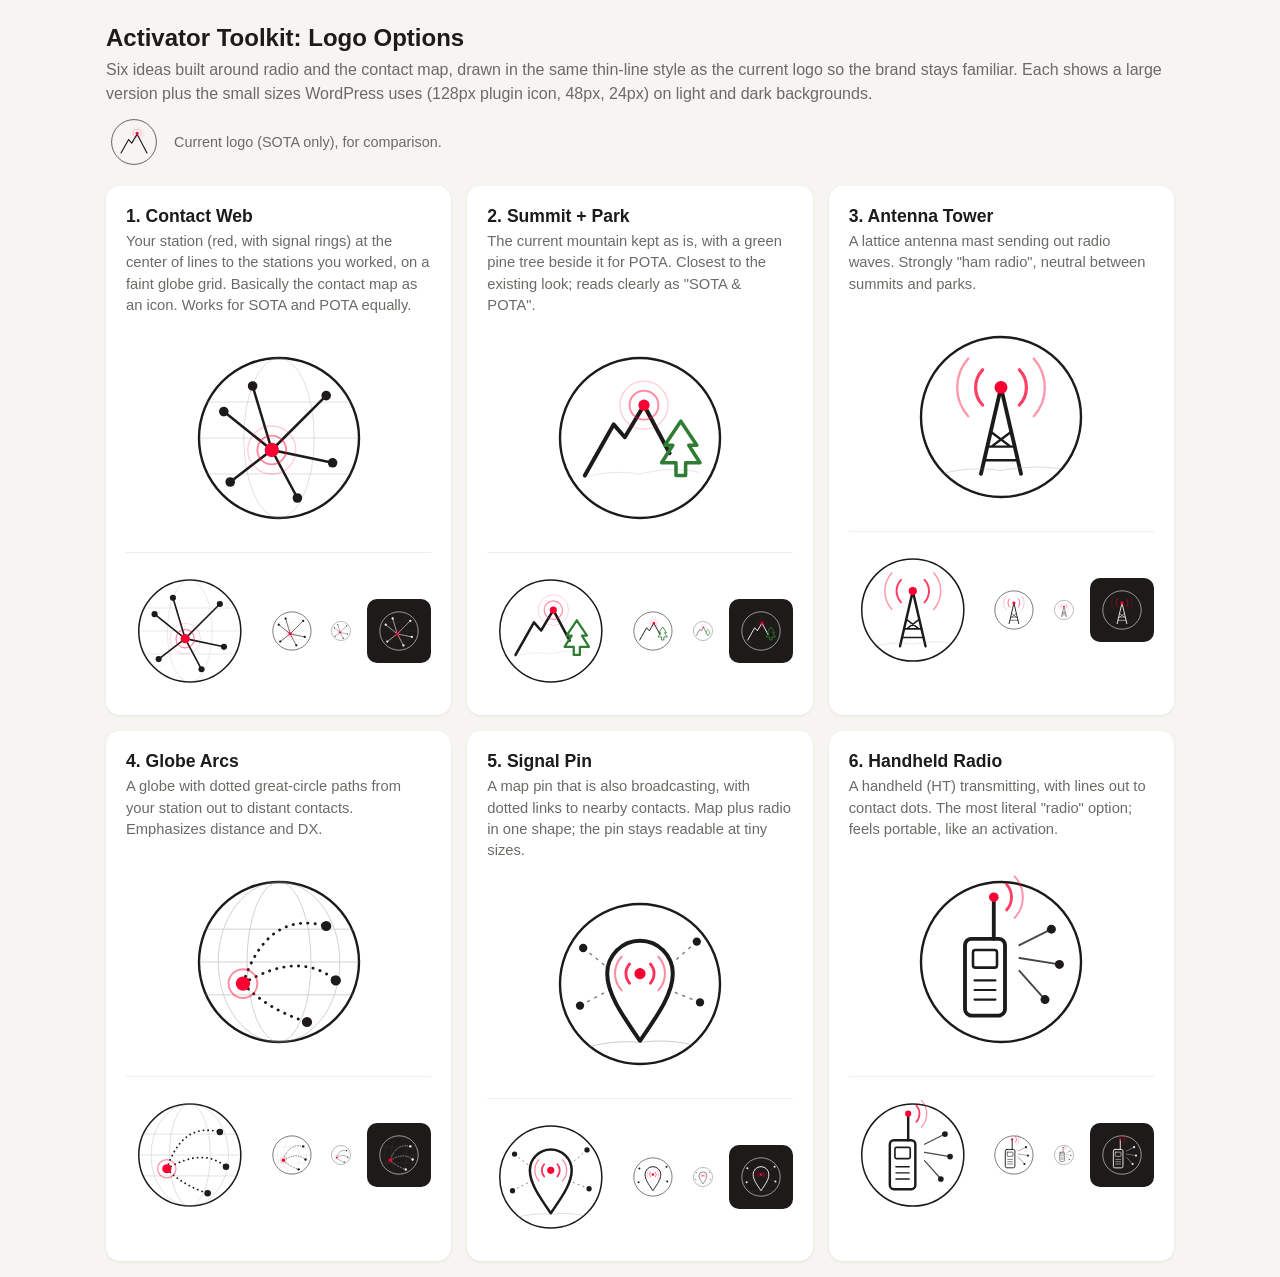
<file: artwork/logo-options/round1.html>
<!DOCTYPE html>
<html lang="en">
<head>
<meta charset="UTF-8">
<meta name="viewport" content="width=device-width, initial-scale=1">
<meta name="robots" content="noindex,nofollow">
<title>Logo Options</title>
<style>
  :root { --ink:#1c1b19; --red:#fb0032; --green:#2e7d32; --bg:#f6f5f2; --card:#fff; --muted:#6b6a66; }
  * { box-sizing:border-box; }
  body { margin:0; font-family:-apple-system, BlinkMacSystemFont, "Helvetica Neue", Arial, sans-serif; background:var(--bg); color:var(--ink); }
  header { padding:24px 16px 8px; max-width:1100px; margin:0 auto; }
  h1 { margin:0 0 6px; font-size:1.5rem; }
  header p { margin:0; color:var(--muted); line-height:1.5; }
  .grid { display:grid; grid-template-columns:repeat(auto-fill, minmax(300px, 1fr)); gap:16px; padding:16px; max-width:1100px; margin:0 auto; }
  .card { background:var(--card); border-radius:14px; padding:20px; box-shadow:0 1px 3px rgba(0,0,0,.08); }
  .card h2 { margin:0 0 4px; font-size:1.1rem; }
  .card p { margin:0 0 14px; color:var(--muted); font-size:.92rem; line-height:1.45; }
  .hero { display:flex; justify-content:center; padding:8px 0 14px; }
  .hero svg { width:200px; height:200px; }
  .sizes { display:flex; align-items:center; justify-content:center; gap:14px; border-top:1px solid #eee; padding-top:14px; }
  .sizes svg { display:block; }
  .dark { background:#1c1b19; border-radius:10px; padding:8px; }
  .dark svg { --ink:#f2f1ee; }
  .label { text-align:center; font-size:.75rem; color:var(--muted); margin-top:10px; }
  .current { max-width:1100px; margin:0 auto; padding:0 16px; display:flex; align-items:center; gap:12px; color:var(--muted); font-size:.9rem; }
  .current svg { width:56px; height:56px; flex:none; }
</style>
</head>
<body>

<svg width="0" height="0" style="position:absolute" aria-hidden="true">
  <defs>
    <!-- 1. Contact Web -->
    <symbol id="o1" viewBox="0 0 125 125">
      <circle cx="62.5" cy="62.5" r="50" fill="none" stroke="var(--ink)" stroke-width="1.5"/>
      <ellipse cx="62.5" cy="62.5" rx="22" ry="50" fill="none" stroke="#8c8a86" stroke-width=".5" opacity=".35"/>
      <path d="M12.5 62.5h100M17 40h91M17 85h91" fill="none" stroke="#8c8a86" stroke-width=".5" opacity=".35"/>
      <g stroke="var(--ink)" stroke-width="1.6" stroke-linecap="round" fill="none">
        <path d="M58 70L28 46M58 70L46 30M58 70L92 36M58 70L96 78M58 70L74 100M58 70L32 90"/>
      </g>
      <g fill="var(--ink)">
        <circle cx="28" cy="46" r="3"/><circle cx="46" cy="30" r="3"/><circle cx="92" cy="36" r="3"/>
        <circle cx="96" cy="78" r="3"/><circle cx="74" cy="100" r="3"/><circle cx="32" cy="90" r="3"/>
      </g>
      <circle cx="58" cy="70" r="15" fill="none" stroke="var(--red)" stroke-width=".8" opacity=".2"/>
      <circle cx="58" cy="70" r="9" fill="none" stroke="var(--red)" stroke-width="1.2" opacity=".45"/>
      <circle cx="58" cy="70" r="4.5" fill="var(--red)"/>
    </symbol>

    <!-- 2. Summit + Park -->
    <symbol id="o2" viewBox="0 0 125 125">
      <circle cx="62.5" cy="62.5" r="50" fill="none" stroke="var(--ink)" stroke-width="1.5"/>
      <path d="M25.5 88c11.33-4 23.67-5 37-3 13.33-3.33 25.67-3.67 37-1" fill="none" stroke="#8c8a86" stroke-width=".5" opacity=".25"/>
      <path d="M28 86l18-32 7 8 12-20 16 30" fill="none" stroke="var(--ink)" stroke-width="2.5" stroke-linecap="round" stroke-linejoin="round"/>
      <path d="M88 52l-10 15h5l-7 11h9v8h6v-8h9l-7-11h5z" fill="none" stroke="var(--green)" stroke-width="2.2" stroke-linejoin="round"/>
      <circle cx="65" cy="42" r="15" fill="none" stroke="var(--red)" stroke-width=".8" opacity=".2"/>
      <circle cx="65" cy="42" r="9" fill="none" stroke="var(--red)" stroke-width="1.2" opacity=".45"/>
      <circle cx="65" cy="42" r="3.5" fill="var(--red)"/>
    </symbol>

    <!-- 3. Antenna Tower -->
    <symbol id="o3" viewBox="0 0 125 125">
      <circle cx="62.5" cy="62.5" r="50" fill="none" stroke="var(--ink)" stroke-width="1.5"/>
      <g fill="none" stroke="var(--ink)" stroke-width="2.4" stroke-linecap="round" stroke-linejoin="round">
        <path d="M62.5 44L50 98M62.5 44L75 98"/>
        <path d="M54 81h17M52 89.5h21M56.5 72l12 9M68.5 72l-12 9" stroke-width="1.5"/>
      </g>
      <g fill="none" stroke="var(--red)" stroke-linecap="round">
        <path d="M51 33a16 16 0 0 0 0 22M74 33a16 16 0 0 1 0 22" stroke-width="2" opacity=".75"/>
        <path d="M42 26a27 27 0 0 0 0 36M83 26a27 27 0 0 1 0 36" stroke-width="1.5" opacity=".4"/>
      </g>
      <circle cx="62.5" cy="44" r="4" fill="var(--red)"/>
      <path d="M25.5 98c11.33-3 23.67-4 37-2 13.33-2.5 25.67-3 37-1" fill="none" stroke="#8c8a86" stroke-width=".5" opacity=".4"/>
    </symbol>

    <!-- 4. Globe Arcs -->
    <symbol id="o4" viewBox="0 0 125 125">
      <circle cx="62.5" cy="62.5" r="50" fill="none" stroke="var(--ink)" stroke-width="1.5"/>
      <g fill="none" stroke="#8c8a86" stroke-width=".6" opacity=".4">
        <ellipse cx="62.5" cy="62.5" rx="20" ry="50"/>
        <ellipse cx="62.5" cy="62.5" rx="38" ry="50"/>
        <path d="M12.5 62.5h100M16 42h93M16 83h93"/>
      </g>
      <g fill="none" stroke="var(--ink)" stroke-width="1.8" stroke-linecap="round" stroke-dasharray="0.1 4.5">
        <path d="M40 76Q55 30 92 40"/>
        <path d="M40 76Q75 55 98 74"/>
        <path d="M40 76Q55 92 80 100"/>
      </g>
      <g fill="var(--ink)">
        <circle cx="92" cy="40" r="3.2"/><circle cx="98" cy="74" r="3.2"/><circle cx="80" cy="100" r="3.2"/>
      </g>
      <circle cx="40" cy="76" r="9" fill="none" stroke="var(--red)" stroke-width="1.2" opacity=".45"/>
      <circle cx="40" cy="76" r="4.5" fill="var(--red)"/>
    </symbol>

    <!-- 5. Signal Pin -->
    <symbol id="o5" viewBox="0 0 125 125">
      <circle cx="62.5" cy="62.5" r="50" fill="none" stroke="var(--ink)" stroke-width="1.5"/>
      <path d="M62.5 98C50 80 42 68 42 56a20.5 20.5 0 0 1 41 0c0 12-8 24-20.5 42z" fill="none" stroke="var(--ink)" stroke-width="2.5" stroke-linejoin="round"/>
      <circle cx="62.5" cy="56" r="3.5" fill="var(--red)"/>
      <g fill="none" stroke="var(--red)" stroke-linecap="round">
        <path d="M56 50a9 9 0 0 0 0 12M69 50a9 9 0 0 1 0 12" stroke-width="1.8" opacity=".8"/>
        <path d="M51 45.5a15.5 15.5 0 0 0 0 21M74 45.5a15.5 15.5 0 0 1 0 21" stroke-width="1.3" opacity=".45"/>
      </g>
      <path d="M30 102c10-3 22-4 32.5-3 11-1.5 22-1 32.5 1.5" fill="none" stroke="#8c8a86" stroke-width=".6" opacity=".45"/>
      <g fill="var(--ink)"><circle cx="27" cy="40" r="2.6"/><circle cx="98" cy="36" r="2.6"/><circle cx="100" cy="74" r="2.6"/><circle cx="25" cy="76" r="2.6"/></g>
      <g stroke="var(--ink)" stroke-width=".9" stroke-dasharray="2 3" opacity=".55"><path d="M27 40L42 52M98 36L82 50M100 74L80 66M25 76L44 66"/></g>
    </symbol>

    <!-- 6. Handheld Radio -->
    <symbol id="o6" viewBox="0 0 125 125">
      <circle cx="62.5" cy="62.5" r="50" fill="none" stroke="var(--ink)" stroke-width="1.5"/>
      <g fill="none" stroke="var(--ink)" stroke-width="2.4" stroke-linejoin="round" stroke-linecap="round">
        <rect x="40" y="48" width="25" height="48" rx="4"/>
        <path d="M58 48V22"/>
        <rect x="45" y="55" width="15" height="11" rx="1.5" stroke-width="1.6"/>
        <path d="M46 74h13M46 80h13M46 86h13" stroke-width="1.4"/>
      </g>
      <circle cx="58" cy="22" r="3" fill="var(--red)"/>
      <g fill="none" stroke="var(--red)" stroke-linecap="round">
        <path d="M66 14a12 12 0 0 1 0 16" stroke-width="1.8" opacity=".75"/>
        <path d="M71 9a19 19 0 0 1 0 26" stroke-width="1.3" opacity=".4"/>
      </g>
      <g stroke="var(--ink)" stroke-width="1.2" stroke-linecap="round" opacity=".8">
        <path d="M74 52L94 42M74 60L99 64M74 68L90 86"/>
      </g>
      <g fill="var(--ink)"><circle cx="94" cy="42" r="2.8"/><circle cx="99" cy="64" r="2.8"/><circle cx="90" cy="86" r="2.8"/></g>
    </symbol>

    <!-- Current logo for reference -->
    <symbol id="cur" viewBox="0 0 125 125">
      <circle cx="62.5" cy="62.5" r="50" fill="none" stroke="var(--ink)" stroke-width="1.5"/>
      <path d="M33.5 87l17-30 7 8 12-20 22 42" fill="none" stroke="var(--ink)" stroke-width="2.5" stroke-linecap="round" stroke-linejoin="round"/>
      <circle cx="69.5" cy="43" r="3.5" fill="var(--red)"/>
      <circle cx="69.5" cy="43" r="9" fill="none" stroke="var(--red)" stroke-width="1.2" opacity=".45"/>
      <circle cx="69.5" cy="43" r="15" fill="none" stroke="var(--red)" stroke-width=".8" opacity=".2"/>
    </symbol>
  </defs>
</svg>

<header>
  <h1>Activator Toolkit: Logo Options</h1>
  <p>Six ideas built around radio and the contact map, drawn in the same thin-line style as the current logo so the brand stays familiar. Each shows a large version plus the small sizes WordPress uses (128px plugin icon, 48px, 24px) on light and dark backgrounds.</p>
</header>
<div class="current"><svg><use href="#cur"/></svg><span>Current logo (SOTA only), for comparison.</span></div>

<main class="grid">
  <section class="card">
    <h2>1. Contact Web</h2>
    <p>Your station (red, with signal rings) at the center of lines to the stations you worked, on a faint globe grid. Basically the contact map as an icon. Works for SOTA and POTA equally.</p>
    <div class="hero"><svg><use href="#o1"/></svg></div>
    <div class="sizes"><svg width="128" height="128"><use href="#o1"/></svg><svg width="48" height="48"><use href="#o1"/></svg><svg width="24" height="24"><use href="#o1"/></svg><div class="dark"><svg width="48" height="48"><use href="#o1"/></svg></div></div>
  </section>

  <section class="card">
    <h2>2. Summit + Park</h2>
    <p>The current mountain kept as is, with a green pine tree beside it for POTA. Closest to the existing look; reads clearly as "SOTA &amp; POTA".</p>
    <div class="hero"><svg><use href="#o2"/></svg></div>
    <div class="sizes"><svg width="128" height="128"><use href="#o2"/></svg><svg width="48" height="48"><use href="#o2"/></svg><svg width="24" height="24"><use href="#o2"/></svg><div class="dark"><svg width="48" height="48"><use href="#o2"/></svg></div></div>
  </section>

  <section class="card">
    <h2>3. Antenna Tower</h2>
    <p>A lattice antenna mast sending out radio waves. Strongly "ham radio", neutral between summits and parks.</p>
    <div class="hero"><svg><use href="#o3"/></svg></div>
    <div class="sizes"><svg width="128" height="128"><use href="#o3"/></svg><svg width="48" height="48"><use href="#o3"/></svg><svg width="24" height="24"><use href="#o3"/></svg><div class="dark"><svg width="48" height="48"><use href="#o3"/></svg></div></div>
  </section>

  <section class="card">
    <h2>4. Globe Arcs</h2>
    <p>A globe with dotted great-circle paths from your station out to distant contacts. Emphasizes distance and DX.</p>
    <div class="hero"><svg><use href="#o4"/></svg></div>
    <div class="sizes"><svg width="128" height="128"><use href="#o4"/></svg><svg width="48" height="48"><use href="#o4"/></svg><svg width="24" height="24"><use href="#o4"/></svg><div class="dark"><svg width="48" height="48"><use href="#o4"/></svg></div></div>
  </section>

  <section class="card">
    <h2>5. Signal Pin</h2>
    <p>A map pin that is also broadcasting, with dotted links to nearby contacts. Map plus radio in one shape; the pin stays readable at tiny sizes.</p>
    <div class="hero"><svg><use href="#o5"/></svg></div>
    <div class="sizes"><svg width="128" height="128"><use href="#o5"/></svg><svg width="48" height="48"><use href="#o5"/></svg><svg width="24" height="24"><use href="#o5"/></svg><div class="dark"><svg width="48" height="48"><use href="#o5"/></svg></div></div>
  </section>

  <section class="card">
    <h2>6. Handheld Radio</h2>
    <p>A handheld (HT) transmitting, with lines out to contact dots. The most literal "radio" option; feels portable, like an activation.</p>
    <div class="hero"><svg><use href="#o6"/></svg></div>
    <div class="sizes"><svg width="128" height="128"><use href="#o6"/></svg><svg width="48" height="48"><use href="#o6"/></svg><svg width="24" height="24"><use href="#o6"/></svg><div class="dark"><svg width="48" height="48"><use href="#o6"/></svg></div></div>
  </section>
</main>
</body>
</html>
</file>
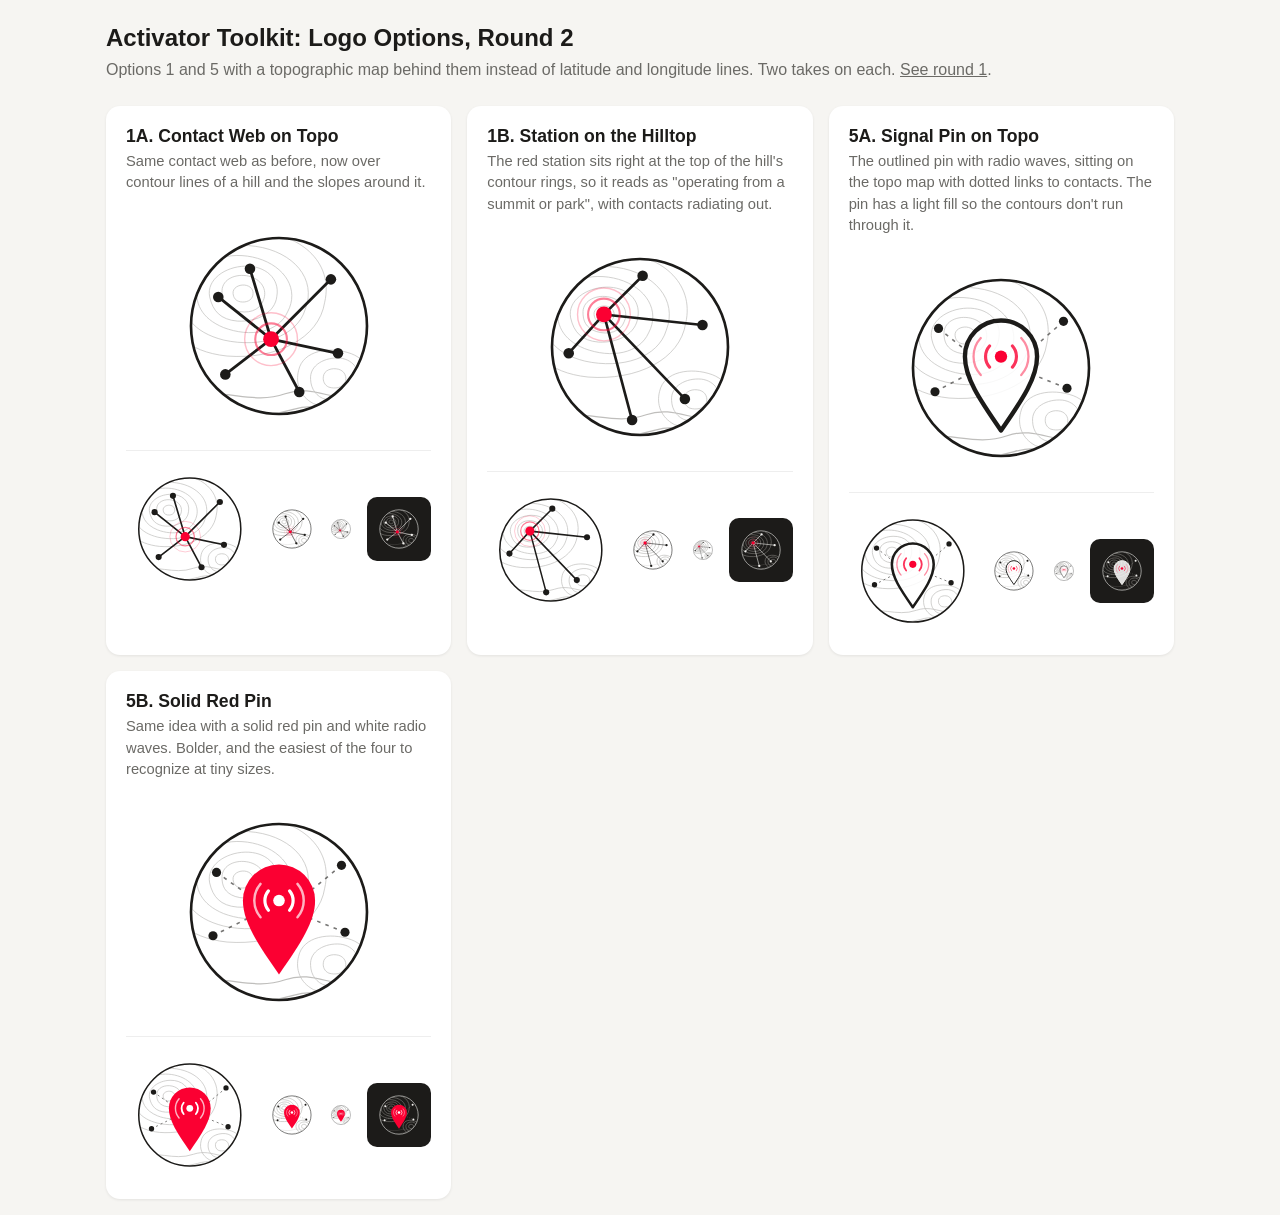
<file: artwork/logo-options/round2.html>
<!DOCTYPE html>
<html lang="en">
<head>
<meta charset="UTF-8">
<meta name="viewport" content="width=device-width, initial-scale=1">
<meta name="robots" content="noindex,nofollow">
<title>Logo Options</title>
<style>
  :root { --ink:#1c1b19; --red:#fb0032; --topo:#8c8a86; --bg:#f6f5f2; --card:#fff; --muted:#6b6a66; }
  * { box-sizing:border-box; }
  body { margin:0; font-family:-apple-system, BlinkMacSystemFont, "Helvetica Neue", Arial, sans-serif; background:var(--bg); color:var(--ink); }
  header { padding:24px 16px 8px; max-width:1100px; margin:0 auto; }
  h1 { margin:0 0 6px; font-size:1.5rem; }
  header p { margin:0; color:var(--muted); line-height:1.5; }
  header a { color:var(--muted); }
  .grid { display:grid; grid-template-columns:repeat(auto-fill, minmax(300px, 1fr)); gap:16px; padding:16px; max-width:1100px; margin:0 auto; }
  .card { background:var(--card); border-radius:14px; padding:20px; box-shadow:0 1px 3px rgba(0,0,0,.08); }
  .card h2 { margin:0 0 4px; font-size:1.1rem; }
  .card p { margin:0 0 14px; color:var(--muted); font-size:.92rem; line-height:1.45; }
  .hero { display:flex; justify-content:center; padding:8px 0 14px; }
  .hero svg { width:220px; height:220px; }
  .sizes { display:flex; align-items:center; justify-content:center; gap:14px; border-top:1px solid #eee; padding-top:14px; }
  .sizes svg { display:block; }
  .dark { background:#1c1b19; border-radius:10px; padding:8px; }
  .dark svg { --ink:#f2f1ee; --topo:#b9b6b0; }
</style>
</head>
<body>

<svg width="0" height="0" style="position:absolute" aria-hidden="true">
  <defs>
    <clipPath id="disc"><circle cx="62.5" cy="62.5" r="49.2"/></clipPath>

    <!-- One organic contour ring, centered on 0,0; scaled copies make a hill -->
    <path id="ring" vector-effect="non-scaling-stroke" d="M-20 0C-21-11-9-18 3-17 15-16 23-7 20 4 18 14 7 19-5 17-15 15-19 9-20 0Z"/>
    <path id="ring2" vector-effect="non-scaling-stroke" d="M-18-2C-17-13-4-17 7-14 17-11 21-1 17 8 13 16 1 18-9 15-16 12-19 5-18-2Z"/>

    <!-- Topo map: two hills plus a few contours running off the edge -->
    <g id="topo" clip-path="url(#disc)" fill="none" stroke="var(--topo)" stroke-width=".7" vector-effect="non-scaling-stroke">
      <g transform="translate(42 44)">
        <use href="#ring" transform="scale(.28)" vector-effect="non-scaling-stroke"/>
        <use href="#ring" transform="rotate(8) scale(.6)"/>
        <use href="#ring" transform="rotate(-6) scale(.95 .9)"/>
        <use href="#ring" transform="rotate(12) scale(1.35 1.25)"/>
        <use href="#ring" transform="rotate(4) scale(1.8 1.6)"/>
        <use href="#ring" transform="rotate(-4) scale(2.3 2.05)"/>
      </g>
      <g transform="translate(94 92)">
        <use href="#ring2" transform="scale(.35)"/>
        <use href="#ring2" transform="rotate(-10) scale(.75)"/>
        <use href="#ring2" transform="rotate(6) scale(1.15 1.05)"/>
      </g>
      <path d="M8 104C30 96 46 108 66 101S98 112 120 98"/>
      <path d="M4 114C28 106 48 117 70 110S102 120 124 108"/>
      <path d="M96 4C102 20 116 26 122 42"/>
      <path d="M84 2C90 22 108 32 118 54"/>
    </g>

    <!-- 1A. Contact Web on topo -->
    <symbol id="w" viewBox="0 0 125 125">
      <g opacity=".55"><use href="#topo"/></g>
      <circle cx="62.5" cy="62.5" r="50" fill="none" stroke="var(--ink)" stroke-width="1.5"/>
      <g stroke="var(--ink)" stroke-width="1.6" stroke-linecap="round" fill="none">
        <path d="M58 70L28 46M58 70L46 30M58 70L92 36M58 70L96 78M58 70L74 100M58 70L32 90"/>
      </g>
      <g fill="var(--ink)">
        <circle cx="28" cy="46" r="3"/><circle cx="46" cy="30" r="3"/><circle cx="92" cy="36" r="3"/>
        <circle cx="96" cy="78" r="3"/><circle cx="74" cy="100" r="3"/><circle cx="32" cy="90" r="3"/>
      </g>
      <circle cx="58" cy="70" r="15" fill="none" stroke="var(--red)" stroke-width=".8" opacity=".25"/>
      <circle cx="58" cy="70" r="9" fill="none" stroke="var(--red)" stroke-width="1.2" opacity=".5"/>
      <circle cx="58" cy="70" r="4.5" fill="var(--red)"/>
    </symbol>

    <!-- 1B. Contact Web, station on the hilltop -->
    <symbol id="w2" viewBox="0 0 125 125">
      <g opacity=".55"><use href="#topo"/></g>
      <circle cx="62.5" cy="62.5" r="50" fill="none" stroke="var(--ink)" stroke-width="1.5"/>
      <g stroke="var(--ink)" stroke-width="1.5" stroke-linecap="round" fill="none">
        <path d="M42 44L22 66M42 44L64 22M42 44L98 50M42 44L88 92M42 44L58 104"/>
      </g>
      <g fill="var(--ink)">
        <circle cx="22" cy="66" r="3"/><circle cx="64" cy="22" r="3"/><circle cx="98" cy="50" r="3"/>
        <circle cx="88" cy="92" r="3"/><circle cx="58" cy="104" r="3"/>
      </g>
      <circle cx="42" cy="44" r="15" fill="none" stroke="var(--red)" stroke-width=".8" opacity=".25"/>
      <circle cx="42" cy="44" r="9" fill="none" stroke="var(--red)" stroke-width="1.2" opacity=".5"/>
      <circle cx="42" cy="44" r="4.5" fill="var(--red)"/>
    </symbol>

    <!-- 5A. Signal Pin on topo -->
    <symbol id="p" viewBox="0 0 125 125">
      <g opacity=".55"><use href="#topo"/></g>
      <circle cx="62.5" cy="62.5" r="50" fill="none" stroke="var(--ink)" stroke-width="1.5"/>
      <g stroke="var(--ink)" stroke-width=".9" stroke-dasharray="2 3" opacity=".6"><path d="M27 40L42 52M98 36L82 50M100 74L80 66M25 76L44 66"/></g>
      <g fill="var(--ink)"><circle cx="27" cy="40" r="2.6"/><circle cx="98" cy="36" r="2.6"/><circle cx="100" cy="74" r="2.6"/><circle cx="25" cy="76" r="2.6"/></g>
      <path d="M62.5 98C50 80 42 68 42 56a20.5 20.5 0 0 1 41 0c0 12-8 24-20.5 42z" fill="var(--card, #fff)" fill-opacity=".85" stroke="var(--ink)" stroke-width="2.5" stroke-linejoin="round"/>
      <circle cx="62.5" cy="56" r="3.5" fill="var(--red)"/>
      <g fill="none" stroke="var(--red)" stroke-linecap="round">
        <path d="M56 50a9 9 0 0 0 0 12M69 50a9 9 0 0 1 0 12" stroke-width="1.8" opacity=".8"/>
        <path d="M51 45.5a15.5 15.5 0 0 0 0 21M74 45.5a15.5 15.5 0 0 1 0 21" stroke-width="1.3" opacity=".45"/>
      </g>
    </symbol>

    <!-- 5B. Signal Pin, solid red pin -->
    <symbol id="p2" viewBox="0 0 125 125">
      <g opacity=".55"><use href="#topo"/></g>
      <circle cx="62.5" cy="62.5" r="50" fill="none" stroke="var(--ink)" stroke-width="1.5"/>
      <g stroke="var(--ink)" stroke-width=".9" stroke-dasharray="2 3" opacity=".6"><path d="M27 40L44 52M98 36L81 50M100 74L80 66M25 76L45 66"/></g>
      <g fill="var(--ink)"><circle cx="27" cy="40" r="2.6"/><circle cx="98" cy="36" r="2.6"/><circle cx="100" cy="74" r="2.6"/><circle cx="25" cy="76" r="2.6"/></g>
      <path d="M62.5 98C50 80 42 68 42 56a20.5 20.5 0 0 1 41 0c0 12-8 24-20.5 42z" fill="var(--red)"/>
      <circle cx="62.5" cy="56" r="3.3" fill="#fff"/>
      <g fill="none" stroke="#fff" stroke-linecap="round">
        <path d="M56.5 50.5a8.5 8.5 0 0 0 0 11M68.5 50.5a8.5 8.5 0 0 1 0 11" stroke-width="1.8"/>
        <path d="M52 46.5a14.5 14.5 0 0 0 0 19M73 46.5a14.5 14.5 0 0 1 0 19" stroke-width="1.4" opacity=".7"/>
      </g>
    </symbol>
  </defs>
</svg>

<header>
  <h1>Activator Toolkit: Logo Options, Round 2</h1>
  <p>Options 1 and 5 with a topographic map behind them instead of latitude and longitude lines. Two takes on each. <a href="round1.html">See round 1</a>.</p>
</header>

<main class="grid">
  <section class="card">
    <h2>1A. Contact Web on Topo</h2>
    <p>Same contact web as before, now over contour lines of a hill and the slopes around it.</p>
    <div class="hero"><svg><use href="#w"/></svg></div>
    <div class="sizes"><svg width="128" height="128"><use href="#w"/></svg><svg width="48" height="48"><use href="#w"/></svg><svg width="24" height="24"><use href="#w"/></svg><div class="dark"><svg width="48" height="48"><use href="#w"/></svg></div></div>
  </section>

  <section class="card">
    <h2>1B. Station on the Hilltop</h2>
    <p>The red station sits right at the top of the hill's contour rings, so it reads as "operating from a summit or park", with contacts radiating out.</p>
    <div class="hero"><svg><use href="#w2"/></svg></div>
    <div class="sizes"><svg width="128" height="128"><use href="#w2"/></svg><svg width="48" height="48"><use href="#w2"/></svg><svg width="24" height="24"><use href="#w2"/></svg><div class="dark"><svg width="48" height="48"><use href="#w2"/></svg></div></div>
  </section>

  <section class="card">
    <h2>5A. Signal Pin on Topo</h2>
    <p>The outlined pin with radio waves, sitting on the topo map with dotted links to contacts. The pin has a light fill so the contours don't run through it.</p>
    <div class="hero"><svg><use href="#p"/></svg></div>
    <div class="sizes"><svg width="128" height="128"><use href="#p"/></svg><svg width="48" height="48"><use href="#p"/></svg><svg width="24" height="24"><use href="#p"/></svg><div class="dark"><svg width="48" height="48"><use href="#p"/></svg></div></div>
  </section>

  <section class="card">
    <h2>5B. Solid Red Pin</h2>
    <p>Same idea with a solid red pin and white radio waves. Bolder, and the easiest of the four to recognize at tiny sizes.</p>
    <div class="hero"><svg><use href="#p2"/></svg></div>
    <div class="sizes"><svg width="128" height="128"><use href="#p2"/></svg><svg width="48" height="48"><use href="#p2"/></svg><svg width="24" height="24"><use href="#p2"/></svg><div class="dark"><svg width="48" height="48"><use href="#p2"/></svg></div></div>
  </section>
</main>
</body>
</html>
</file>
